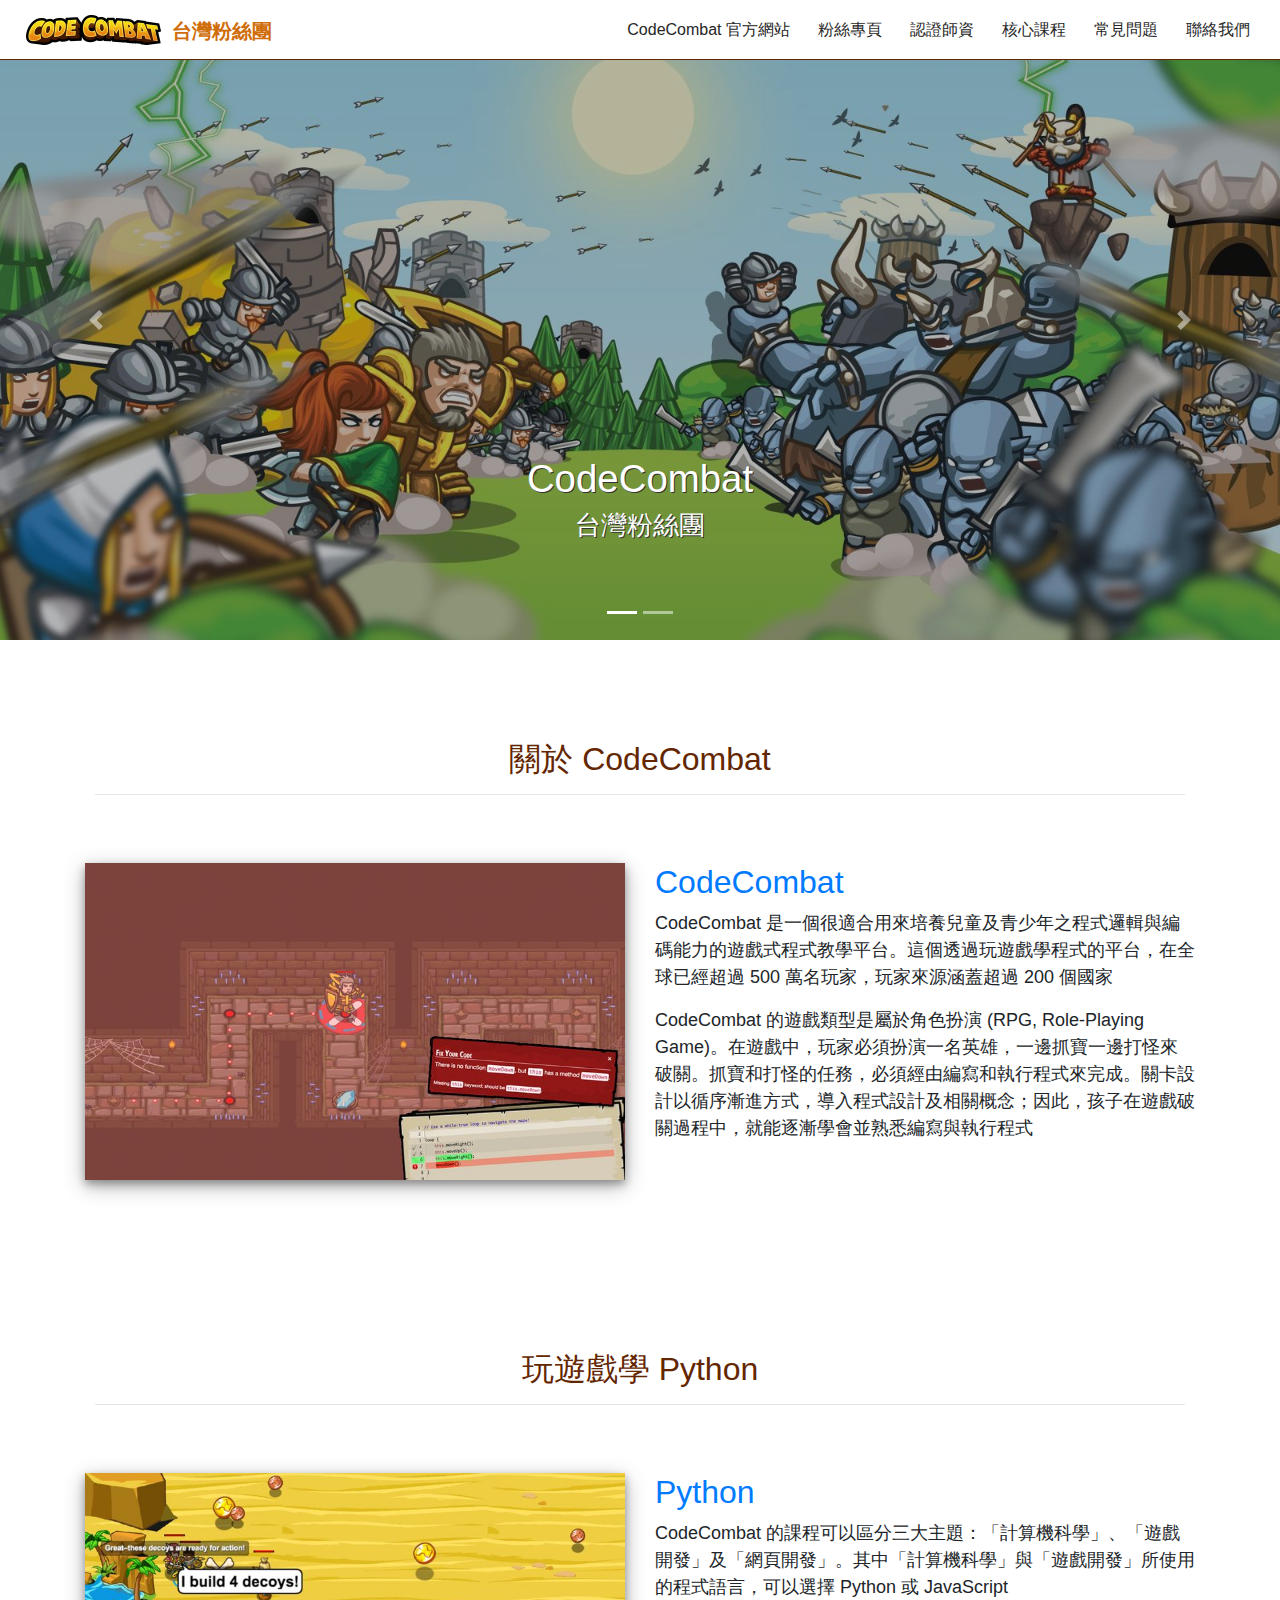
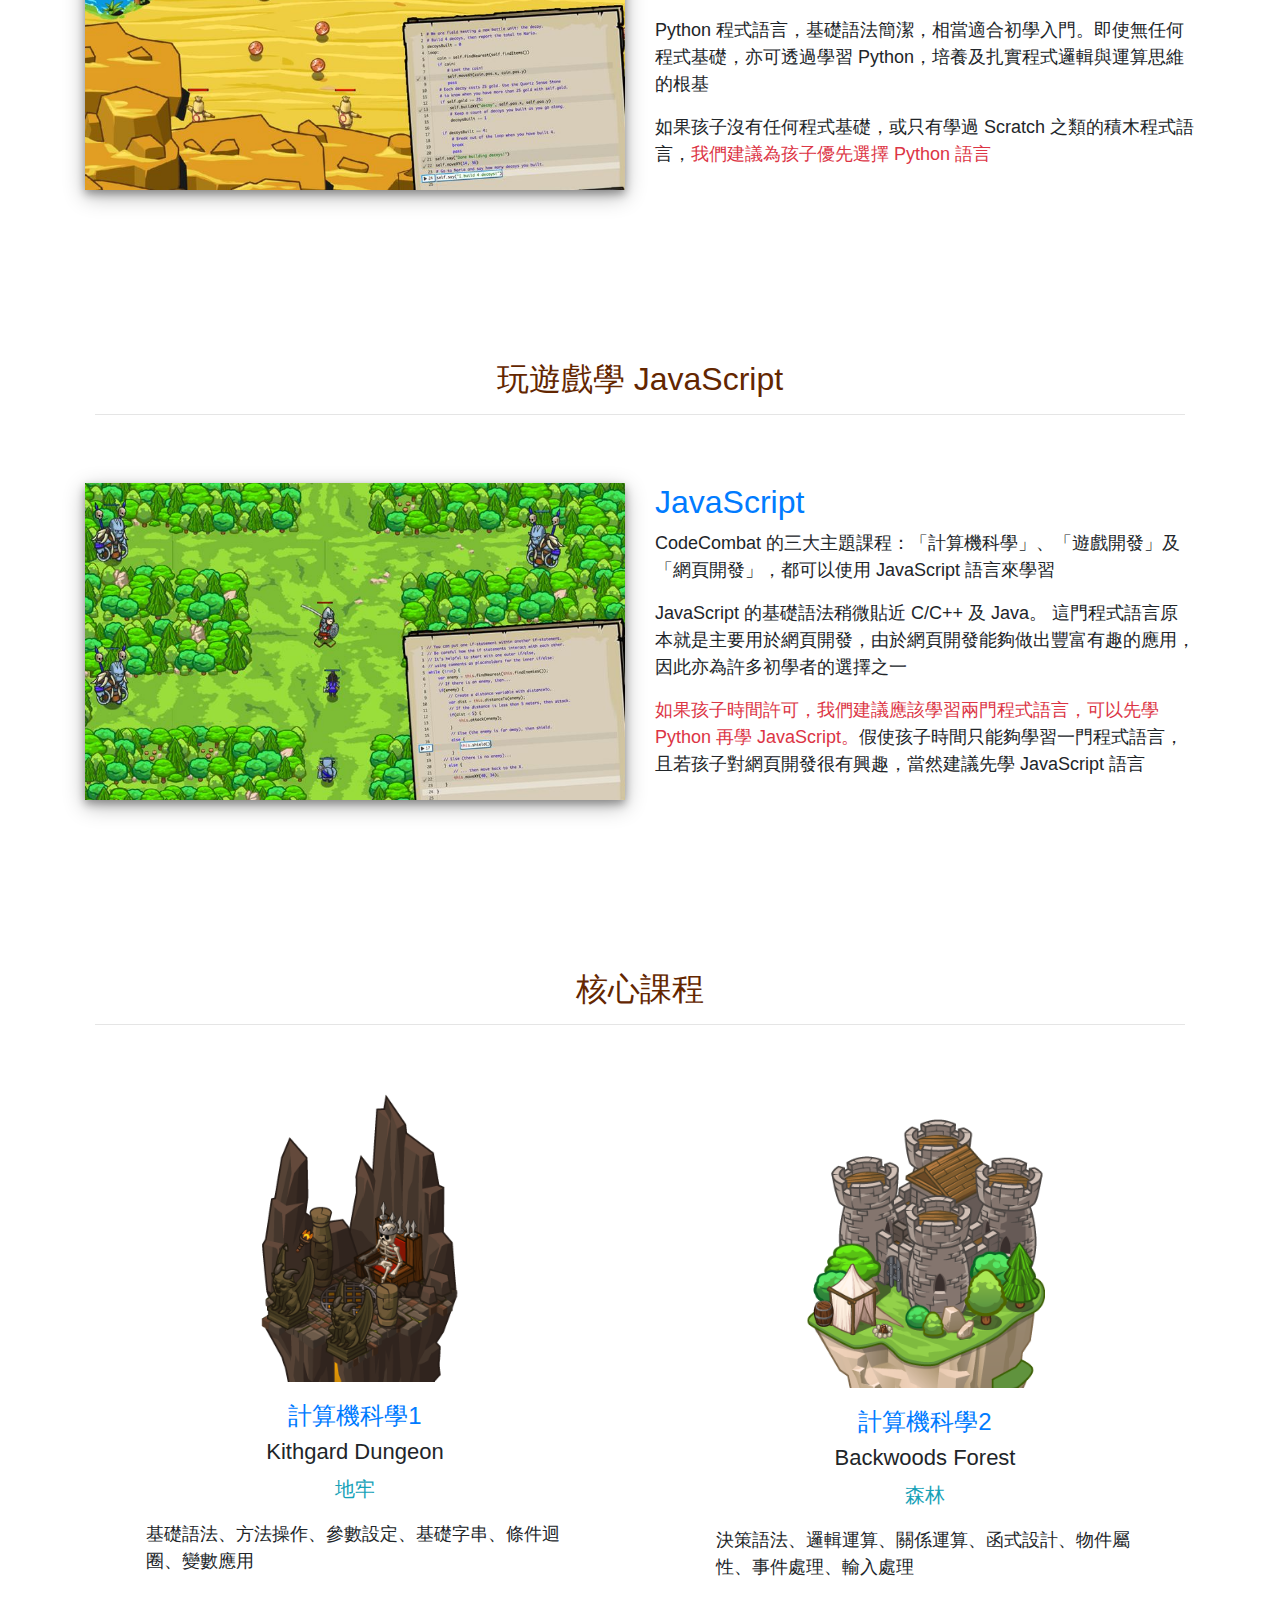
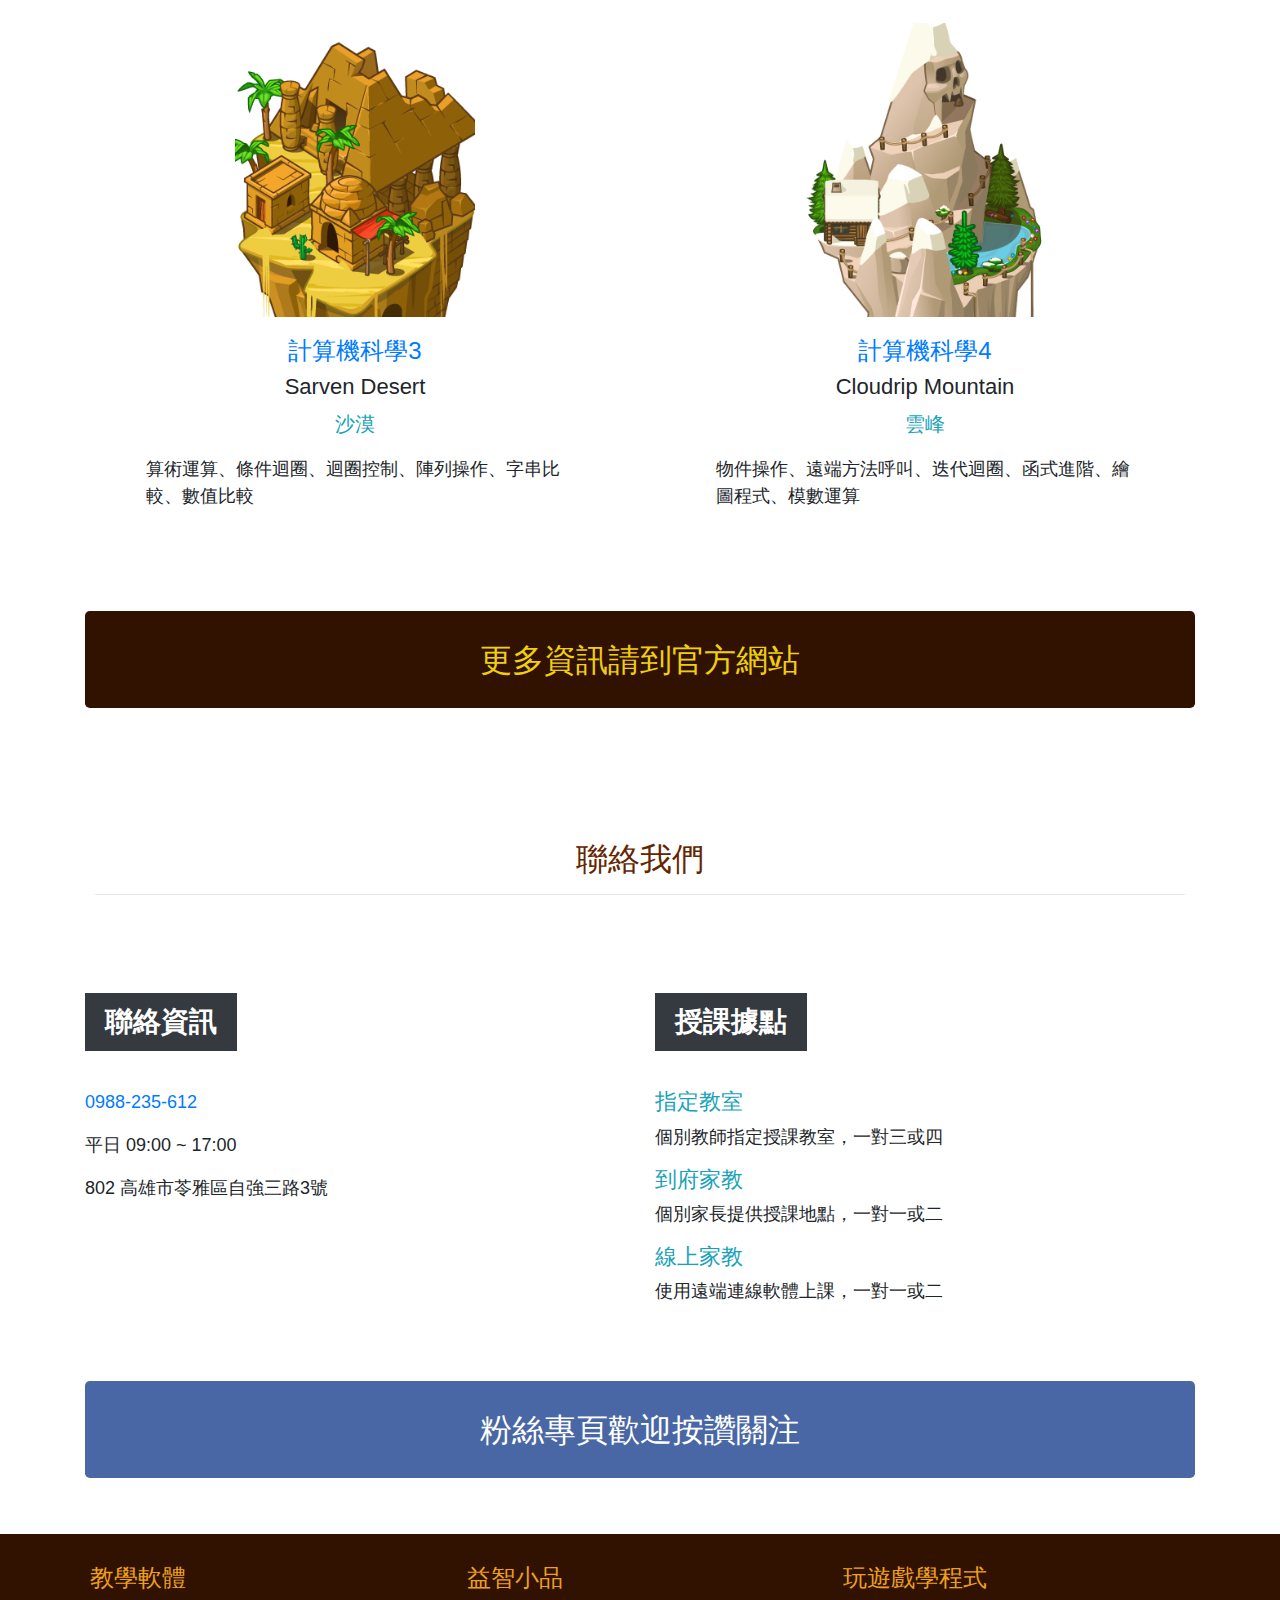
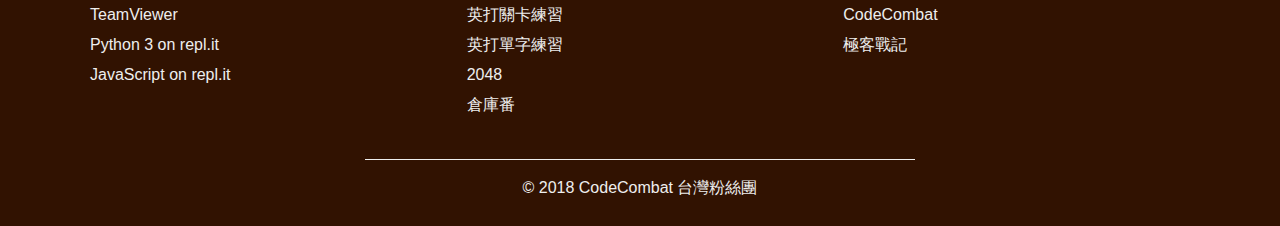
<file: index.html>
<!DOCTYPE html>
<html lang="zh-Hant-TW">
<head>
  <meta charset="utf-8">
  <meta http-equiv="X-UA-Compatible" content="IE=edge">
  <meta name="viewport" content="width=device-width, initial-scale=1, user-scalable=no, minimum-scale=1, maximum-scale=1">
  <meta name="description" content="我們是 CodeCombat 台灣粉絲團。CodeCombat 是很適合培養兒童及青少年之程式邏輯與編碼能力的遊戲式程式教學平台。全球已超過 500 萬名玩家，涵蓋超過 200 個國家。歡迎您關注台灣的推廣訊息。">
  <meta name="google-site-verification" content="gc55B97Nv00IFYkwyjotRPATzYPSrCc2AAcSk-oW4Vc" />
  <meta name="author" content="CodeCombat Taiwan">
  <title>CodeCombat 台灣粉絲團 - 培養兒童及青少年之程式邏輯與編碼能力的遊戲式程式教學平台</title>
  <link rel="shortcut icon" href="/favicon.png">
  <link rel="apple-touch-icon" href="/img/apple-touch-icon.png">
  <link rel="stylesheet" href="/css/bootstrap.min.css">
  <link rel="stylesheet" href="https://use.fontawesome.com/releases/v5.5.0/css/all.css" integrity="sha384-B4dIYHKNBt8Bc12p+WXckhzcICo0wtJAoU8YZTY5qE0Id1GSseTk6S+L3BlXeVIU" crossorigin="anonymous">
  <link rel="stylesheet" href="https://fonts.googleapis.com/css?family=Days+One">
  <link rel="stylesheet" href="/css/main.css?1901161147">
  <link rel="canonical" href="https://codecombat.tw/">
</head>

<body>
  <div id="preloader">
    <div id="status">&nbsp;</div>
  </div>
  
  <nav class="navbar navbar-expand-md fixed-top navbar-main">
    <button class="navbar-toggler navbar-toggler-right" type="button" data-toggle="collapse" data-target="#home-menu" aria-controls="home-menu" aria-expanded="false" aria-label="Toggle navigation">
      <span class="navbar-toggler-icon"></span>
    </button>
    <a class="navbar-brand" href="/"><img src="/img/logo.png" class="img-logo"> <span>台灣粉絲團</span></a>

    <div class="collapse navbar-collapse" id="home-menu">
      <ul class="navbar-nav ml-auto">
        <li class="nav-item"><a class="nav-link" href="https://codecombat.com/" target="_blank" rel="noopener noreferrer">CodeCombat 官方網站</a></li>
        <li class="nav-item"><a class="nav-link" href="https://www.facebook.com/codecombat.tw" target="_blank" rel="noopener noreferrer">粉絲專頁</a></li>
        <li class="nav-item"><a class="nav-link" href="/tutors">認證師資</a></li>
        <li class="nav-item"><a class="nav-link" href="#courses">核心課程</a></li>
        <li class="nav-item"><a class="nav-link" href="/faq">常見問題</a></li>
        <li class="nav-item"><a class="nav-link" href="#contactus">聯絡我們</a></li>
      </ul>
    </div>
  </nav>
  
  <h1 class="d-none">CodeCombat 台灣粉絲團</h1>
  <div id="po-carousel" class="carousel slide" data-ride="carousel">
    <div class="carousel-inner">
      
      <ol class="carousel-indicators">
        <li data-target="#po-carousel" data-slide-to="0" class="active"></li>
        <li data-target="#po-carousel" data-slide-to="1"></li>
      </ol>
      
      <div class="carousel-item active">
        <div class="slide-1">
          <div class="overlay"></div>
        </div>
        <img class="first-slide" src="/img/slide1.jpg" alt="Slide 1">
        <div class="container">
          <div class="carousel-caption">
            <h2>CodeCombat</h2>
            <h3>台灣粉絲團</h3>
          </div>
        </div>
      </div>
      <div class="carousel-item">
        <div class="slide-2">
          <div class="overlay"></div>
        </div>
        <img class="second-slide" src="/img/slide2.jpg" alt="Slide 2">
        <div class="container">
          <div class="carousel-caption">
            <h2>玩遊戲學程式</h2>
            <h3>從抓寶打怪開始</h3>
          </div>
        </div>
      </div>
    </div>
    <a class="carousel-control-prev" href="#po-carousel" role="button" data-slide="prev">
      <span class="carousel-control-prev-icon" aria-hidden="true"></span>
      <span class="sr-only">Prev</span>
    </a>
    <a class="carousel-control-next" href="#po-carousel" role="button" data-slide="next">
      <span class="carousel-control-next-icon" aria-hidden="true"></span>
      <span class="sr-only">Next</span>
    </a>
  </div>

  <div class="container">
    <div class="section-id" id="intro"></div>
    <div class="jumbotron jumbotron-section">
      <h2 class="texti-main">關於 CodeCombat</h2>
      <hr>
    </div>
    <section class="po-section">
      <div class="row">
          <div class="col-lg-6">
            <img src="/img/dungeon.jpg" alt="Dungeon" class="img-fluid">
          </div>
          <div class="col-lg-6">
            <h2 class="text-primary">CodeCombat</h2>
            <p>CodeCombat 是一個很適合用來培養兒童及青少年之程式邏輯與編碼能力的遊戲式程式教學平台。這個透過玩遊戲學程式的平台，在全球已經超過 500 萬名玩家，玩家來源涵蓋超過 200 個國家</p>
            <p>CodeCombat 的遊戲類型是屬於角色扮演 (RPG, Role-Playing Game)。在遊戲中，玩家必須扮演一名英雄，一邊抓寶一邊打怪來破關。抓寶和打怪的任務，必須經由編寫和執行程式來完成。關卡設計以循序漸進方式，導入程式設計及相關概念；因此，孩子在遊戲破關過程中，就能逐漸學會並熟悉編寫與執行程式</p>
          </div>
      </div>
    </section>
  </div>

  <div class="container">
    <div class="section-id" id="learnpy"></div>
    <div class="jumbotron jumbotron-section">
      <h2 class="texti-main">玩遊戲學 Python</h2>
      <hr>
    </div>
    <section class="po-section">
      <div class="row">
          <div class="col-lg-6">
            <img src="/img/desert.jpg" alt="Desert" class="img-fluid">
          </div>
          <div class="col-lg-6">
            <h2 class="text-primary">Python</h2>
            <p>CodeCombat 的課程可以區分三大主題：「計算機科學」、「遊戲開發」及「網頁開發」。其中「計算機科學」與「遊戲開發」所使用的程式語言，可以選擇 Python 或 JavaScript</p>
            <p>Python 程式語言，基礎語法簡潔，相當適合初學入門。即使無任何程式基礎，亦可透過學習 Python，培養及扎實程式邏輯與運算思維的根基</p>
            <p>如果孩子沒有任何程式基礎，或只有學過 Scratch 之類的積木程式語言，<span class="text-danger">我們建議為孩子優先選擇 Python 語言</span></p>
          </div>
      </div>
    </section>
  </div>

  <div class="container">
    <div class="section-id" id="learnjs"></div>
    <div class="jumbotron jumbotron-section">
      <h2 class="texti-main">玩遊戲學 JavaScript</h2>
      <hr>
    </div>
    <section class="po-section">
      <div class="row">
        <div class="col-lg-6">
          <img src="/img/forest.jpg" alt="Forest" class="img-fluid">
        </div>
        <div class="col-lg-6">
          <h2 class="text-primary">JavaScript</h2>
          <p>CodeCombat 的三大主題課程：「計算機科學」、「遊戲開發」及「網頁開發」，都可以使用 JavaScript 語言來學習</p>
          <p>JavaScript 的基礎語法稍微貼近 C/C++ 及 Java。 這門程式語言原本就是主要用於網頁開發，由於網頁開發能夠做出豐富有趣的應用，因此亦為許多初學者的選擇之一</p>
          <p><span class="text-danger">如果孩子時間許可，我們建議應該學習兩門程式語言，可以先學 Python 再學 JavaScript。</span>假使孩子時間只能夠學習一門程式語言，且若孩子對網頁開發很有興趣，當然建議先學 JavaScript 語言</p>
        </div>
      </div>
    </section>
  </div>

  <div class="container">
    <div class="section-id" id="courses"></div>
    <div class="jumbotron jumbotron-section">
      <h2 class="texti-main">核心課程</h2>
      <hr>
    </div>
    <section class="po-section">
      <div class="row">
        <div class="col-lg-6">
          <div class="card text-center">
            <img class="card-img-top img-park" src="/img/park-cs1.png" alt="CS1 Park">
            <div class="card-body">
              <h3 class="text-primary">計算機科學1</h3>
              <h4 class="card-title">Kithgard Dungeon</h4>
              <h5 class="text-info">地牢</h5>
              <p class="card-text text-left">基礎語法、方法操作、參數設定、基礎字串、條件迴圈、變數應用</p>
            </div>
          </div>
        </div>
        <div class="col-lg-6">
          <div class="card text-center">
            <img class="card-img-top img-park" src="/img/park-cs2.png" alt="CS2 Park">
            <div class="card-body">
              <h3 class="text-primary">計算機科學2</h3>
              <h4 class="card-title">Backwoods Forest</h4>
              <h5 class="text-info">森林</h5>
              <p class="card-text text-left">決策語法、邏輯運算、關係運算、函式設計、物件屬性、事件處理、輸入處理</p>
            </div>
          </div>
        </div>
      </div>
      <div class="row">
        <div class="col-lg-6">
          <div class="card text-center">
            <img class="card-img-top img-park" src="/img/park-cs3.png" alt="CS3 Park">
            <div class="card-body">
              <h3 class="text-primary">計算機科學3</h3>
              <h4 class="card-title">Sarven Desert</h4>
              <h5 class="text-info">沙漠</h5>
              <p class="card-text text-left">算術運算、條件迴圈、迴圈控制、陣列操作、字串比較、數值比較</p>
            </div>
          </div>
        </div>
        <div class="col-lg-6">
          <div class="card text-center">
            <img class="card-img-top img-park" src="/img/park-cs4.png" alt="CS4 Park">
            <div class="card-body">
              <h3 class="text-primary">計算機科學4</h3>
              <h4 class="card-title">Cloudrip Mountain</h4>
              <h5 class="text-info">雲峰</h5>
              <p class="card-text text-left">物件操作、遠端方法呼叫、迭代迴圈、函式進階、繪圖程式、模數運算</p>
            </div>
          </div>
        </div>
      </div>

      <a href="https://codecombat.com/" target="_blank" rel="noopener noreferrer">
        <div class="jumbotron jumbotron-main">
          <h2>更多資訊請到官方網站</h2>
        </div>
      </a>
    </section>
  </div>

  <div class="container">
    <div class="section-id" id="contactus"></div>
    <div class="jumbotron jumbotron-section">
      <h2 class="texti-main">聯絡我們</h2>
      <hr>
    </div>
    <section class="po-section">
      <div class="row">
        <div class="col-lg-6">
          <h3><span class="badge badge-dark">聯絡資訊</span></h3>
          <p><i class="fas fa-fw fa-mobile"></i> <a href="tel:0988235612">0988-235-612</a></p>
          <p><i class="fas fa-fw fa-business-time"></i> 平日 09:00 ~ 17:00</p>
          <p><i class="fas fa-fw fa-street-view"></i> 802 高雄市苓雅區自強三路3號</p>
        </div>
        <div class="col-lg-6">
          <h3><span class="badge badge-dark">授課據點</span></h3>
          <h4 class="text-info">指定教室</h4>
          <p>個別教師指定授課教室，一對三或四</p>
          <h4 class="text-info">到府家教</h4>
          <p>個別家長提供授課地點，一對一或二</p>
          <h4 class="text-info">線上家教</h4>
          <p>使用遠端連線軟體上課，一對一或二</p>
        </div>
      </div>
    </section>

    <a href="https://www.facebook.com/codecombat.tw" target="_blank" rel="noopener noreferrer">
      <div class="jumbotron jumbotron-facebook">
        <h2>粉絲專頁歡迎按讚關注</h2>
      </div>
    </a>
  </div>

  <br>
  <footer>
    <div class="container">
      <div class="row">
        <div class="links col-md-4">
          <h4>教學軟體</h4>
          <p><a href="https://www.teamviewer.com/tw/" target="_blank" rel="noopener noreferrer">TeamViewer</a></p>
          <p><a href="https://repl.it/languages/python3" target="_blank" rel="noopener noreferrer">Python 3 on repl.it</a></p>
          <p><a href="https://repl.it/languages/javascript" target="_blank" rel="noopener noreferrer">JavaScript on repl.it</a></p>
        </div>
        <div class="links col-md-4">
          <h4>益智小品</h4>
          <p><a href="https://www.typingclub.com/" target="_blank" rel="noopener noreferrer">英打關卡練習</a></p>
          <p><a href="https://10fastfingers.com/typing-test/english" target="_blank" rel="noopener noreferrer">英打單字練習</a></p>
          <p><a href="https://gabrielecirulli.github.io/2048/" target="_blank" rel="noopener noreferrer">2048</a></p>
          <p><a href="http://sokoban.info/" target="_blank" rel="noopener noreferrer">倉庫番</a></p>
        </div>
        <div class="links col-md-4">
          <h4>玩遊戲學程式</h4>
          <p><a href="https://codecombat.com/" target="_blank" rel="noopener noreferrer">CodeCombat</a></p>
          <p><a href="https://codecombat.163.com/" target="_blank" rel="noopener noreferrer">極客戰記</a></p>
        </div>
      </div>
      <div class="copy-right text-center">
        <hr>
        <p>&copy; 2018 CodeCombat 台灣粉絲團</p>
      </div>      
    </div>
  </footer>

  <script src="/js/jquery.min.js"></script>
  <script src="/js/bootstrap.min.js"></script>
  <script src="/js/jquery.touchSwipe.min.js"></script>
  <script src="/js/main.js?1812170943"></script>
  
</body>
</html>
</file>
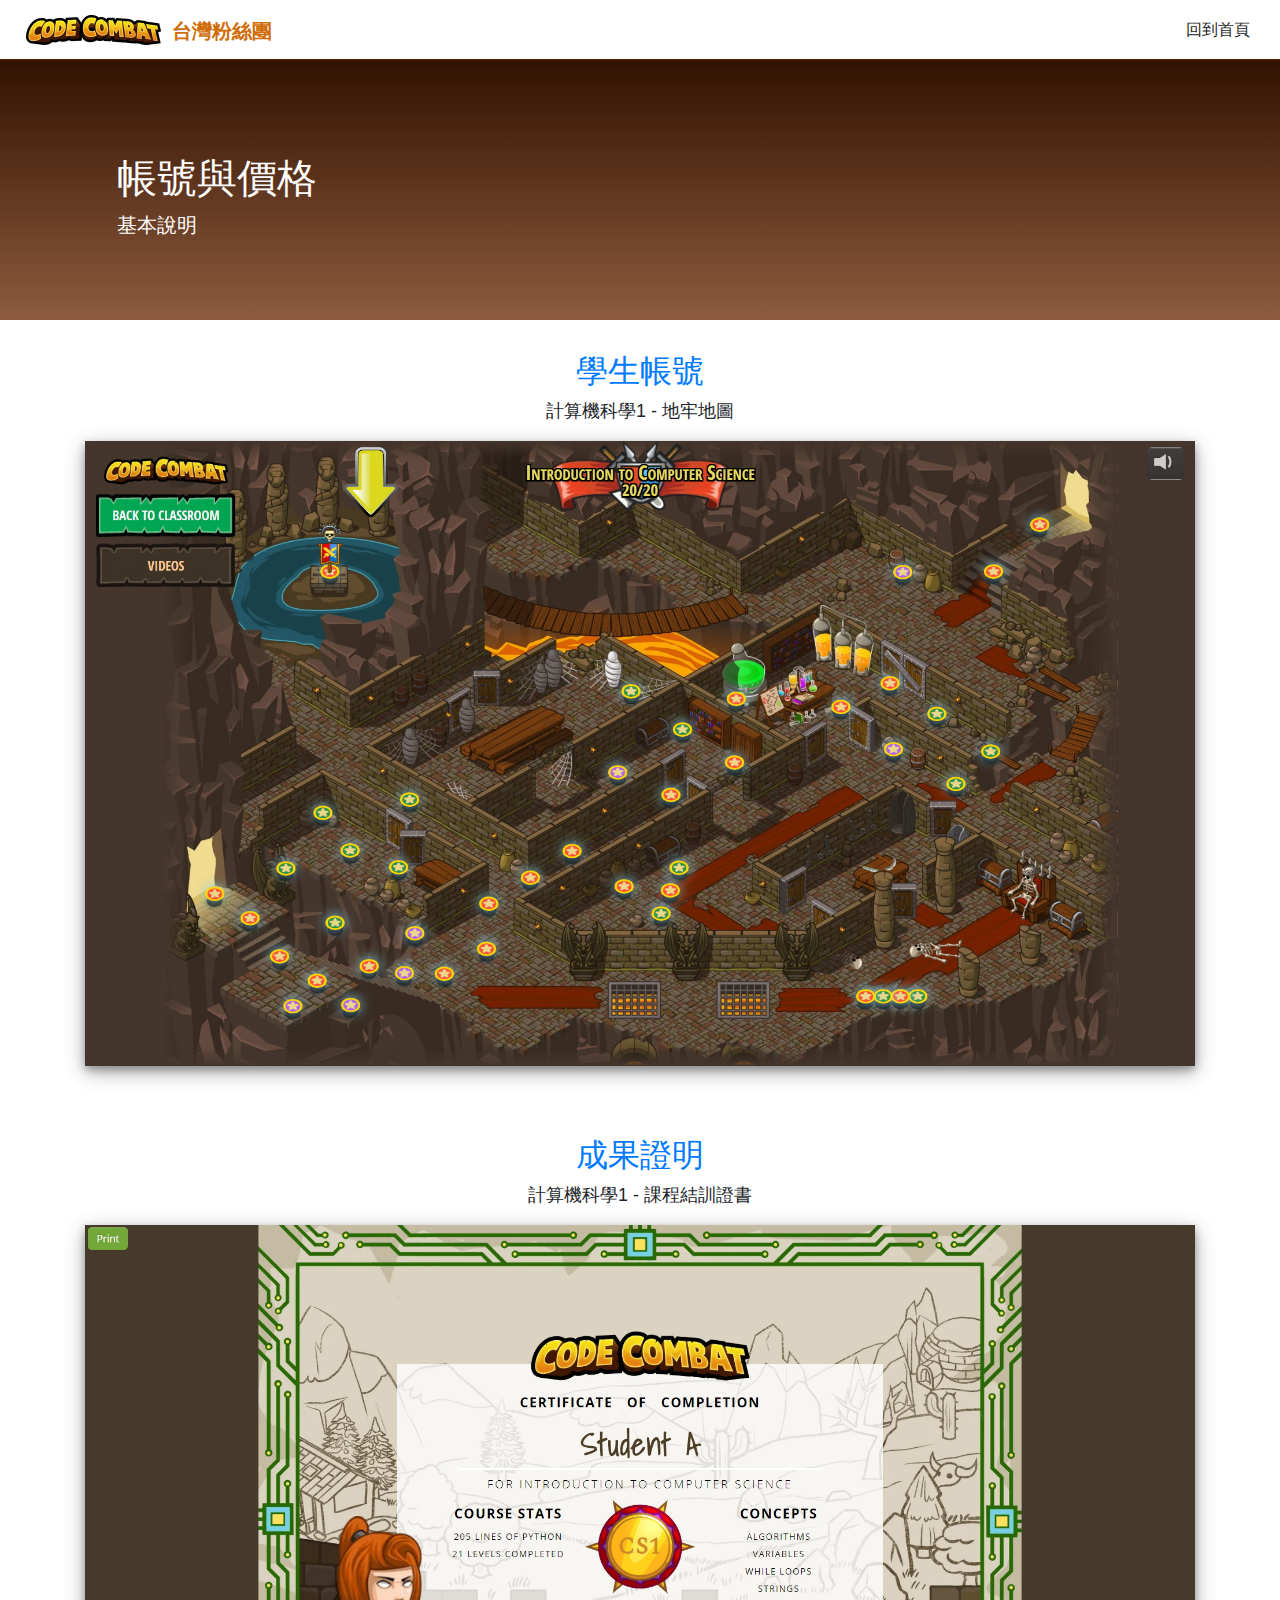
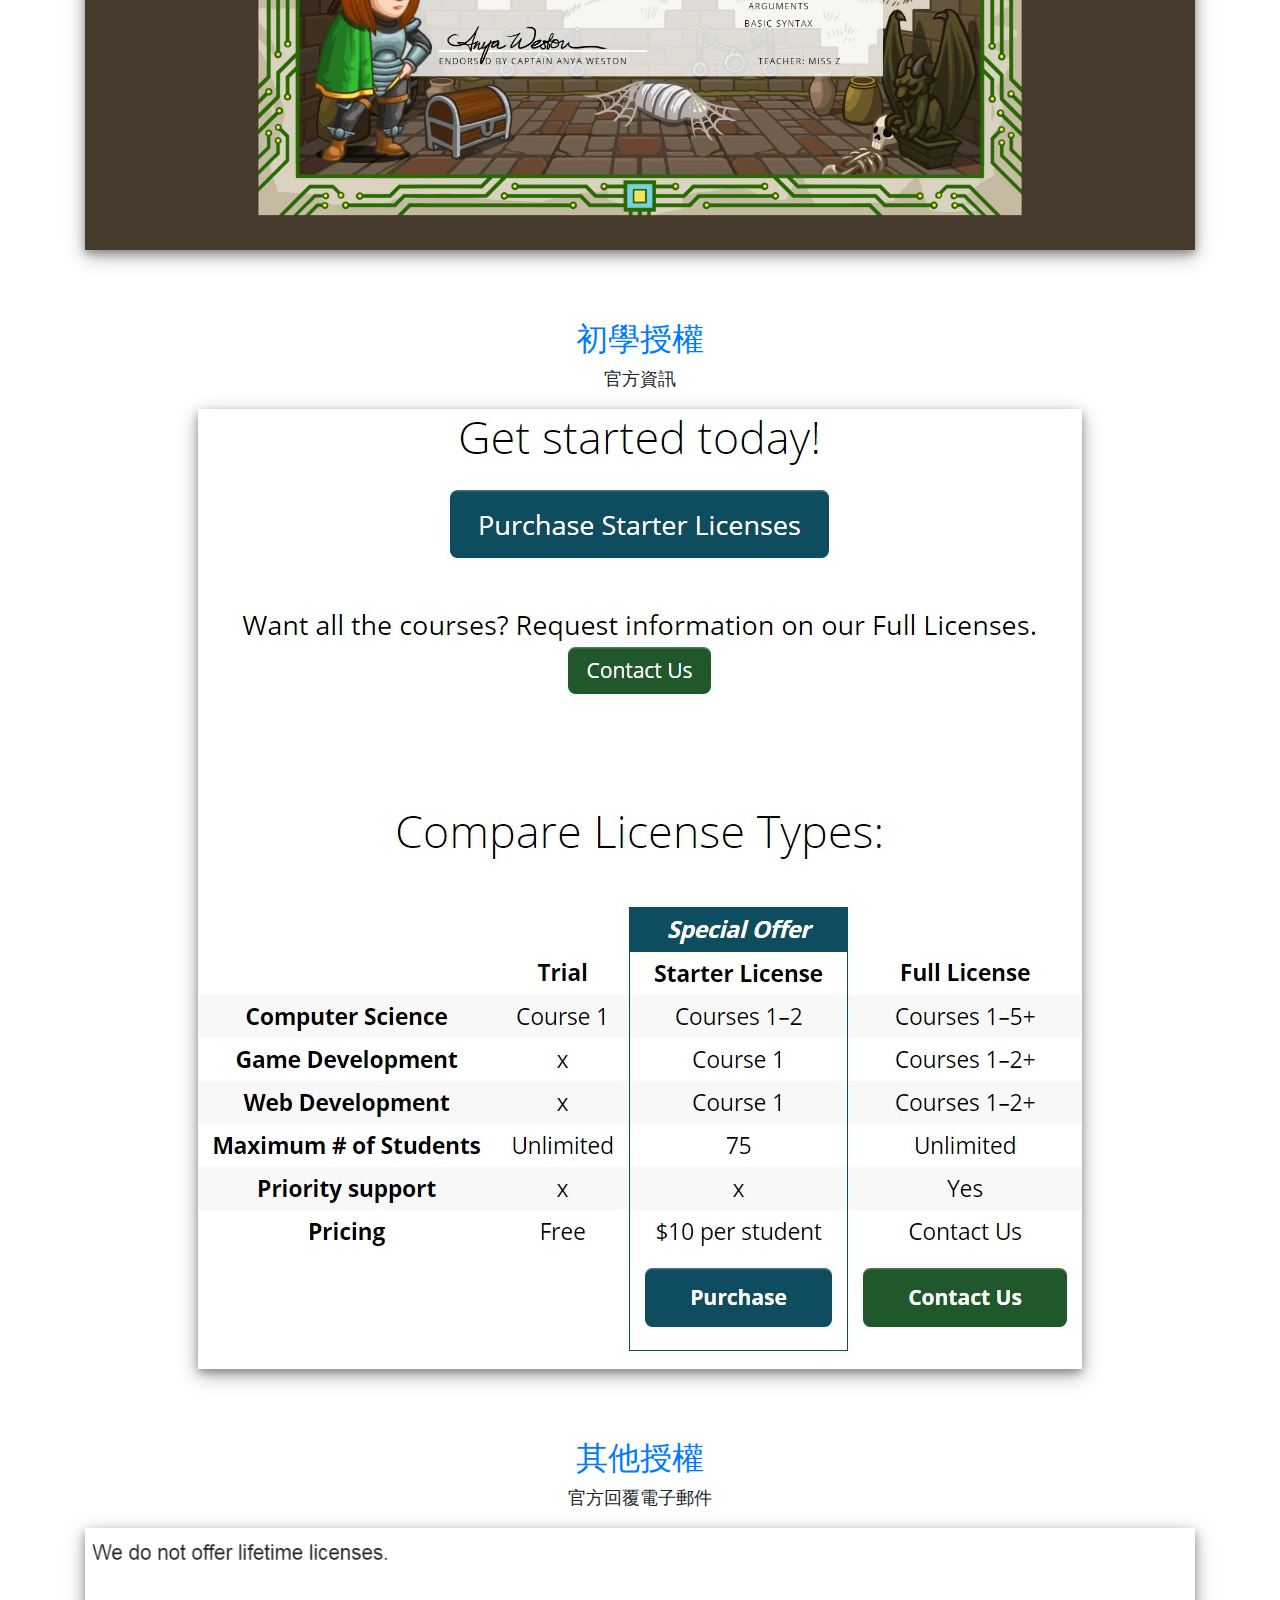
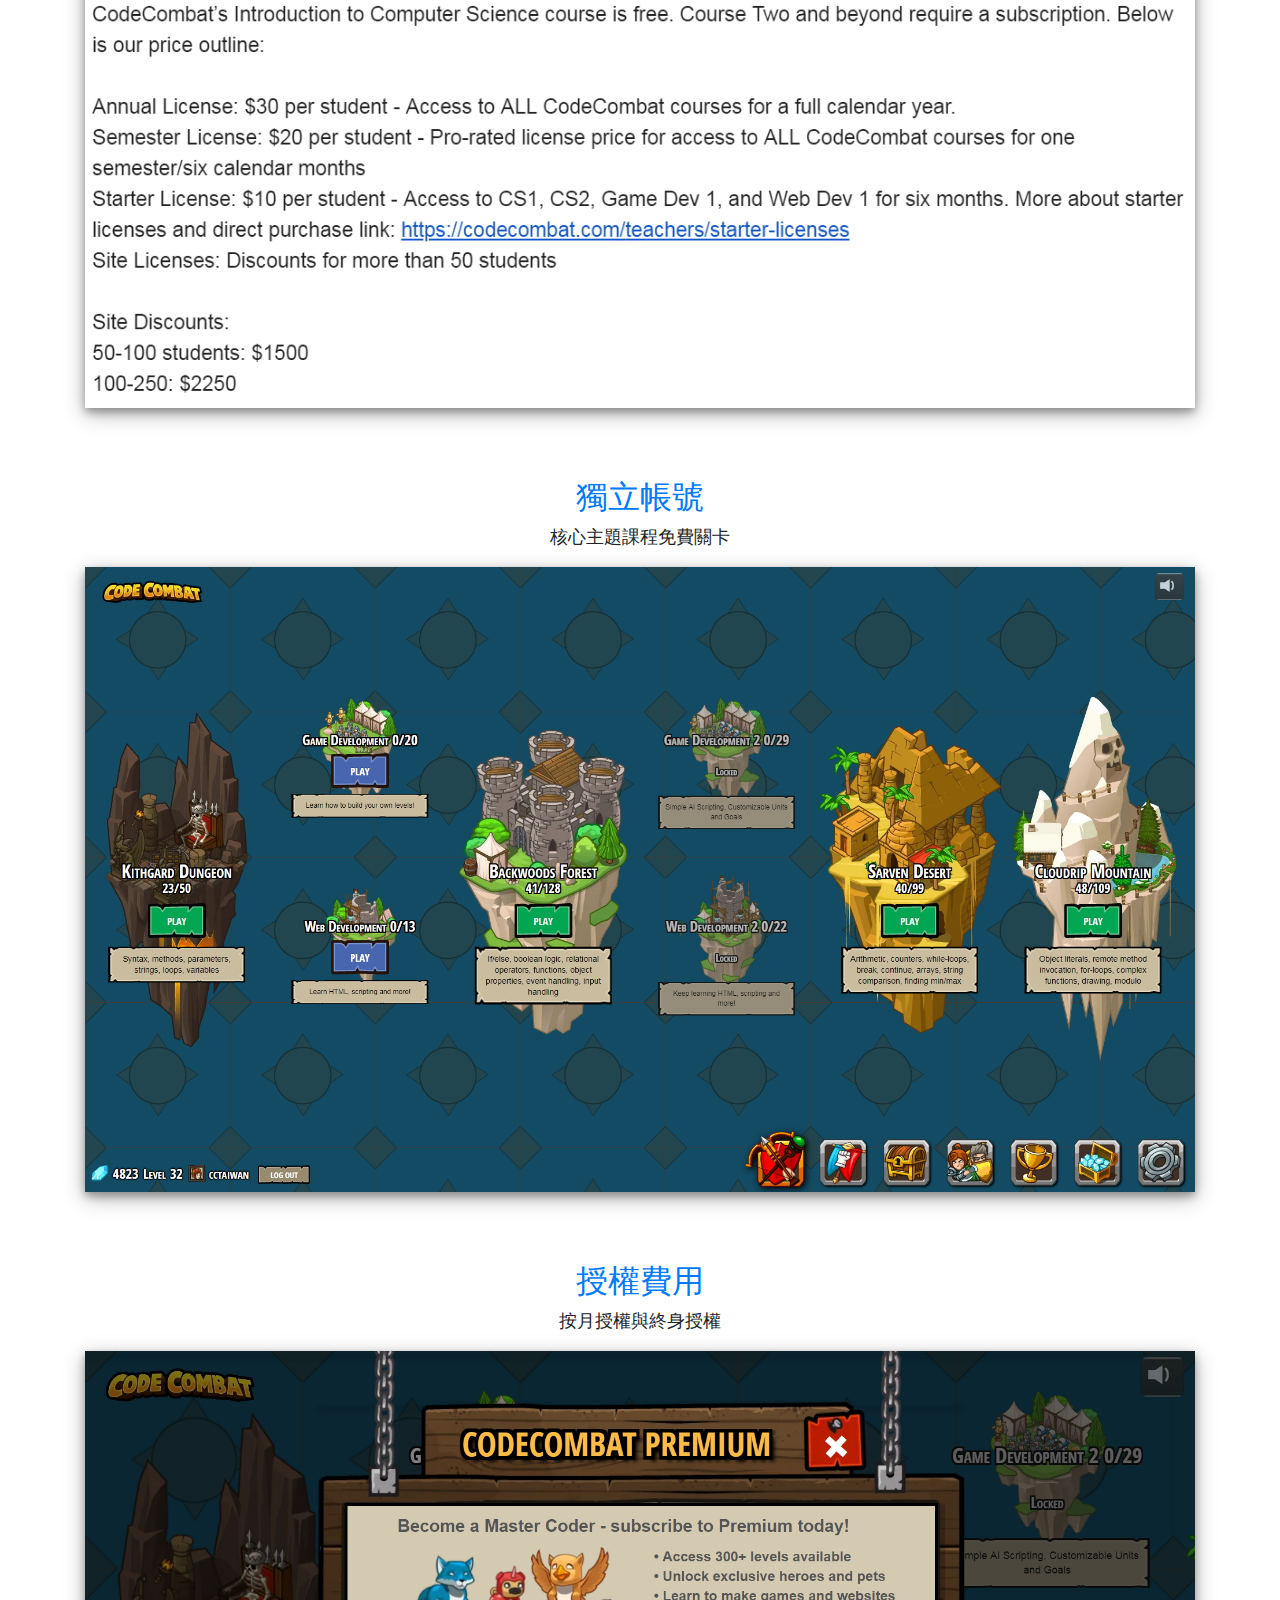
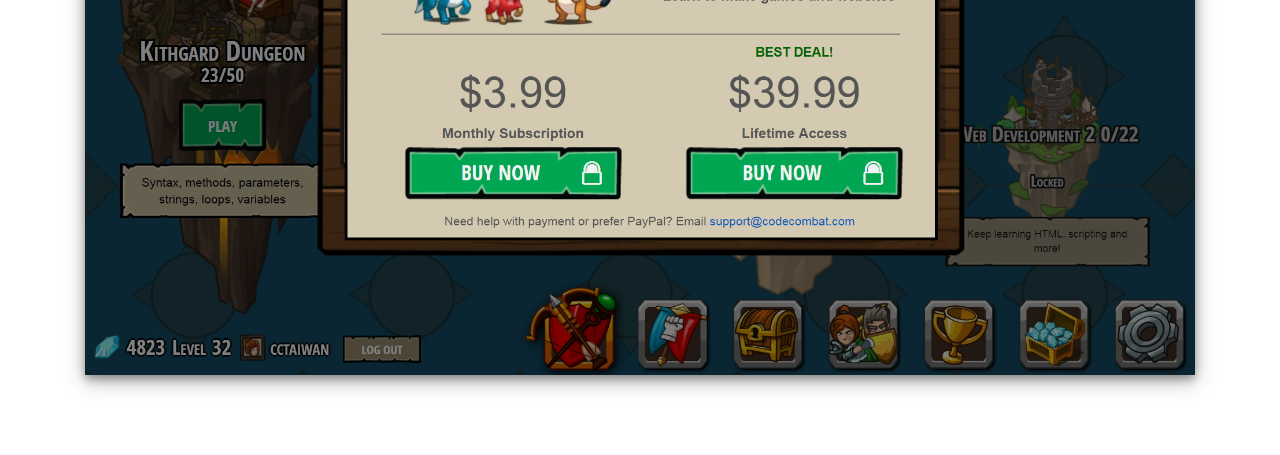
<file: cc-pricing/index.html>
<!DOCTYPE html>
<html lang="zh-Hant-TW">
<head>
  <meta charset="utf-8">
  <meta http-equiv="X-UA-Compatible" content="IE=edge">
  <meta name="viewport" content="width=device-width, initial-scale=1, user-scalable=no, minimum-scale=1, maximum-scale=1">
  <meta name="description" content="我們是 CodeCombat 台灣粉絲團。CodeCombat 是很適合培養兒童及青少年之程式邏輯與編碼能力的遊戲式程式教學平台。全球已超過 500 萬名玩家，涵蓋超過 200 個國家。歡迎您關注台灣的推廣訊息。">
  <meta name="author" content="CodeCombat Taiwan">
  <title>帳號與價格 | CodeCombat 台灣粉絲團</title>
  <link rel="shortcut icon" href="/favicon.png">
  <link rel="apple-touch-icon" href="/img/apple-touch-icon.png">
  <link rel="stylesheet" href="/css/bootstrap.min.css">
  <link rel="stylesheet" href="https://fonts.googleapis.com/css?family=Days+One">
  <link rel="stylesheet" href="/css/main.css?1812210747">
  <link rel="canonical" href="https://codecombat.tw/">
</head>

<body>
  <div id="preloader">
    <div id="status">&nbsp;</div>
  </div>
  
  <nav class="navbar navbar-expand-md fixed-top navbar-main">
    <button class="navbar-toggler navbar-toggler-right" type="button" data-toggle="collapse" data-target="#home-menu" aria-controls="home-menu" aria-expanded="false" aria-label="Toggle navigation">
      <span class="navbar-toggler-icon"></span>
    </button>
    <a class="navbar-brand" href="/"><img src="/img/logo.png" class="img-logo"> <span>台灣粉絲團</span></a>

    <div class="collapse navbar-collapse" id="home-menu">
      <ul class="navbar-nav ml-auto">
        <li class="nav-item"><a class="nav-link" href="/">回到首頁</a></li>
      </ul>
    </div>
  </nav>

  <header class="page-header">
    <div class="container">
      <div class="jumbotron jumbotron-cover">
        <h1>帳號與價格</h1>
        <p>基本說明</p>
      </div>
    </div>
  </header>

  <div class="container">
    <section class="po-section text-center">
      <h2 class="text-primary">學生帳號</h2>
      <p>計算機科學1 - 地牢地圖</p>
      <img src="stu-cs1.jpg" class="img-fluid" alt="">
    </section>

    <section class="po-section text-center">
      <h2 class="text-primary">成果證明</h2>
      <p>計算機科學1 - 課程結訓證書</p>
      <img src="stu-cert.jpg" class="img-fluid" alt="">
    </section>

    <section class="po-section text-center">
      <h2 class="text-primary">初學授權</h2>
      <p>官方資訊</p>
      <img src="license-starter.jpg" class="img-fluid" alt="">
    </section>

    <section class="po-section text-center">
      <h2 class="text-primary">其他授權</h2>
      <p>官方回覆電子郵件</p>
      <img src="license-types.jpg" class="img-fluid" alt="">
    </section>

    <section class="po-section text-center">
      <h2 class="text-primary">獨立帳號</h2>
      <p>核心主題課程免費關卡</p>
      <img src="idv-free.jpg" class="img-fluid" alt="">
    </section>

    <section class="po-section text-center">
      <h2 class="text-primary">授權費用</h2>
      <p>按月授權與終身授權</p>
      <img src="idv-pricing.jpg" class="img-fluid" alt="">
    </section>
  </div>

  <script src="/js/jquery.min.js"></script>
  <script src="/js/bootstrap.min.js"></script>
  <script src="/js/jquery.touchSwipe.min.js"></script>
  <script src="/js/main.js?1812170943"></script>
</body>
</html>
</file>
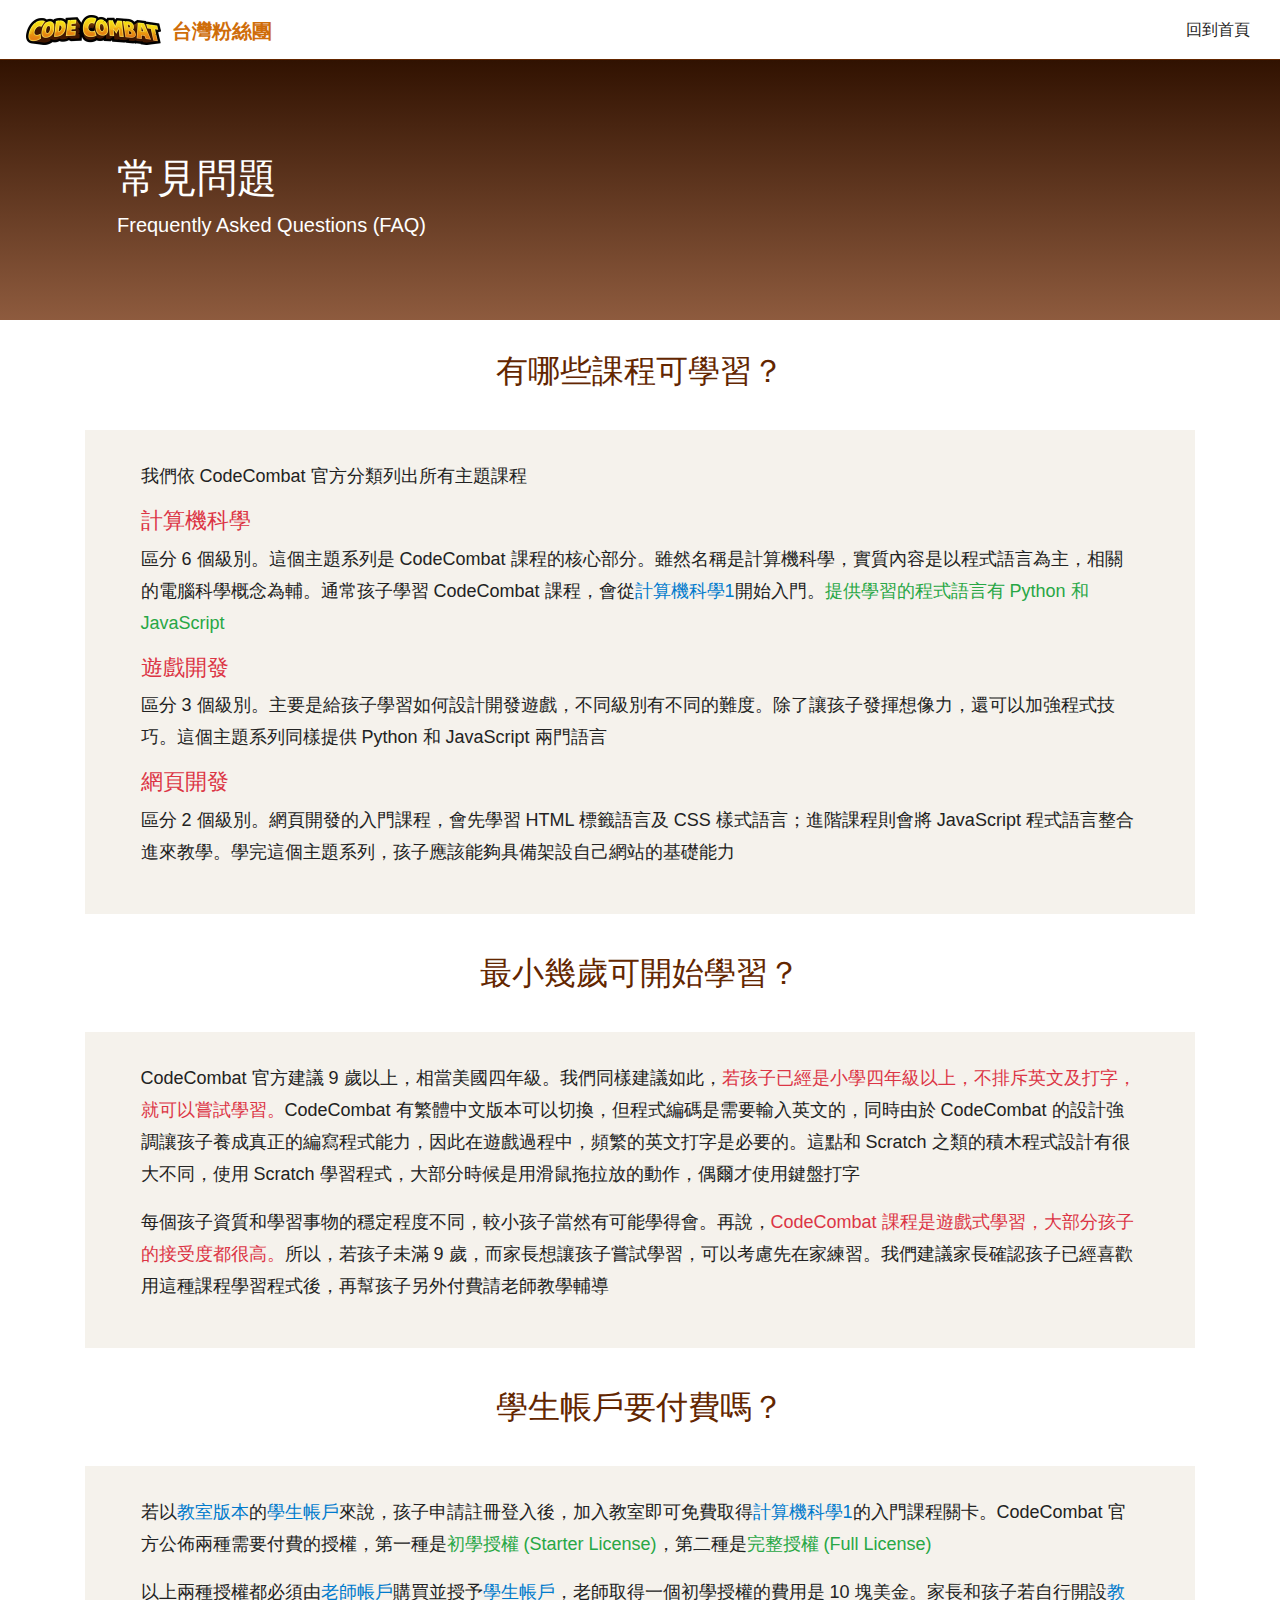
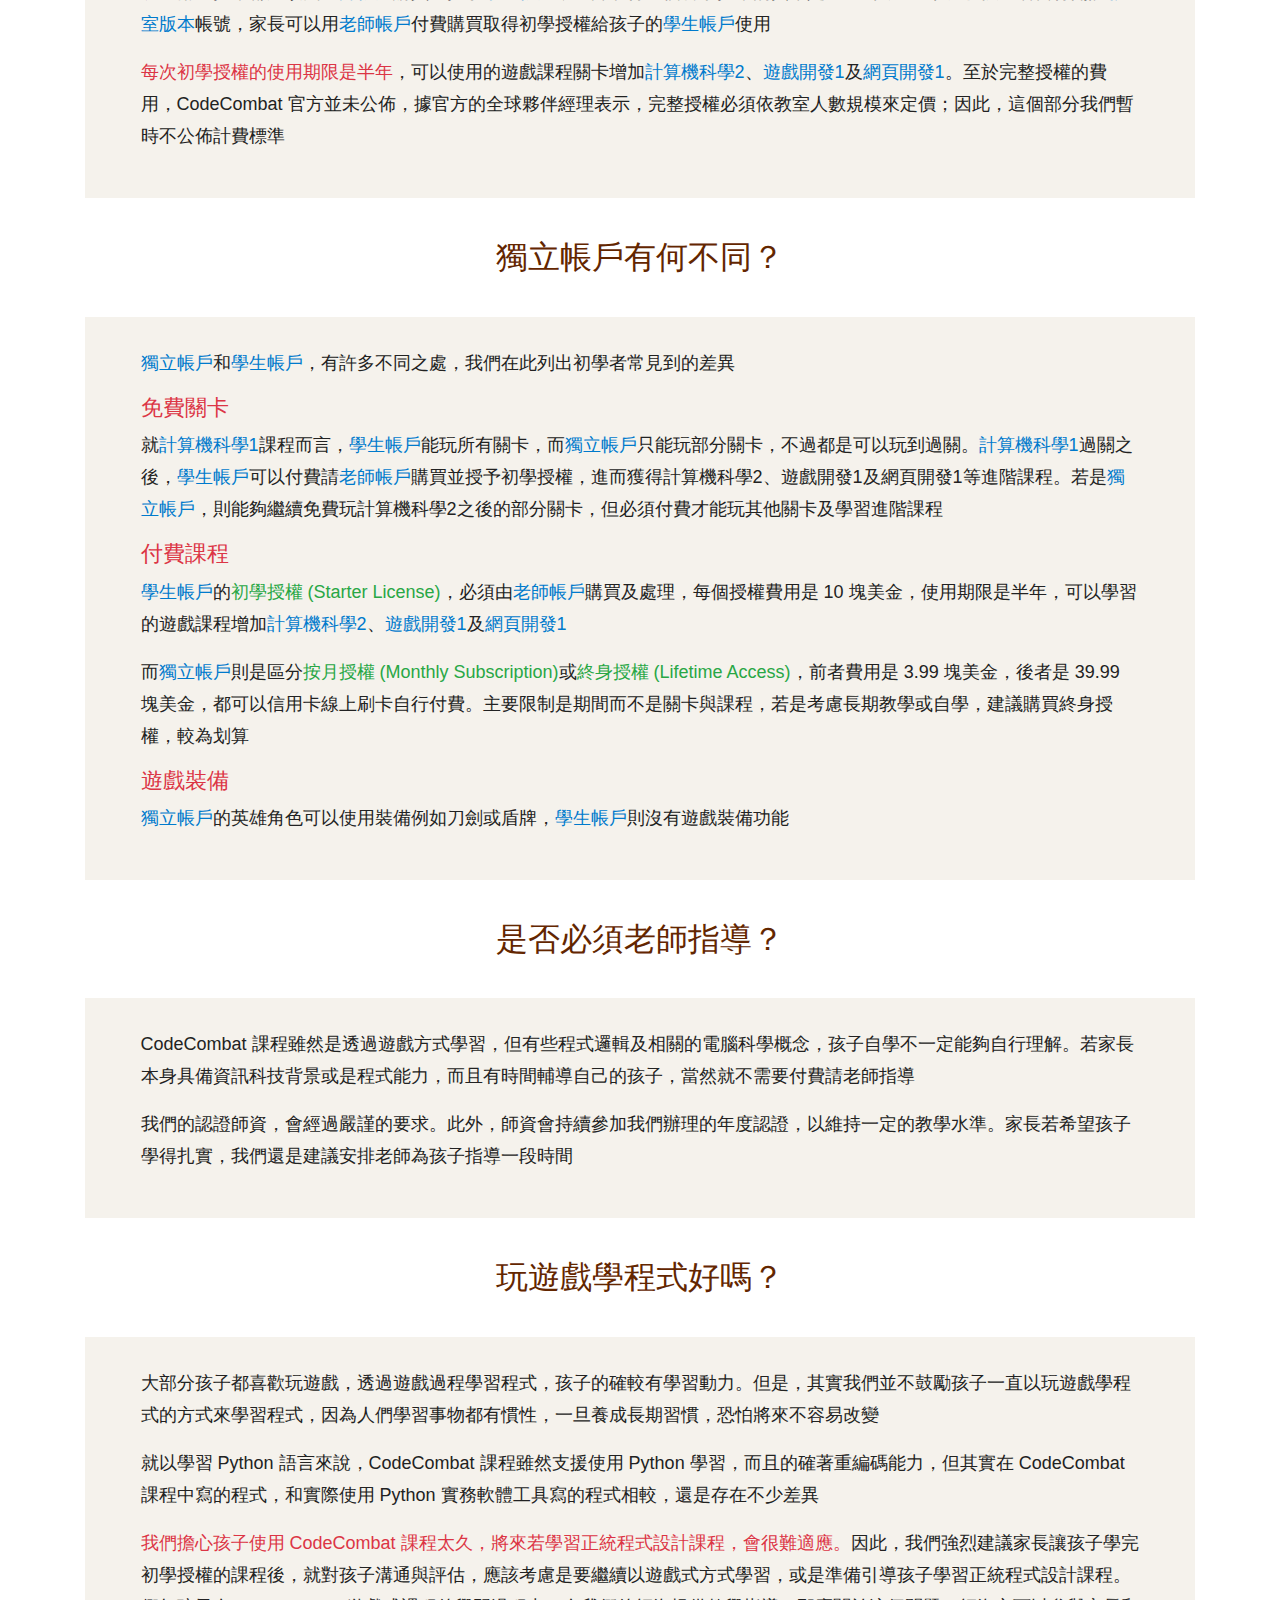
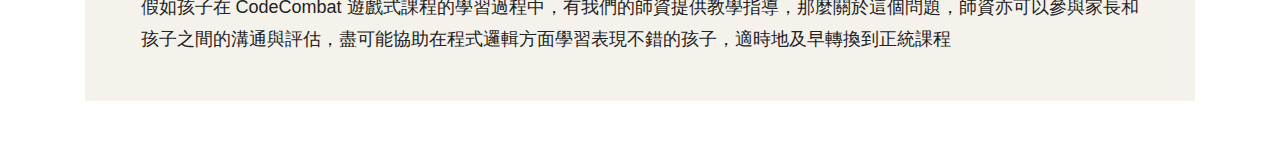
<file: faq/index.html>
<!DOCTYPE html>
<html lang="zh-Hant-TW">
<head>
  <meta charset="utf-8">
  <meta http-equiv="X-UA-Compatible" content="IE=edge">
  <meta name="viewport" content="width=device-width, initial-scale=1, user-scalable=no, minimum-scale=1, maximum-scale=1">
  <meta name="description" content="我們是 CodeCombat 台灣粉絲團。CodeCombat 是很適合培養兒童及青少年之程式邏輯與編碼能力的遊戲式程式教學平台。全球已超過 500 萬名玩家，涵蓋超過 200 個國家。歡迎您關注台灣的推廣訊息。">
  <meta name="author" content="CodeCombat Taiwan">
  <title>常見問題 | CodeCombat 台灣粉絲團</title>
  <link rel="shortcut icon" href="/favicon.png">
  <link rel="apple-touch-icon" href="/img/apple-touch-icon.png">
  <link rel="stylesheet" href="/css/bootstrap.min.css">
  <link rel="stylesheet" href="https://fonts.googleapis.com/css?family=Days+One">
  <link rel="stylesheet" href="/css/main.css?1901161147">
  <link rel="canonical" href="https://codecombat.tw/">
</head>

<body>
  <div id="preloader">
    <div id="status">&nbsp;</div>
  </div>
  
  <nav class="navbar navbar-expand-md fixed-top navbar-main">
    <button class="navbar-toggler navbar-toggler-right" type="button" data-toggle="collapse" data-target="#home-menu" aria-controls="home-menu" aria-expanded="false" aria-label="Toggle navigation">
      <span class="navbar-toggler-icon"></span>
    </button>
    <a class="navbar-brand" href="/"><img src="/img/logo.png" class="img-logo"> <span>台灣粉絲團</span></a>

    <div class="collapse navbar-collapse" id="home-menu">
      <ul class="navbar-nav ml-auto">
        <li class="nav-item"><a class="nav-link" href="/">回到首頁</a></li>
      </ul>
    </div>
  </nav>

  <header class="page-header">
    <div class="container">
      <div class="jumbotron jumbotron-cover">
        <h1>常見問題</h1>
        <p>Frequently Asked Questions (FAQ)</p>
      </div>
    </div>
  </header>

  <div class="container">
    <section class="po-section">
      <h2 class="texti-main text-center">有哪些課程可學習？</h2>
      <div class="ans-body">
        <p>我們依 CodeCombat 官方分類列出所有主題課程</p>   
        <h4 class="text-danger">計算機科學</h4>
        <p>區分 6 個級別。這個主題系列是 CodeCombat 課程的核心部分。雖然名稱是計算機科學，實質內容是以程式語言為主，相關的電腦科學概念為輔。通常孩子學習 CodeCombat 課程，會從<span>計算機科學1</span>開始入門。<span class="text-success">提供學習的程式語言有 Python 和 JavaScript</span></p>
        <h4 class="text-danger">遊戲開發</h4>
        <p>區分 3 個級別。主要是給孩子學習如何設計開發遊戲，不同級別有不同的難度。除了讓孩子發揮想像力，還可以加強程式技巧。這個主題系列同樣提供 Python 和 JavaScript 兩門語言</p>
        <h4 class="text-danger">網頁開發</h4>
        <p>區分 2 個級別。網頁開發的入門課程，會先學習 HTML 標籤語言及 CSS 樣式語言；進階課程則會將 JavaScript 程式語言整合進來教學。學完這個主題系列，孩子應該能夠具備架設自己網站的基礎能力</p>
      </div>
    </section>

    <section class="po-section">
      <h2 class="texti-main text-center">最小幾歲可開始學習？</h2>
      <div class="ans-body">
        <p>CodeCombat 官方建議 9 歲以上，相當美國四年級。我們同樣建議如此，<span class="text-danger">若孩子已經是小學四年級以上，不排斥英文及打字，就可以嘗試學習。</span>CodeCombat 有繁體中文版本可以切換，但程式編碼是需要輸入英文的，同時由於 CodeCombat 的設計強調讓孩子養成真正的編寫程式能力，因此在遊戲過程中，頻繁的英文打字是必要的。這點和 Scratch 之類的積木程式設計有很大不同，使用 Scratch 學習程式，大部分時候是用滑鼠拖拉放的動作，偶爾才使用鍵盤打字</p>
        <p>每個孩子資質和學習事物的穩定程度不同，較小孩子當然有可能學得會。再說，<span class="text-danger">CodeCombat 課程是遊戲式學習，大部分孩子的接受度都很高。</span>所以，若孩子未滿 9 歲，而家長想讓孩子嘗試學習，可以考慮先在家練習。我們建議家長確認孩子已經喜歡用這種課程學習程式後，再幫孩子另外付費請老師教學輔導</p>
      </div>
    </section>

    <section class="po-section">
      <h2 class="texti-main text-center">學生帳戶要付費嗎？</h2>
      <div class="ans-body">
        <p>若以<span>教室版本</span>的<span>學生帳戶</span>來說，孩子申請註冊登入後，加入教室即可免費取得<span>計算機科學1</span>的入門課程關卡。CodeCombat 官方公佈兩種需要付費的授權，第一種是<span class="text-success">初學授權 (Starter License)</span>，第二種是<span class="text-success">完整授權 (Full License)</span></p>
        <p>以上兩種授權都必須由<span>老師帳戶</span>購買並授予<span>學生帳戶</span>，老師取得一個初學授權的費用是 10 塊美金。家長和孩子若自行開設<span>教室版本</span>帳號，家長可以用<span>老師帳戶</span>付費購買取得初學授權給孩子的<span>學生帳戶</span>使用</p>
        <p><span class="text-danger">每次初學授權的使用期限是半年</span>，可以使用的遊戲課程關卡增加<span>計算機科學2</span>、<span>遊戲開發1</span>及<span>網頁開發1</span>。至於完整授權的費用，CodeCombat 官方並未公佈，據官方的全球夥伴經理表示，完整授權必須依教室人數規模來定價；因此，這個部分我們暫時不公佈計費標準</p>
      </div>
    </section>

    <section class="po-section">
      <h2 class="texti-main text-center">獨立帳戶有何不同？</h2>
      <div class="ans-body">
        <p><span>獨立帳戶</span>和<span>學生帳戶</span>，有許多不同之處，我們在此列出初學者常見到的差異</p>
        <h4 class="text-danger">免費關卡</h4>
        <p>就<span>計算機科學1</span>課程而言，<span>學生帳戶</span>能玩所有關卡，而<span>獨立帳戶</span>只能玩部分關卡，不過都是可以玩到過關。<span>計算機科學1</span>過關之後，<span>學生帳戶</span>可以付費請<span>老師帳戶</span>購買並授予初學授權，進而獲得計算機科學2、遊戲開發1及網頁開發1等進階課程。若是<span>獨立帳戶</span>，則能夠繼續免費玩計算機科學2之後的部分關卡，但必須付費才能玩其他關卡及學習進階課程</p>
        <h4 class="text-danger">付費課程</h4>
        <p><span>學生帳戶</span>的<span class="text-success">初學授權 (Starter License)</span>，必須由<span>老師帳戶</span>購買及處理，每個授權費用是 10 塊美金，使用期限是半年，可以學習的遊戲課程增加<span>計算機科學2</span>、<span>遊戲開發1</span>及<span>網頁開發1</span></p>
        <p>而<span>獨立帳戶</span>則是區分<span class="text-success">按月授權 (Monthly Subscription)</span>或<span class="text-success">終身授權 (Lifetime Access)</span>，前者費用是 3.99 塊美金，後者是 39.99 塊美金，都可以信用卡線上刷卡自行付費。主要限制是期間而不是關卡與課程，若是考慮長期教學或自學，建議購買終身授權，較為划算</p>
        <h4 class="text-danger">遊戲裝備</h4>
        <p><span>獨立帳戶</span>的英雄角色可以使用裝備例如刀劍或盾牌，<span>學生帳戶</span>則沒有遊戲裝備功能</p>
      </div>
    </section>

    <section class="po-section">
      <h2 class="texti-main text-center">是否必須老師指導？</h2>
      <div class="ans-body">
        <p>CodeCombat 課程雖然是透過遊戲方式學習，但有些程式邏輯及相關的電腦科學概念，孩子自學不一定能夠自行理解。若家長本身具備資訊科技背景或是程式能力，而且有時間輔導自己的孩子，當然就不需要付費請老師指導</p>
        <p>我們的認證師資，會經過嚴謹的要求。此外，師資會持續參加我們辦理的年度認證，以維持一定的教學水準。家長若希望孩子學得扎實，我們還是建議安排老師為孩子指導一段時間</p>
      </div>
    </section>

    <section class="po-section">
      <h2 class="texti-main text-center">玩遊戲學程式好嗎？</h2>
      <div class="ans-body">
        <p>大部分孩子都喜歡玩遊戲，透過遊戲過程學習程式，孩子的確較有學習動力。但是，其實我們並不鼓勵孩子一直以玩遊戲學程式的方式來學習程式，因為人們學習事物都有慣性，一旦養成長期習慣，恐怕將來不容易改變</p>
        <p>就以學習 Python 語言來說，CodeCombat 課程雖然支援使用 Python 學習，而且的確著重編碼能力，但其實在 CodeCombat 課程中寫的程式，和實際使用 Python 實務軟體工具寫的程式相較，還是存在不少差異</p>
        <p><span class="text-danger">我們擔心孩子使用 CodeCombat 課程太久，將來若學習正統程式設計課程，會很難適應。</span>因此，我們強烈建議家長讓孩子學完初學授權的課程後，就對孩子溝通與評估，應該考慮是要繼續以遊戲式方式學習，或是準備引導孩子學習正統程式設計課程。假如孩子在 CodeCombat 遊戲式課程的學習過程中，有我們的師資提供教學指導，那麼關於這個問題，師資亦可以參與家長和孩子之間的溝通與評估，盡可能協助在程式邏輯方面學習表現不錯的孩子，適時地及早轉換到正統課程</p>
      </div>
    </section>
  </div>

  <script src="/js/jquery.min.js"></script>
  <script src="/js/bootstrap.min.js"></script>
  <script src="/js/jquery.touchSwipe.min.js"></script>
  <script src="/js/main.js?1812170943"></script>
</body>
</html>
</file>
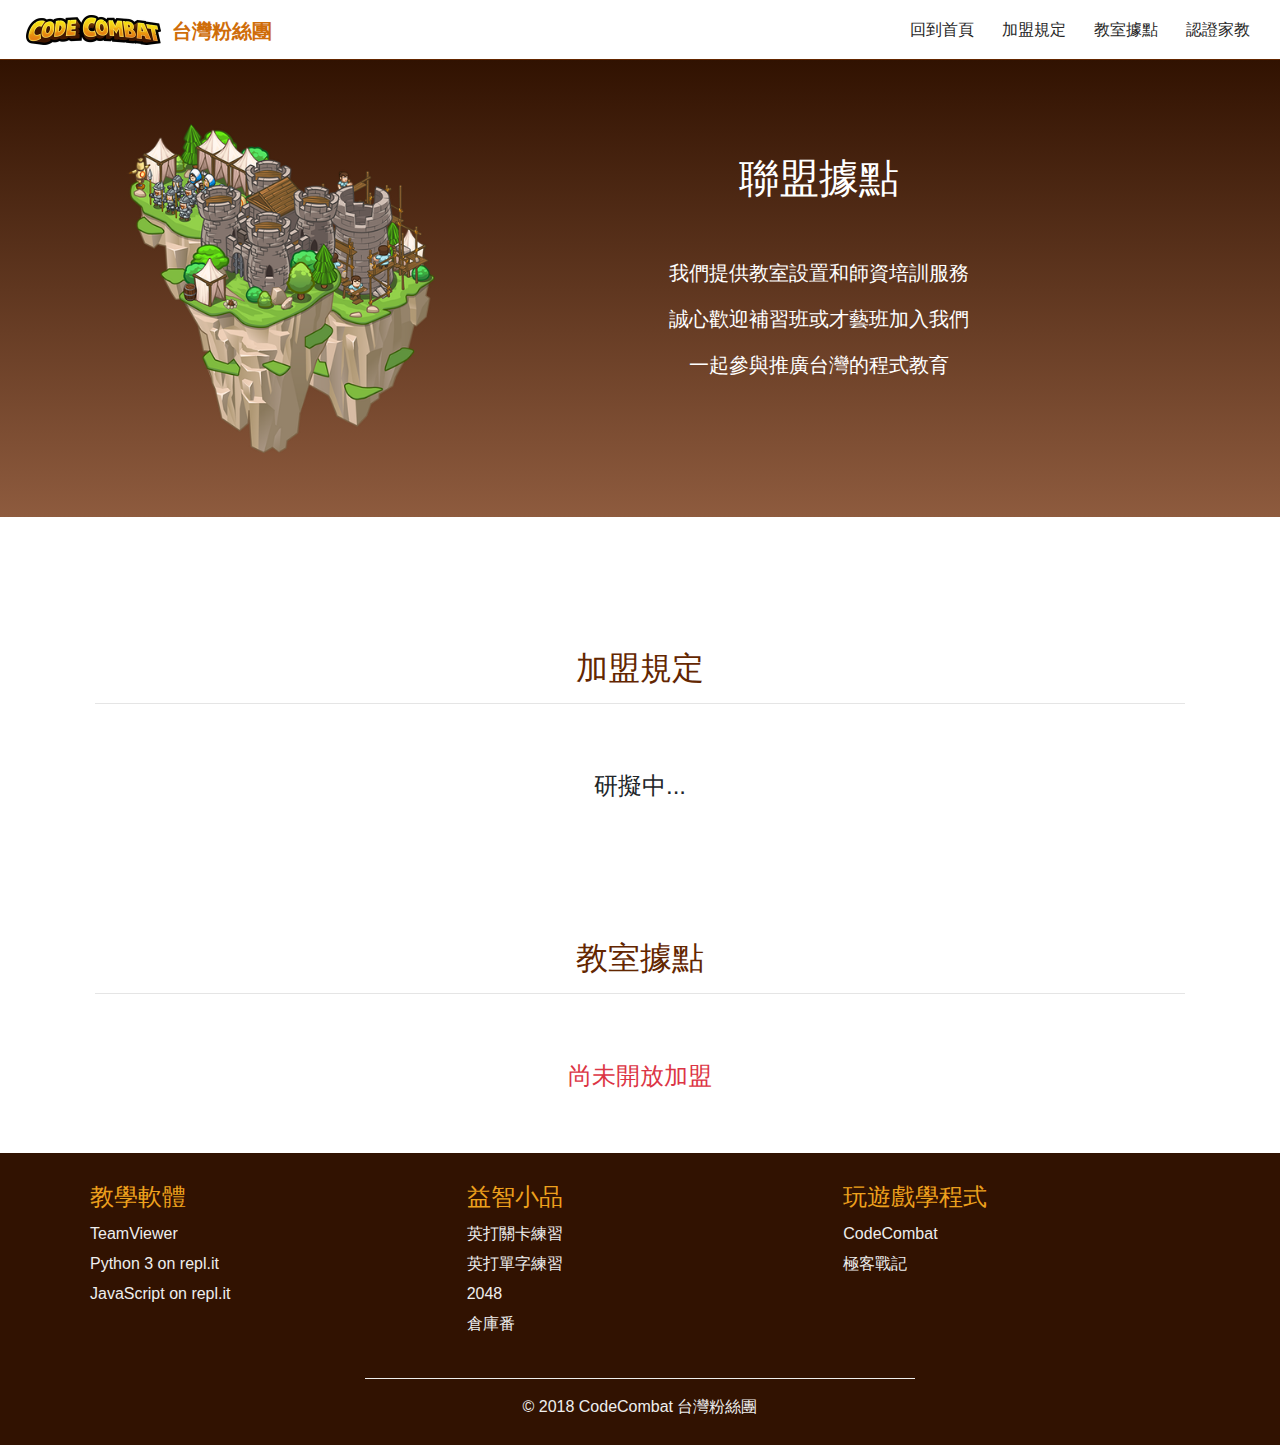
<file: points/index.html>
<!DOCTYPE html>
<html lang="zh-Hant-TW">
<head>
  <meta charset="utf-8">
  <meta http-equiv="X-UA-Compatible" content="IE=edge">
  <meta name="viewport" content="width=device-width, initial-scale=1, user-scalable=no, minimum-scale=1, maximum-scale=1">
  <meta name="description" content="我們是 CodeCombat 台灣粉絲團。CodeCombat 是很適合培養兒童及青少年之程式邏輯與編碼能力的遊戲式程式教學平台。全球已超過 500 萬名玩家，涵蓋超過 200 個國家。歡迎您關注台灣的推廣訊息。">
  <meta name="author" content="CodeCombat Taiwan">
  <title>聯盟據點 | CodeCombat 台灣粉絲團</title>
  <link rel="shortcut icon" href="/favicon.png">
  <link rel="apple-touch-icon" href="/img/apple-touch-icon.png">
  <link rel="stylesheet" href="/css/bootstrap.min.css">
  <link rel="stylesheet" href="https://use.fontawesome.com/releases/v5.5.0/css/all.css" integrity="sha384-B4dIYHKNBt8Bc12p+WXckhzcICo0wtJAoU8YZTY5qE0Id1GSseTk6S+L3BlXeVIU" crossorigin="anonymous">
  <link rel="stylesheet" href="https://fonts.googleapis.com/css?family=Days+One">
  <link rel="stylesheet" href="/css/main.css?1901161147">
  <link rel="canonical" href="https://codecombat.tw/">
</head>

<body>
  <div id="preloader">
    <div id="status">&nbsp;</div>
  </div>
  
  <nav class="navbar navbar-expand-md fixed-top navbar-main">
    <button class="navbar-toggler navbar-toggler-right" type="button" data-toggle="collapse" data-target="#home-menu" aria-controls="home-menu" aria-expanded="false" aria-label="Toggle navigation">
      <span class="navbar-toggler-icon"></span>
    </button>
    <a class="navbar-brand" href="/"><img src="/img/logo.png" class="img-logo"> <span>台灣粉絲團</span></a>

    <div class="collapse navbar-collapse" id="home-menu">
      <ul class="navbar-nav ml-auto">
        <li class="nav-item"><a class="nav-link" href="/">回到首頁</a></li>
        <li class="nav-item"><a class="nav-link" href="#rules">加盟規定</a></li>
        <li class="nav-item"><a class="nav-link" href="#points">教室據點</a></li>
        <li class="nav-item"><a class="nav-link" href="/tutors">認證家教</a></li>
      </ul>
    </div>
  </nav>

  <header class="page-header">
    <div class="container">
      <div class="jumbotron jumbotron-cover">
        <div class="row">
          <div class="col-lg-4 text-center">
            <img src="/img/castle.png" alt="Castle" class="img-fluid">
          </div>
          <div class="col-lg-8 text-center">
            <h1>聯盟據點</h1>
            <br>
            <br>
            <p>我們提供教室設置和師資培訓服務</p>
            <p>誠心歡迎補習班或才藝班加入我們</p>
            <p>一起參與推廣台灣的程式教育</p>
          </div>
        </div>
      </div>
    </div>
  </header>

  <div class="container">
    <div class="section-id" id="intro"></div>
    <div class="jumbotron jumbotron-section">
      <h2 class="texti-main">加盟規定</h2>
      <hr>
    </div>
    <section class="po-section">
      <div class="row text-center">
        <div class="col-lg-12">
          <h3>研擬中...</h3>
        </div>
      </div>
    </section>
  </div>

  <div class="container">
    <div class="section-id" id="learnpy"></div>
    <div class="jumbotron jumbotron-section">
      <h2 class="texti-main">教室據點</h2>
      <hr>
    </div>
    <section class="po-section">
      <div class="row text-center">
        <div class="col-lg-12">
          <h3 class="text-danger">尚未開放加盟</h3>
        </div>
      </div>
    </section>
  </div>

  <br>
  <footer>
    <div class="container">
      <div class="row">
        <div class="links col-md-4">
          <h4>教學軟體</h4>
          <p><a href="https://www.teamviewer.com/tw/" target="_blank" rel="noopener noreferrer">TeamViewer</a></p>
          <p><a href="https://repl.it/languages/python3" target="_blank" rel="noopener noreferrer">Python 3 on repl.it</a></p>
          <p><a href="https://repl.it/languages/javascript" target="_blank" rel="noopener noreferrer">JavaScript on repl.it</a></p>
        </div>
        <div class="links col-md-4">
          <h4>益智小品</h4>
          <p><a href="https://www.typingclub.com/" target="_blank" rel="noopener noreferrer">英打關卡練習</a></p>
          <p><a href="https://10fastfingers.com/typing-test/english" target="_blank" rel="noopener noreferrer">英打單字練習</a></p>
          <p><a href="https://gabrielecirulli.github.io/2048/" target="_blank" rel="noopener noreferrer">2048</a></p>
          <p><a href="http://sokoban.info/" target="_blank" rel="noopener noreferrer">倉庫番</a></p>
        </div>
        <div class="links col-md-4">
          <h4>玩遊戲學程式</h4>
          <p><a href="https://codecombat.com/" target="_blank" rel="noopener noreferrer">CodeCombat</a></p>
          <p><a href="https://codecombat.163.com/" target="_blank" rel="noopener noreferrer">極客戰記</a></p>
        </div>
      </div>
      <div class="copy-right text-center">
        <hr>
        <p>&copy; 2018 CodeCombat 台灣粉絲團</p>
      </div>      
    </div>
  </footer>

  <script src="/js/jquery.min.js"></script>
  <script src="/js/bootstrap.min.js"></script>
  <script src="/js/jquery.touchSwipe.min.js"></script>
  <script src="/js/main.js?1812170943"></script>
  
</body>
</html>
</file>
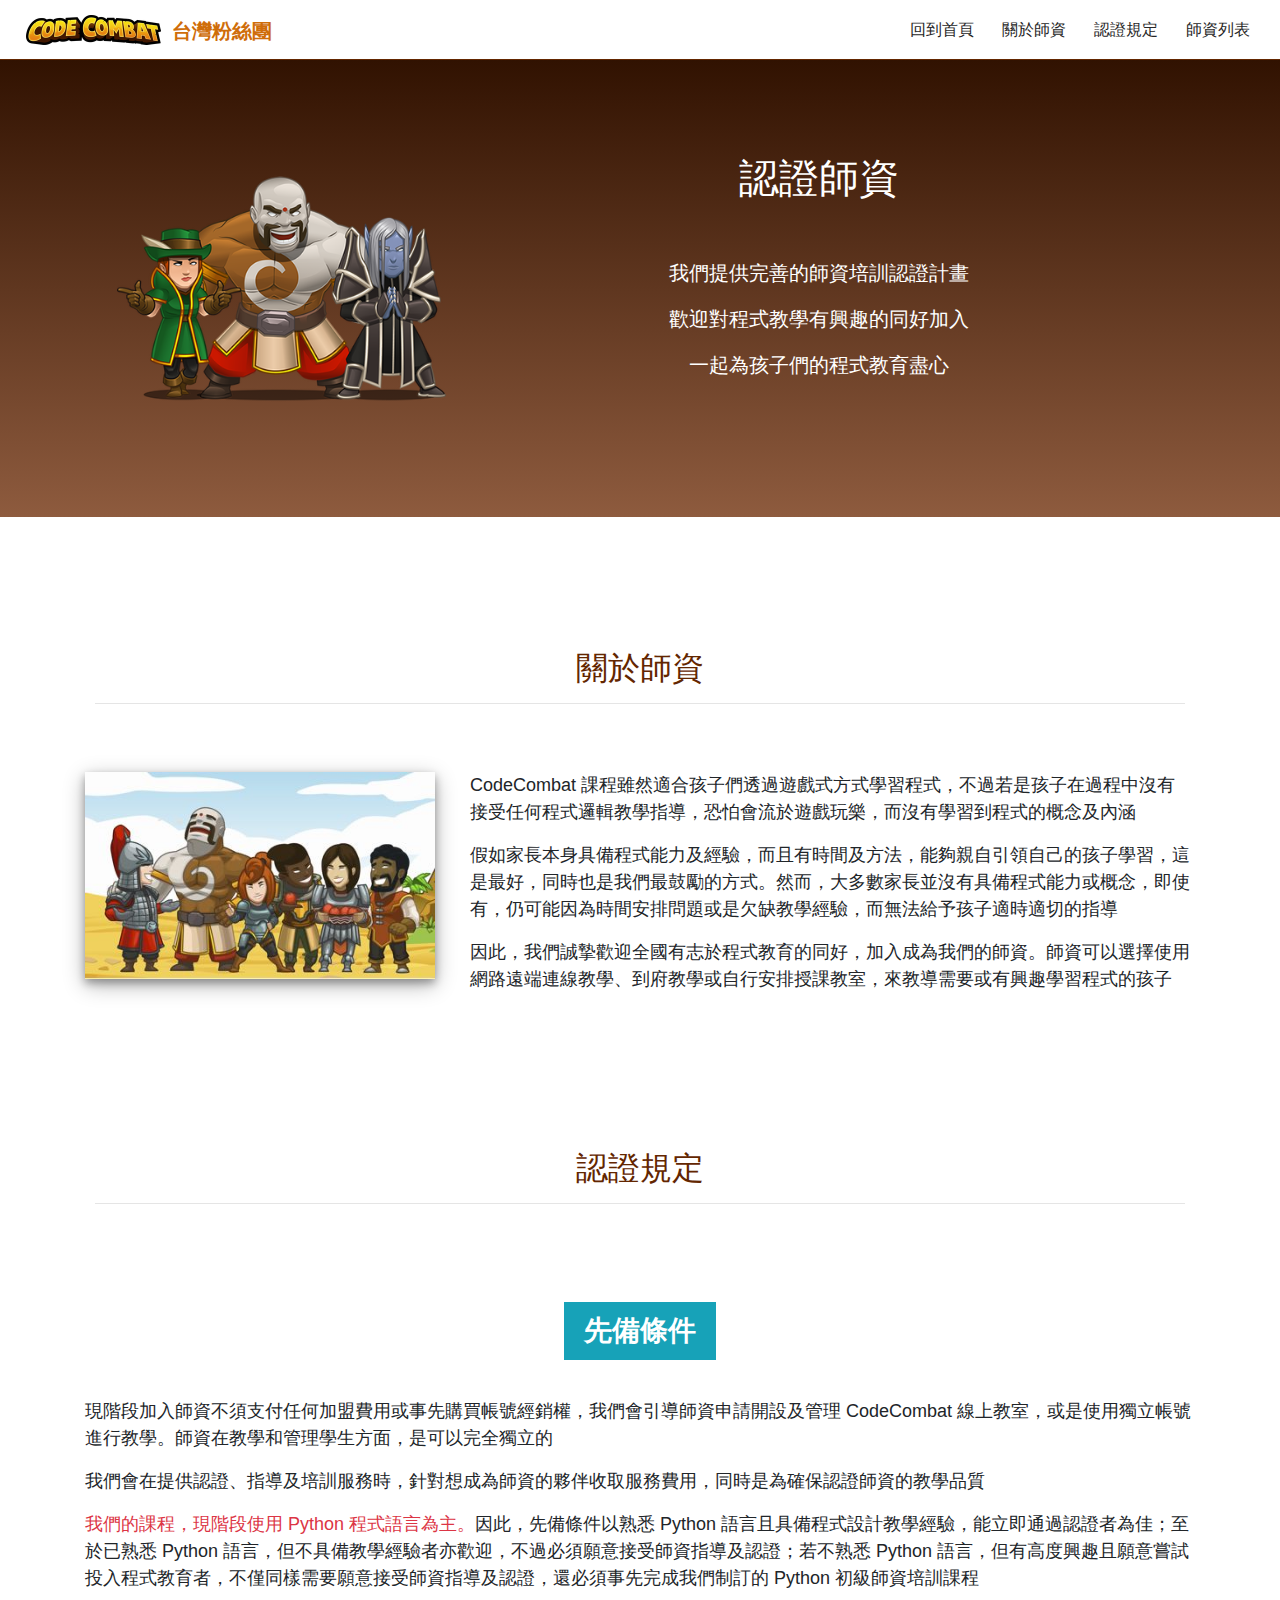
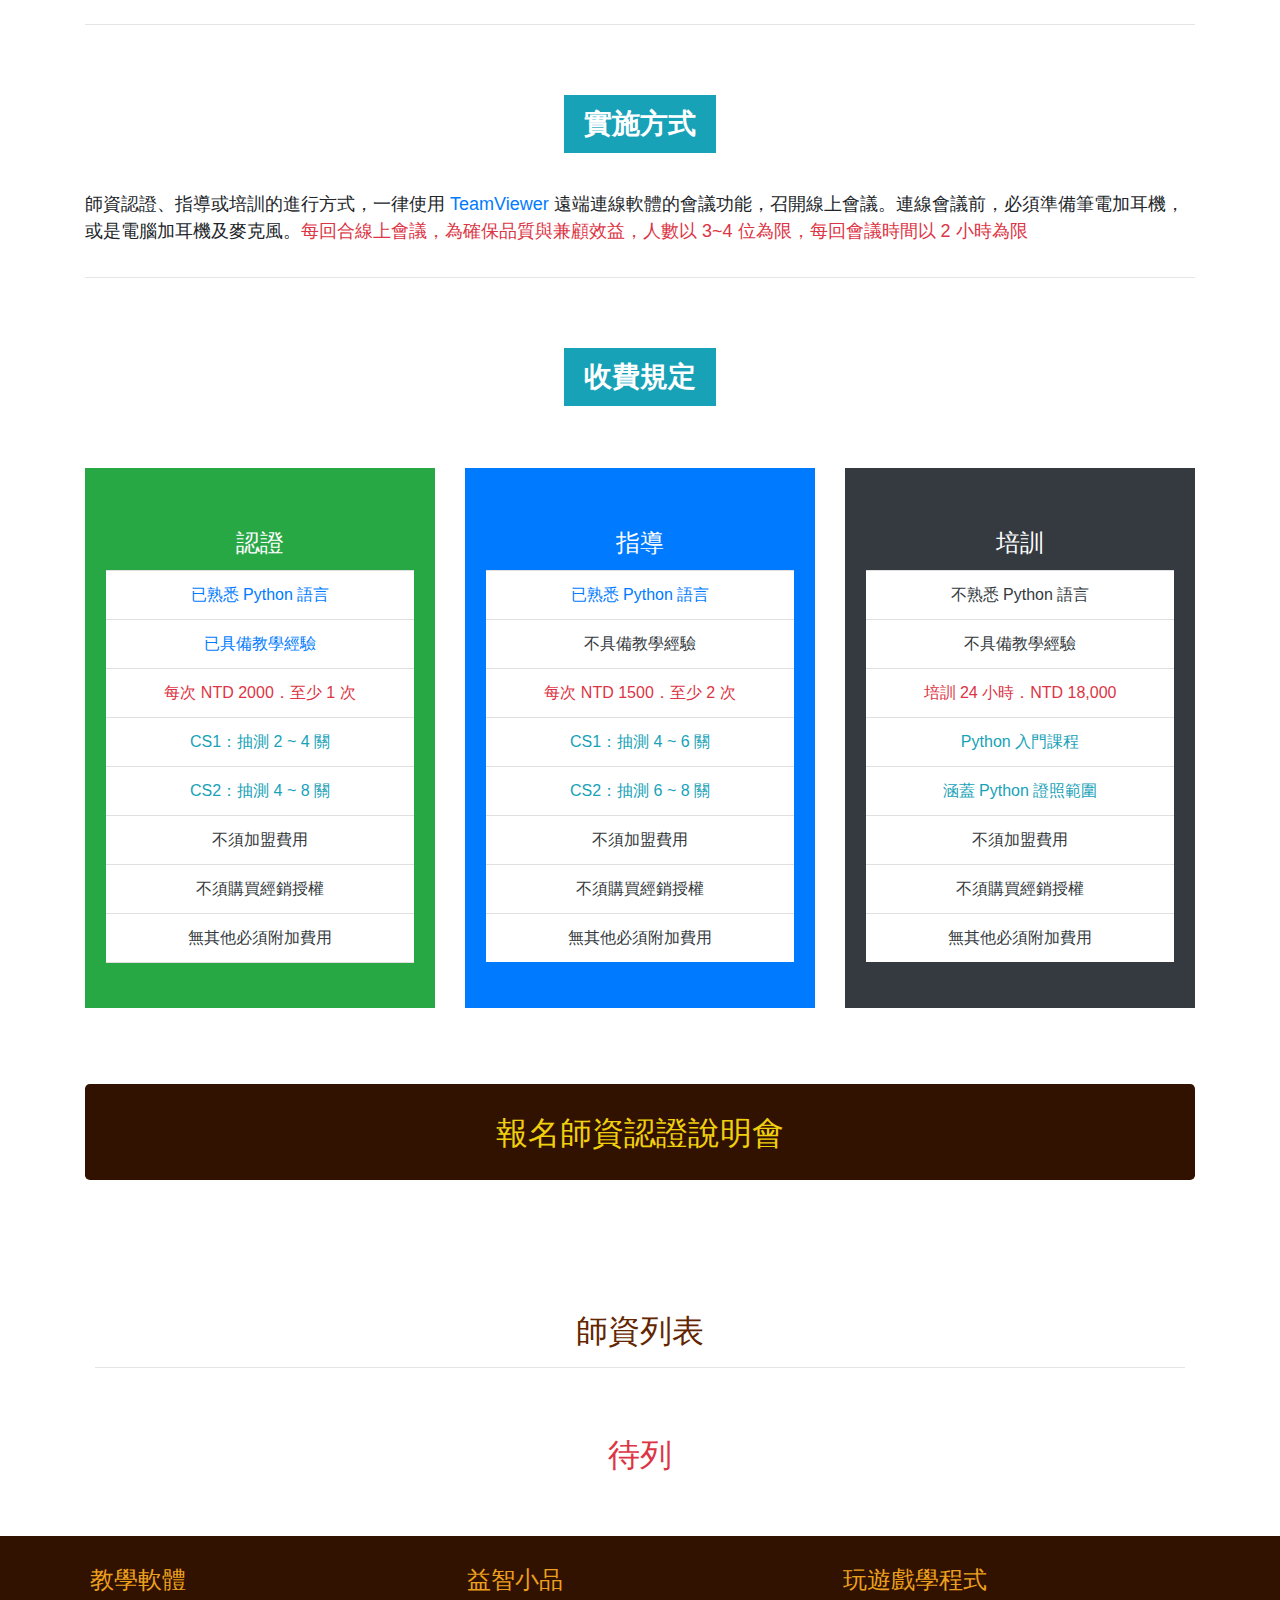
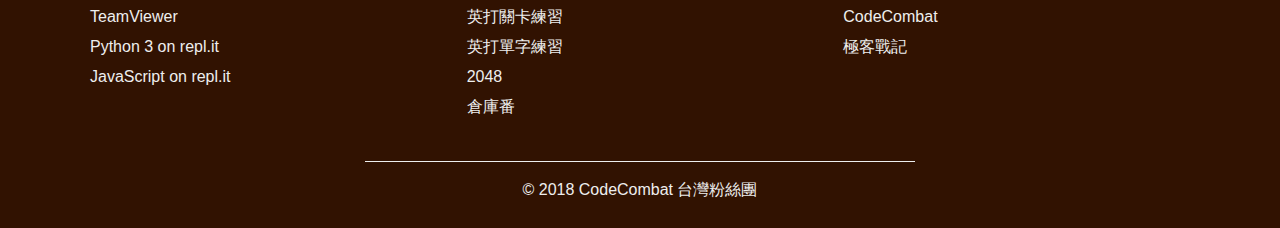
<file: tutors/index.html>
<!DOCTYPE html>
<html lang="zh-Hant-TW">
<head>
  <meta charset="utf-8">
  <meta http-equiv="X-UA-Compatible" content="IE=edge">
  <meta name="viewport" content="width=device-width, initial-scale=1, user-scalable=no, minimum-scale=1, maximum-scale=1">
  <meta name="description" content="我們是 CodeCombat 台灣粉絲團。CodeCombat 是很適合培養兒童及青少年之程式邏輯與編碼能力的遊戲式程式教學平台。全球已超過 500 萬名玩家，涵蓋超過 200 個國家。歡迎您關注台灣的推廣訊息。">
  <meta name="author" content="CodeCombat Taiwan">
  <title>認證師資 | CodeCombat 台灣粉絲團</title>
  <link rel="shortcut icon" href="/favicon.png">
  <link rel="apple-touch-icon" href="/img/apple-touch-icon.png">
  <link rel="stylesheet" href="/css/bootstrap.min.css">
  <link rel="stylesheet" href="https://use.fontawesome.com/releases/v5.5.0/css/all.css" integrity="sha384-B4dIYHKNBt8Bc12p+WXckhzcICo0wtJAoU8YZTY5qE0Id1GSseTk6S+L3BlXeVIU" crossorigin="anonymous">
  <link rel="stylesheet" href="https://fonts.googleapis.com/css?family=Days+One">
  <link rel="stylesheet" href="/css/main.css?1901161147">
  <link rel="canonical" href="https://codecombat.tw/">
</head>

<body>
  <div id="preloader">
    <div id="status">&nbsp;</div>
  </div>
  
  <nav class="navbar navbar-expand-md fixed-top navbar-main">
    <button class="navbar-toggler navbar-toggler-right" type="button" data-toggle="collapse" data-target="#home-menu" aria-controls="home-menu" aria-expanded="false" aria-label="Toggle navigation">
      <span class="navbar-toggler-icon"></span>
    </button>
    <a class="navbar-brand" href="/"><img src="/img/logo.png" class="img-logo"> <span>台灣粉絲團</span></a>

    <div class="collapse navbar-collapse" id="home-menu">
      <ul class="navbar-nav ml-auto">
        <li class="nav-item"><a class="nav-link" href="/">回到首頁</a></li>
        <li class="nav-item"><a class="nav-link" href="#about">關於師資</a></li>
        <li class="nav-item"><a class="nav-link" href="#rules">認證規定</a></li>
        <li class="nav-item"><a class="nav-link" href="#tutors">師資列表</a></li>
      </ul>
    </div>
  </nav>

  <header class="page-header">
    <div class="container">
      <div class="jumbotron jumbotron-cover">
        <div class="row">
          <div class="col-lg-4 text-center">
            <img src="/img/heroes.png" alt="Heroes" class="img-fluid">
          </div>
          <div class="col-lg-8 text-center">
            <h1>認證師資</h1>
            <br>
            <br>
            <p>我們提供完善的師資培訓認證計畫</p>
            <p>歡迎對程式教學有興趣的同好加入</p>
            <p>一起為孩子們的程式教育盡心</p>
          </div>
        </div>
      </div>
    </div>
  </header>

  <div class="container">
    <div class="section-id" id="about"></div>
    <div class="jumbotron jumbotron-section">
      <h2 class="texti-main">關於師資</h2>
      <hr>
    </div>
    <section class="po-section">
      <div class="row">
        <div class="col-lg-4 text-center">
          <img src="tutors.jpg" alt="Tutors" class="img-fluid">
        </div>
        <div class="col-lg-8" style="padding: 0 20px;">
          <p>CodeCombat 課程雖然適合孩子們透過遊戲式方式學習程式，不過若是孩子在過程中沒有接受任何程式邏輯教學指導，恐怕會流於遊戲玩樂，而沒有學習到程式的概念及內涵</p>
          <p>假如家長本身具備程式能力及經驗，而且有時間及方法，能夠親自引領自己的孩子學習，這是最好，同時也是我們最鼓勵的方式。然而，大多數家長並沒有具備程式能力或概念，即使有，仍可能因為時間安排問題或是欠缺教學經驗，而無法給予孩子適時適切的指導</p>
          <p>因此，我們誠摯歡迎全國有志於程式教育的同好，加入成為我們的師資。師資可以選擇使用網路遠端連線教學、到府教學或自行安排授課教室，來教導需要或有興趣學習程式的孩子</p>
        </div>
      </div>
    </section>
  </div>

  <div class="container">
    <div class="section-id" id="rules"></div>
    <div class="jumbotron jumbotron-section">
      <h2 class="texti-main">認證規定</h2>
      <hr>
    </div>

    <section class="po-section">
      <div class="row">
        <div class="col-lg-12">
          <h3 class="text-center"><span class="badge badge-info">先備條件</span></h3>
          <p>現階段加入師資不須支付任何加盟費用或事先購買帳號經銷權，我們會引導師資申請開設及管理 CodeCombat 線上教室，或是使用獨立帳號進行教學。師資在教學和管理學生方面，是可以完全獨立的</p>
          <p>我們會在提供認證、指導及培訓服務時，針對想成為師資的夥伴收取服務費用，同時是為確保認證師資的教學品質</p>
          <p><span class="text-danger">我們的課程，現階段使用 Python 程式語言為主。</span>因此，先備條件以熟悉 Python 語言且具備程式設計教學經驗，能立即通過認證者為佳；至於已熟悉 Python 語言，但不具備教學經驗者亦歡迎，不過必須願意接受師資指導及認證；若不熟悉 Python 語言，但有高度興趣且願意嘗試投入程式教育者，不僅同樣需要願意接受師資指導及認證，還必須事先完成我們制訂的 Python 初級師資培訓課程</p>
        </div>
      </div>
      <hr><br>
      <div class="row">
        <div class="col-lg-12">
          <h3 class="text-center"><span class="badge badge-info">實施方式</span></h3>
          <p>師資認證、指導或培訓的進行方式，一律使用 <a href="https://www.teamviewer.com/tw/" target="_blank" rel="noopener noreferrer">TeamViewer</a> 遠端連線軟體的會議功能，召開線上會議。連線會議前，必須準備筆電加耳機，或是電腦加耳機及麥克風。<span class="text-danger">每回合線上會議，為確保品質與兼顧效益，人數以 3~4 位為限，每回會議時間以 2 小時為限</span></p>
        </div>
      </div>
      <hr><br>
      <div class="row text-center">
        <div class="col-lg-12">
          <h3><span class="badge badge-info">收費規定</span></h3>
          <br>
          <div class="card-deck">
            <div class="card text-white bg-success mb-3">
              <div class="card-header-tutors"><i class="fas fa-user-check fa-5x"></i></div>
              <div class="card-body">
                <h3 class="card-title text-white">認證</h3>
                <ul class="list-group list-group-flush text-dark">
                  <li class="list-group-item text-primary">已熟悉 Python 語言</li>
                  <li class="list-group-item text-primary">已具備教學經驗</li>
                  <li class="list-group-item text-danger">每次 NTD 2000．至少 1 次</li>
                  <li class="list-group-item text-info">CS1：抽測 2 ~ 4 關</li>
                  <li class="list-group-item text-info">CS2：抽測 4 ~ 8 關</li>
                  <li class="list-group-item">不須加盟費用</li>
                  <li class="list-group-item">不須購買經銷授權</li>
                  <li class="list-group-item">無其他必須附加費用</li>
                </ul>
                <br>
              </div>
            </div>
            <div class="card text-white bg-primary mb-3">
              <div class="card-header-tutors"><i class="fas fa-user-tag fa-5x"></i></div>
              <div class="card-body">
                <h3 class="card-title text-white">指導</h3>
                <ul class="list-group list-group-flush text-dark">
                  <li class="list-group-item text-primary">已熟悉 Python 語言</li>
                  <li class="list-group-item">不具備教學經驗</li>
                  <li class="list-group-item text-danger">每次 NTD 1500．至少 2 次</li>
                  <li class="list-group-item text-info">CS1：抽測 4 ~ 6 關</li>
                  <li class="list-group-item text-info">CS2：抽測 6 ~ 8 關</li>
                  <li class="list-group-item">不須加盟費用</li>
                  <li class="list-group-item">不須購買經銷授權</li>
                  <li class="list-group-item">無其他必須附加費用</li>
                </ul>
              </div>
            </div>
            <div class="card text-white bg-dark mb-3">
              <div class="card-header-tutors"><i class="fas fa-user-cog fa-5x"></i></div>
              <div class="card-body">
                <h3 class="card-title text-white">培訓</h3>
                <ul class="list-group list-group-flush text-dark">
                  <li class="list-group-item">不熟悉 Python 語言</li>
                  <li class="list-group-item">不具備教學經驗</li>
                  <li class="list-group-item text-danger">培訓 24 小時．NTD 18,000</li>
                  <li class="list-group-item text-info">Python 入門課程</li>
                  <li class="list-group-item text-info">涵蓋 Python 證照範圍</li>
                  <li class="list-group-item">不須加盟費用</li>
                  <li class="list-group-item">不須購買經銷授權</li>
                  <li class="list-group-item">無其他必須附加費用</li>
                </ul>
              </div>
            </div>
          </div>
        </div>
      </div>
    </section>

    <a href="https://bit.ly/cctw-seminar" target="_blank" rel="noopener noreferrer">
        <div class="jumbotron jumbotron-main">
          <h2>報名師資認證說明會</h2>
        </div>
      </a>
  </div>

  <div class="container">
    <div class="section-id" id="tutors"></div>
    <div class="jumbotron jumbotron-section">
      <h2 class="texti-main">師資列表</h2>
      <hr>
    </div>
    <section class="po-section">
      <div class="row text-center">
        <div class="col-lg-12">
          <h2 class="text-danger">待列</h2>
        </div>
      </div>
    </section>
  </div>

  <br>
  <footer>
    <div class="container">
      <div class="row">
        <div class="links col-md-4">
          <h4>教學軟體</h4>
          <p><a href="https://www.teamviewer.com/tw/" target="_blank" rel="noopener noreferrer">TeamViewer</a></p>
          <p><a href="https://repl.it/languages/python3" target="_blank" rel="noopener noreferrer">Python 3 on repl.it</a></p>
          <p><a href="https://repl.it/languages/javascript" target="_blank" rel="noopener noreferrer">JavaScript on repl.it</a></p>
        </div>
        <div class="links col-md-4">
          <h4>益智小品</h4>
          <p><a href="https://www.typingclub.com/" target="_blank" rel="noopener noreferrer">英打關卡練習</a></p>
          <p><a href="https://10fastfingers.com/typing-test/english" target="_blank" rel="noopener noreferrer">英打單字練習</a></p>
          <p><a href="https://gabrielecirulli.github.io/2048/" target="_blank" rel="noopener noreferrer">2048</a></p>
          <p><a href="http://sokoban.info/" target="_blank" rel="noopener noreferrer">倉庫番</a></p>
        </div>
        <div class="links col-md-4">
          <h4>玩遊戲學程式</h4>
          <p><a href="https://codecombat.com/" target="_blank" rel="noopener noreferrer">CodeCombat</a></p>
          <p><a href="https://codecombat.163.com/" target="_blank" rel="noopener noreferrer">極客戰記</a></p>
        </div>
      </div>
      <div class="copy-right text-center">
        <hr>
        <p>&copy; 2018 CodeCombat 台灣粉絲團</p>
      </div>      
    </div>
  </footer>

  <script src="/js/jquery.min.js"></script>
  <script src="/js/bootstrap.min.js"></script>
  <script src="/js/jquery.touchSwipe.min.js"></script>
  <script src="/js/main.js?1812170943"></script>
  
</body>
</html>
</file>
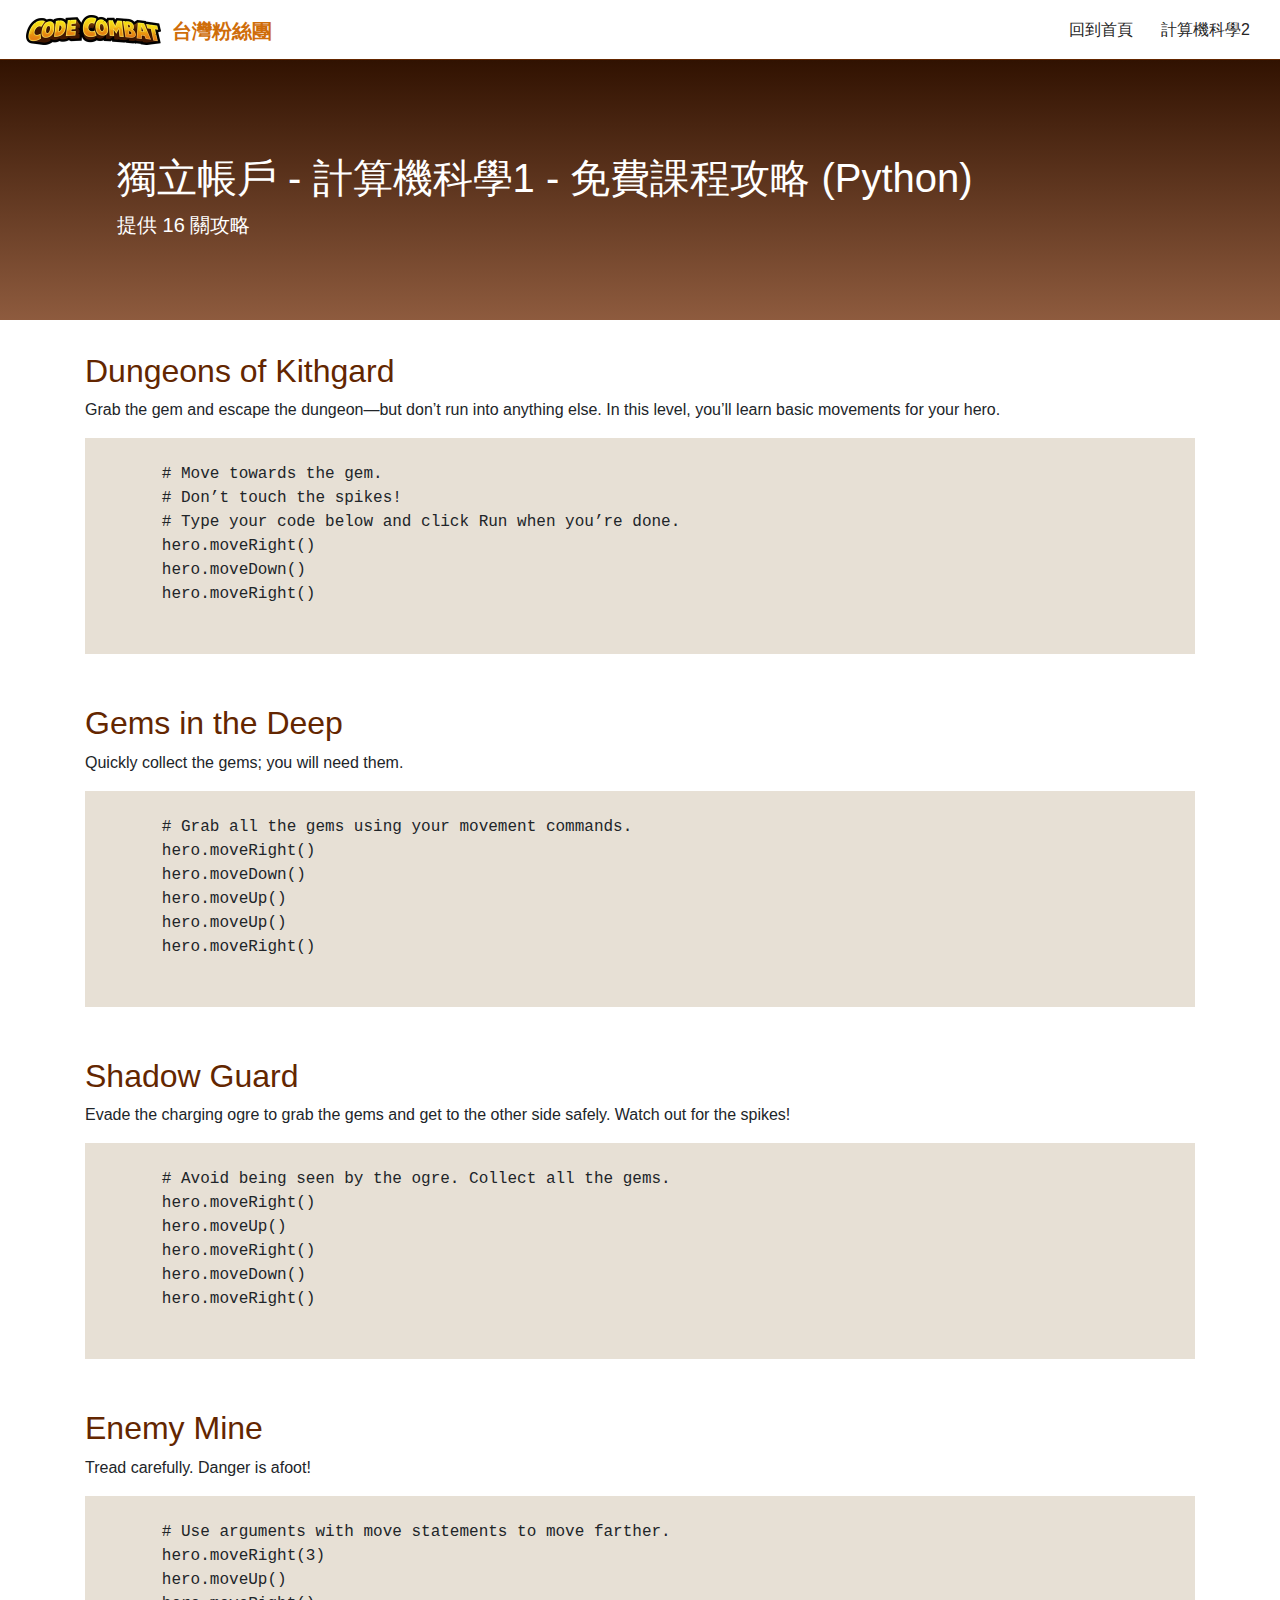
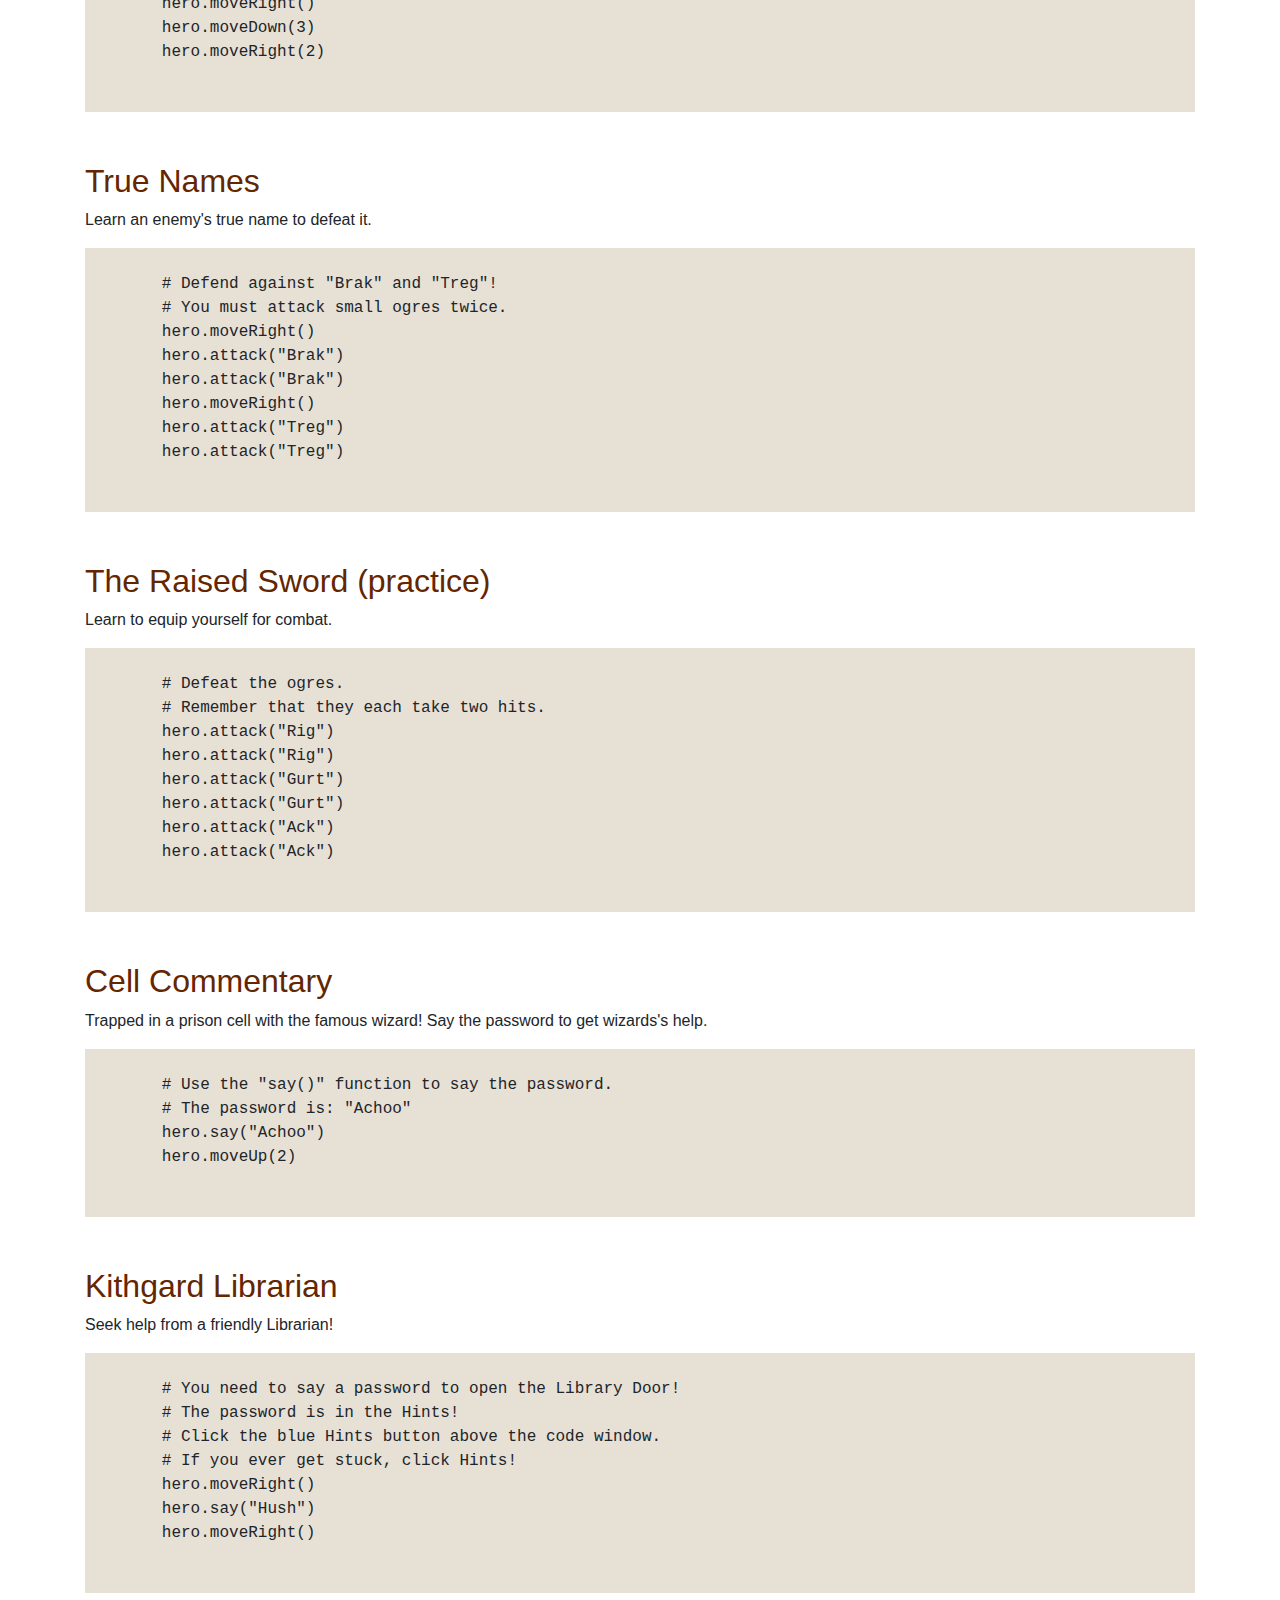
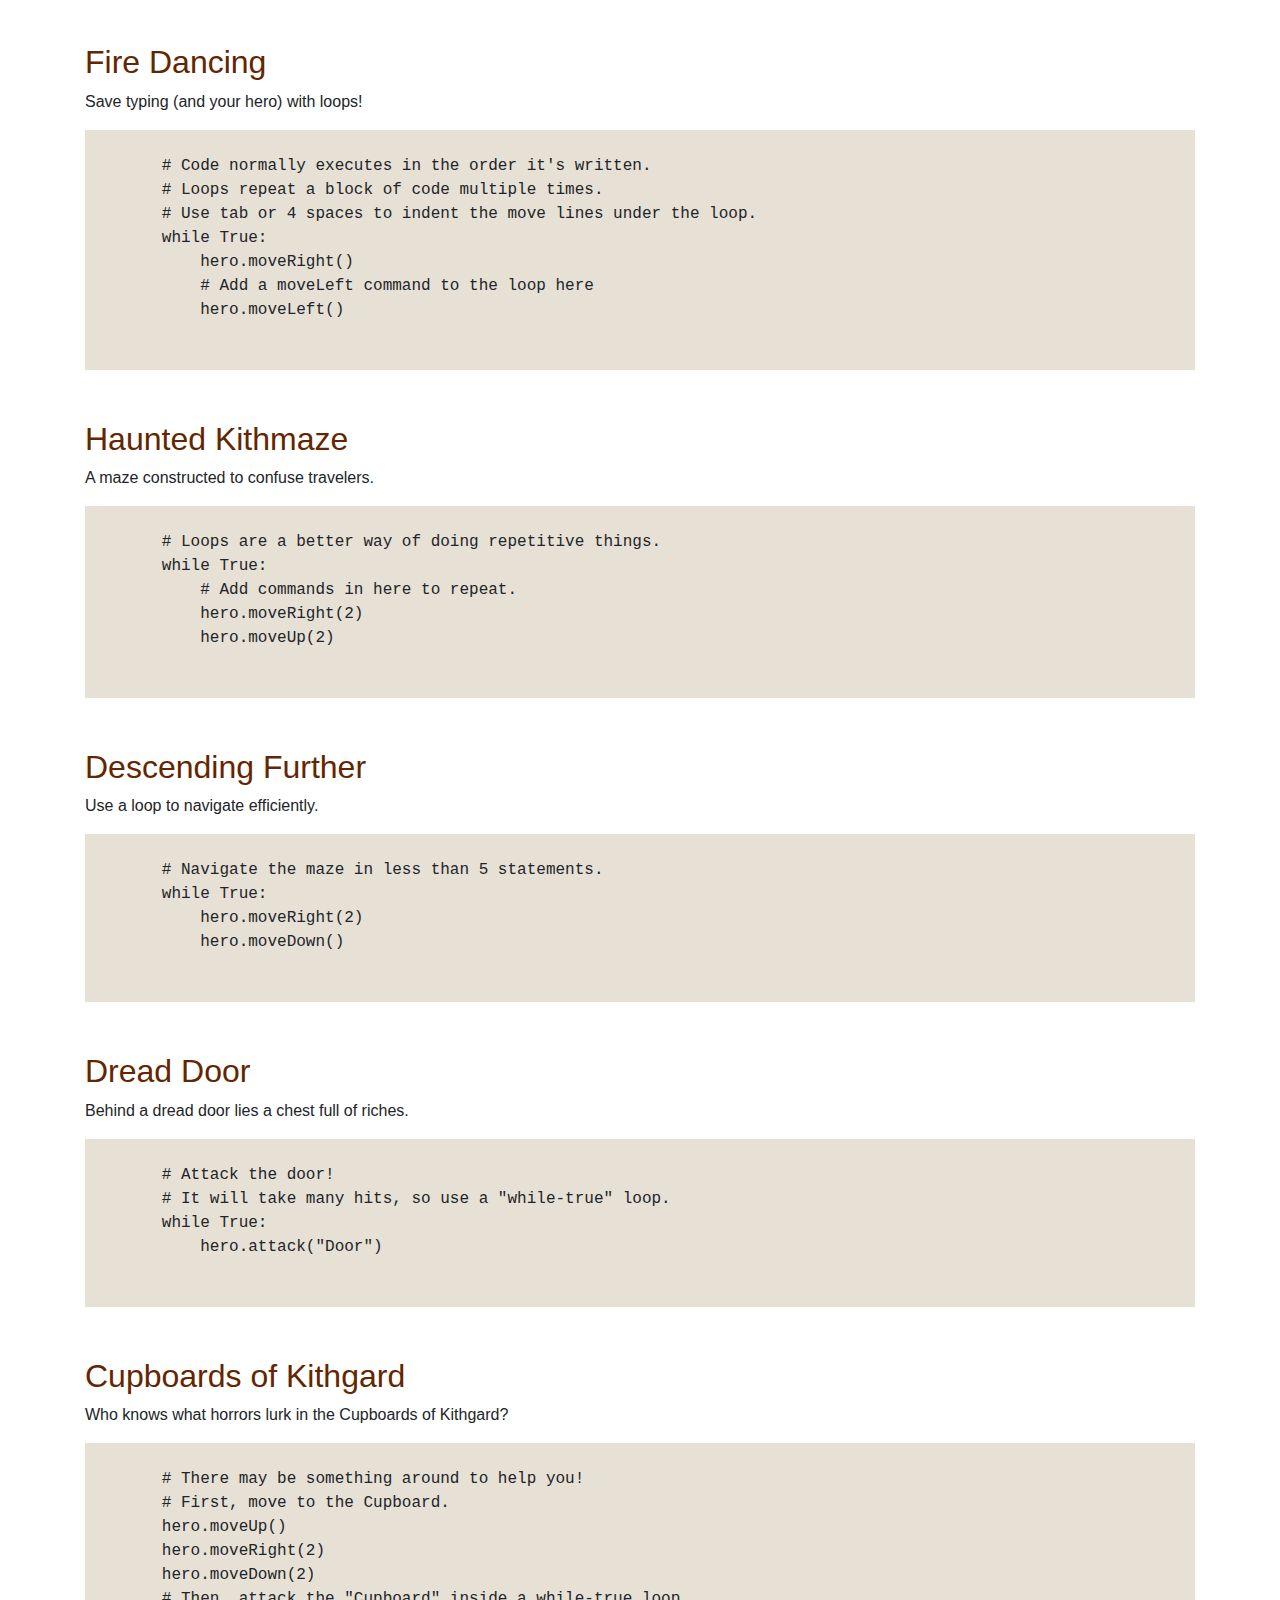
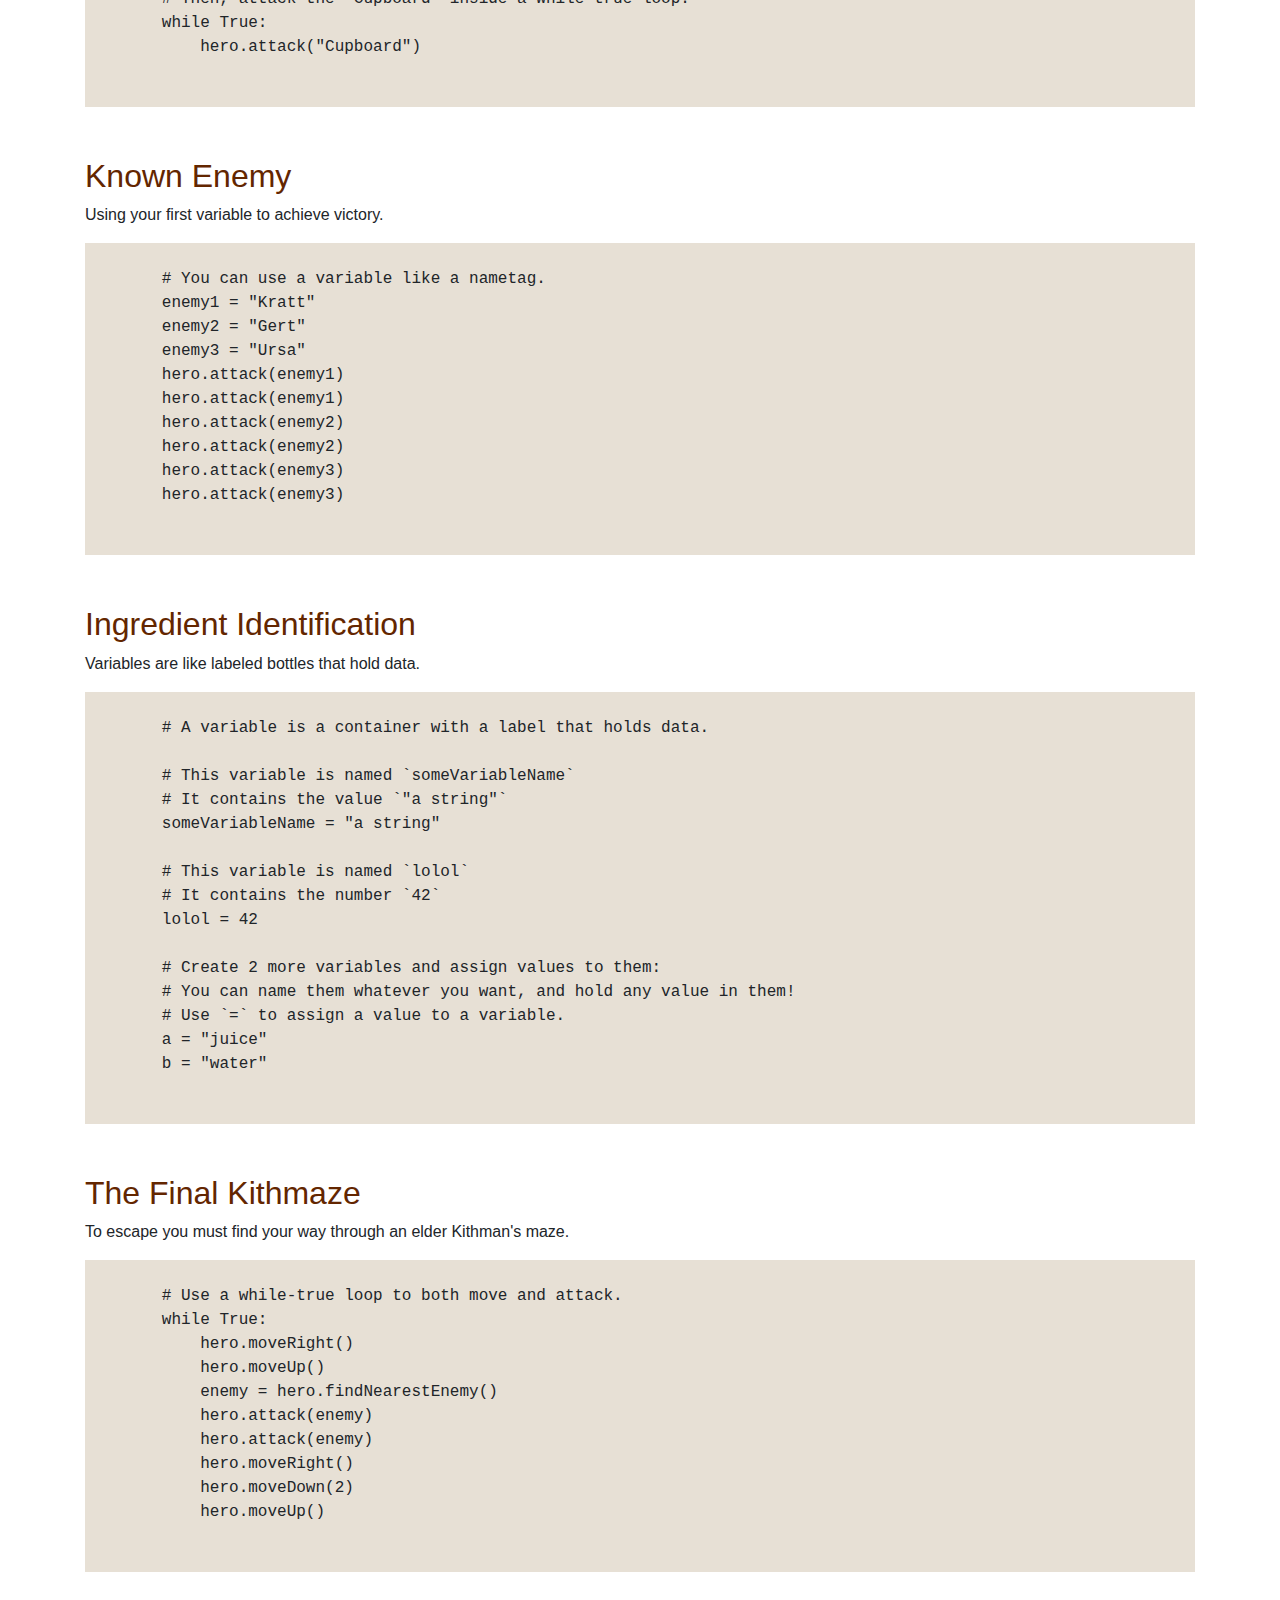
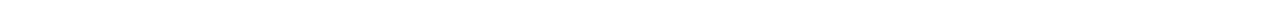
<file: course-guides/idv-cs1-free/index.html>
<!DOCTYPE html>
<html lang="zh-Hant-TW">
<head>
  <meta charset="utf-8">
  <meta http-equiv="X-UA-Compatible" content="IE=edge">
  <meta name="viewport" content="width=device-width, initial-scale=1, user-scalable=no, minimum-scale=1, maximum-scale=1">
  <meta name="description" content="我們是 CodeCombat 台灣粉絲團。CodeCombat 是很適合培養兒童及青少年之程式邏輯與編碼能力的遊戲式程式教學平台。全球已超過 500 萬名玩家，涵蓋超過 200 個國家。歡迎您關注台灣的推廣訊息。">
  <meta name="author" content="CodeCombat Taiwan">
  <title>獨立帳戶 - 計算機科學1 - 免費課程攻略 | CodeCombat 台灣粉絲團</title>
  <link rel="shortcut icon" href="/favicon.png">
  <link rel="apple-touch-icon" href="/img/apple-touch-icon.png">
  <link rel="stylesheet" href="/css/bootstrap.min.css">
  <link rel="stylesheet" href="https://fonts.googleapis.com/css?family=Days+One">
  <link rel="stylesheet" href="/css/main.css?1901161147">
  <link rel="canonical" href="https://codecombat.tw/">
</head>

<body>
  <div id="preloader">
    <div id="status">&nbsp;</div>
  </div>
  
  <nav class="navbar navbar-expand-md fixed-top navbar-main">
    <button class="navbar-toggler navbar-toggler-right" type="button" data-toggle="collapse" data-target="#home-menu" aria-controls="home-menu" aria-expanded="false" aria-label="Toggle navigation">
      <span class="navbar-toggler-icon"></span>
    </button>
    <a class="navbar-brand" href="/"><img src="/img/logo.png" class="img-logo"> <span>台灣粉絲團</span></a>

    <div class="collapse navbar-collapse" id="home-menu">
      <ul class="navbar-nav ml-auto">
        <li class="nav-item"><a class="nav-link" href="/">回到首頁</a></li>
        <li class="nav-item"><a class="nav-link" href="/course-guides/idv-cs2-free">計算機科學2</a></li>
      </ul>
    </div>
  </nav>

  <header class="page-header">
    <div class="container">
      <div class="jumbotron jumbotron-cover">
        <h1>獨立帳戶 - 計算機科學1 - 免費課程攻略 (Python)</h1>
        <p>提供 16 關攻略</p>
      </div>
    </div>
  </header>

  <div class="container">
    <section class="free-code">
      <h2 class="texti-main">Dungeons of Kithgard</h2>
      <p>Grab the gem and escape the dungeon—but don’t run into anything else. In this level, you’ll learn basic movements for your hero.</p>
      <div>
        <pre class="code-piece">
          <code>
        # Move towards the gem.
        # Don’t touch the spikes!
        # Type your code below and click Run when you’re done.
        hero.moveRight()
        hero.moveDown()
        hero.moveRight()
          </code>
        </pre>
      </div>
    </section>

    <section class="free-code">
      <h2 class="texti-main">Gems in the Deep</h2>
      <p>Quickly collect the gems; you will need them.</p>
      <div>
        <pre class="code-piece">
          <code>
        # Grab all the gems using your movement commands.
        hero.moveRight()
        hero.moveDown()
        hero.moveUp()
        hero.moveUp()
        hero.moveRight()
          </code>
        </pre>
      </div>
    </section>

    <section class="free-code">
      <h2 class="texti-main">Shadow Guard</h2>
      <p>Evade the charging ogre to grab the gems and get to the other side safely. Watch out for the spikes!</p>
      <div>
        <pre class="code-piece">
          <code>
        # Avoid being seen by the ogre. Collect all the gems.
        hero.moveRight()
        hero.moveUp()
        hero.moveRight()
        hero.moveDown()
        hero.moveRight()
          </code>
        </pre>
      </div>
    </section>

    <section class="free-code">
      <h2 class="texti-main">Enemy Mine</h2>
      <p>Tread carefully. Danger is afoot!</p>
      <div>
        <pre class="code-piece">
          <code>
        # Use arguments with move statements to move farther.
        hero.moveRight(3)
        hero.moveUp()
        hero.moveRight()
        hero.moveDown(3)
        hero.moveRight(2)
          </code>
        </pre>
      </div>
    </section>

    <section class="free-code">
      <h2 class="texti-main">True Names</h2>
      <p>Learn an enemy's true name to defeat it.</p>
      <div>
        <pre class="code-piece">
          <code>
        # Defend against "Brak" and "Treg"!
        # You must attack small ogres twice.
        hero.moveRight()
        hero.attack("Brak")
        hero.attack("Brak")
        hero.moveRight()
        hero.attack("Treg")
        hero.attack("Treg")
          </code>
        </pre>
      </div>
    </section>

    <section class="free-code">
      <h2 class="texti-main">The Raised Sword (practice)</h2>
      <p>Learn to equip yourself for combat.</p>
      <div>
        <pre class="code-piece">
          <code>
        # Defeat the ogres.
        # Remember that they each take two hits.
        hero.attack("Rig")
        hero.attack("Rig")
        hero.attack("Gurt")
        hero.attack("Gurt")
        hero.attack("Ack")
        hero.attack("Ack")
          </code>
        </pre>
      </div>
    </section>

    <section class="free-code">
      <h2 class="texti-main">Cell Commentary</h2>
      <p>Trapped in a prison cell with the famous wizard! Say the password to get wizards's help.</p>
      <div>
        <pre class="code-piece">
          <code>
        # Use the "say()" function to say the password.
        # The password is: "Achoo"
        hero.say("Achoo")
        hero.moveUp(2)
          </code>
        </pre>
      </div>
    </section>

    <section class="free-code">
      <h2 class="texti-main">Kithgard Librarian</h2>
      <p>Seek help from a friendly Librarian!</p>
      <div>
        <pre class="code-piece">
          <code>
        # You need to say a password to open the Library Door!
        # The password is in the Hints!
        # Click the blue Hints button above the code window.
        # If you ever get stuck, click Hints!
        hero.moveRight()
        hero.say("Hush")
        hero.moveRight()
          </code>
        </pre>
      </div>
    </section>

    <section class="free-code">
      <h2 class="texti-main">Fire Dancing</h2>
      <p>Save typing (and your hero) with loops!</p>
      <div>
        <pre class="code-piece">
          <code>
        # Code normally executes in the order it's written.
        # Loops repeat a block of code multiple times.
        # Use tab or 4 spaces to indent the move lines under the loop.
        while True:
            hero.moveRight()
            # Add a moveLeft command to the loop here
            hero.moveLeft()
          </code>
        </pre>
      </div>
    </section>
    
    <section class="free-code">
      <h2 class="texti-main">Haunted Kithmaze</h2>
      <p>A maze constructed to confuse travelers.</p>
      <div>
        <pre class="code-piece">
          <code>
        # Loops are a better way of doing repetitive things.
        while True:
            # Add commands in here to repeat.
            hero.moveRight(2)
            hero.moveUp(2)
          </code>
        </pre>
      </div>
    </section>
        
    <section class="free-code">
      <h2 class="texti-main">Descending Further</h2>
      <p>Use a loop to navigate efficiently.</p>
      <div>
        <pre class="code-piece">
          <code>
        # Navigate the maze in less than 5 statements.
        while True:
            hero.moveRight(2)
            hero.moveDown()
          </code>
        </pre>
      </div>
    </section>

    <section class="free-code">
      <h2 class="texti-main">Dread Door</h2>
      <p>Behind a dread door lies a chest full of riches.</p>
      <div>
        <pre class="code-piece">
          <code>
        # Attack the door!
        # It will take many hits, so use a "while-true" loop.
        while True:
            hero.attack("Door")
          </code>
        </pre>
      </div>
    </section>

    <section class="free-code">
      <h2 class="texti-main">Cupboards of Kithgard</h2>
      <p>Who knows what horrors lurk in the Cupboards of Kithgard?</p>
      <div>
        <pre class="code-piece">
          <code>
        # There may be something around to help you!
        # First, move to the Cupboard.
        hero.moveUp()
        hero.moveRight(2)
        hero.moveDown(2)
        # Then, attack the "Cupboard" inside a while-true loop.
        while True:
            hero.attack("Cupboard")
          </code>
        </pre>
      </div>
    </section>

    <section class="free-code">
      <h2 class="texti-main">Known Enemy</h2>
      <p>Using your first variable to achieve victory.</p>
      <div>
        <pre class="code-piece">
          <code>
        # You can use a variable like a nametag.
        enemy1 = "Kratt"
        enemy2 = "Gert"
        enemy3 = "Ursa"
        hero.attack(enemy1)
        hero.attack(enemy1)
        hero.attack(enemy2)
        hero.attack(enemy2)
        hero.attack(enemy3)
        hero.attack(enemy3)
          </code>
        </pre>
      </div>
    </section>

    <section class="free-code">
      <h2 class="texti-main">Ingredient Identification</h2>
      <p>Variables are like labeled bottles that hold data.</p>
      <div>
        <pre class="code-piece">
          <code>
        # A variable is a container with a label that holds data.

        # This variable is named `someVariableName`
        # It contains the value `"a string"`
        someVariableName = "a string"

        # This variable is named `lolol`
        # It contains the number `42`
        lolol = 42

        # Create 2 more variables and assign values to them:
        # You can name them whatever you want, and hold any value in them!
        # Use `=` to assign a value to a variable.
        a = "juice"
        b = "water"
          </code>
        </pre>
      </div>
    </section>

    <section class="free-code">
      <h2 class="texti-main">The Final Kithmaze</h2>
      <p>To escape you must find your way through an elder Kithman's maze.</p>
      <div>
        <pre class="code-piece">
          <code>
        # Use a while-true loop to both move and attack.
        while True:
            hero.moveRight()
            hero.moveUp()
            enemy = hero.findNearestEnemy()
            hero.attack(enemy)
            hero.attack(enemy)
            hero.moveRight()
            hero.moveDown(2)
            hero.moveUp()    
          </code>
        </pre>
      </div>
    </section>
  </div>

  <script src="/js/jquery.min.js"></script>
  <script src="/js/bootstrap.min.js"></script>
  <script src="/js/jquery.touchSwipe.min.js"></script>
  <script src="/js/main.js?1812170943"></script>
</body>
</html>
</file>
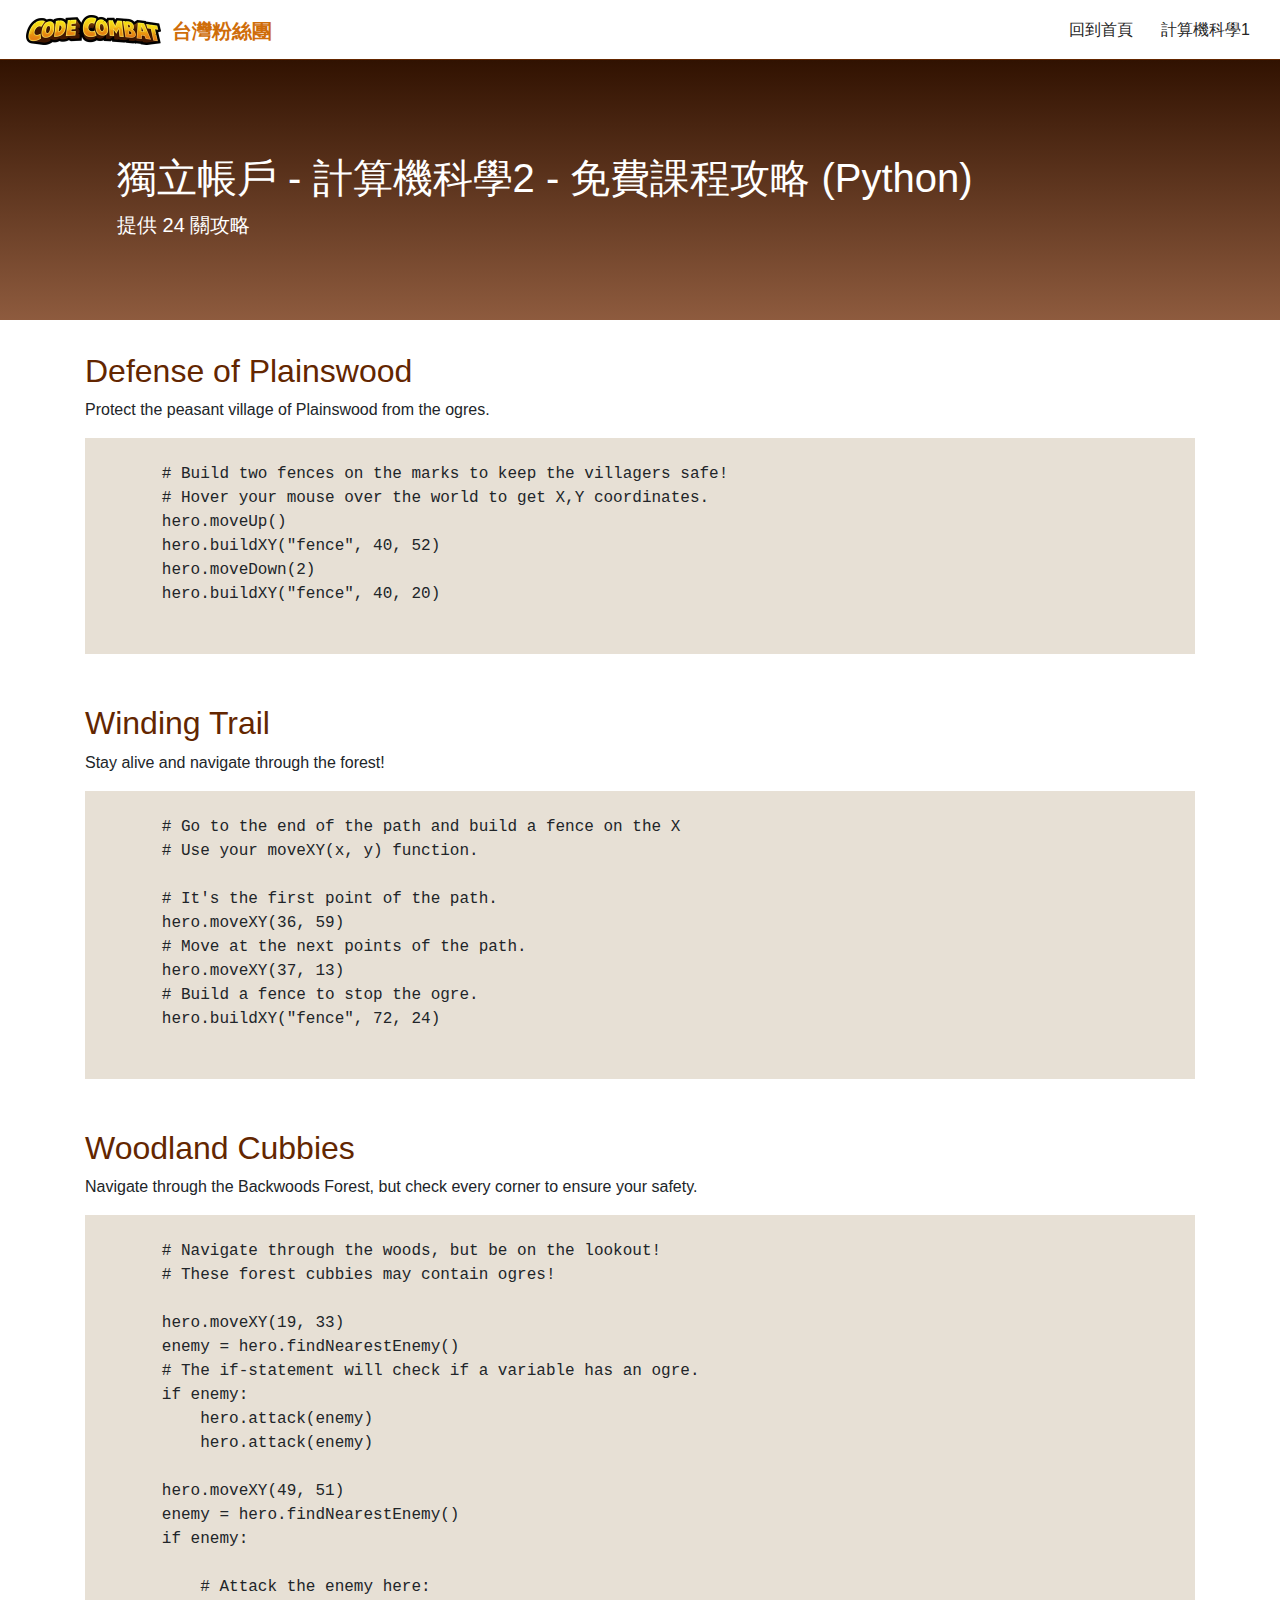
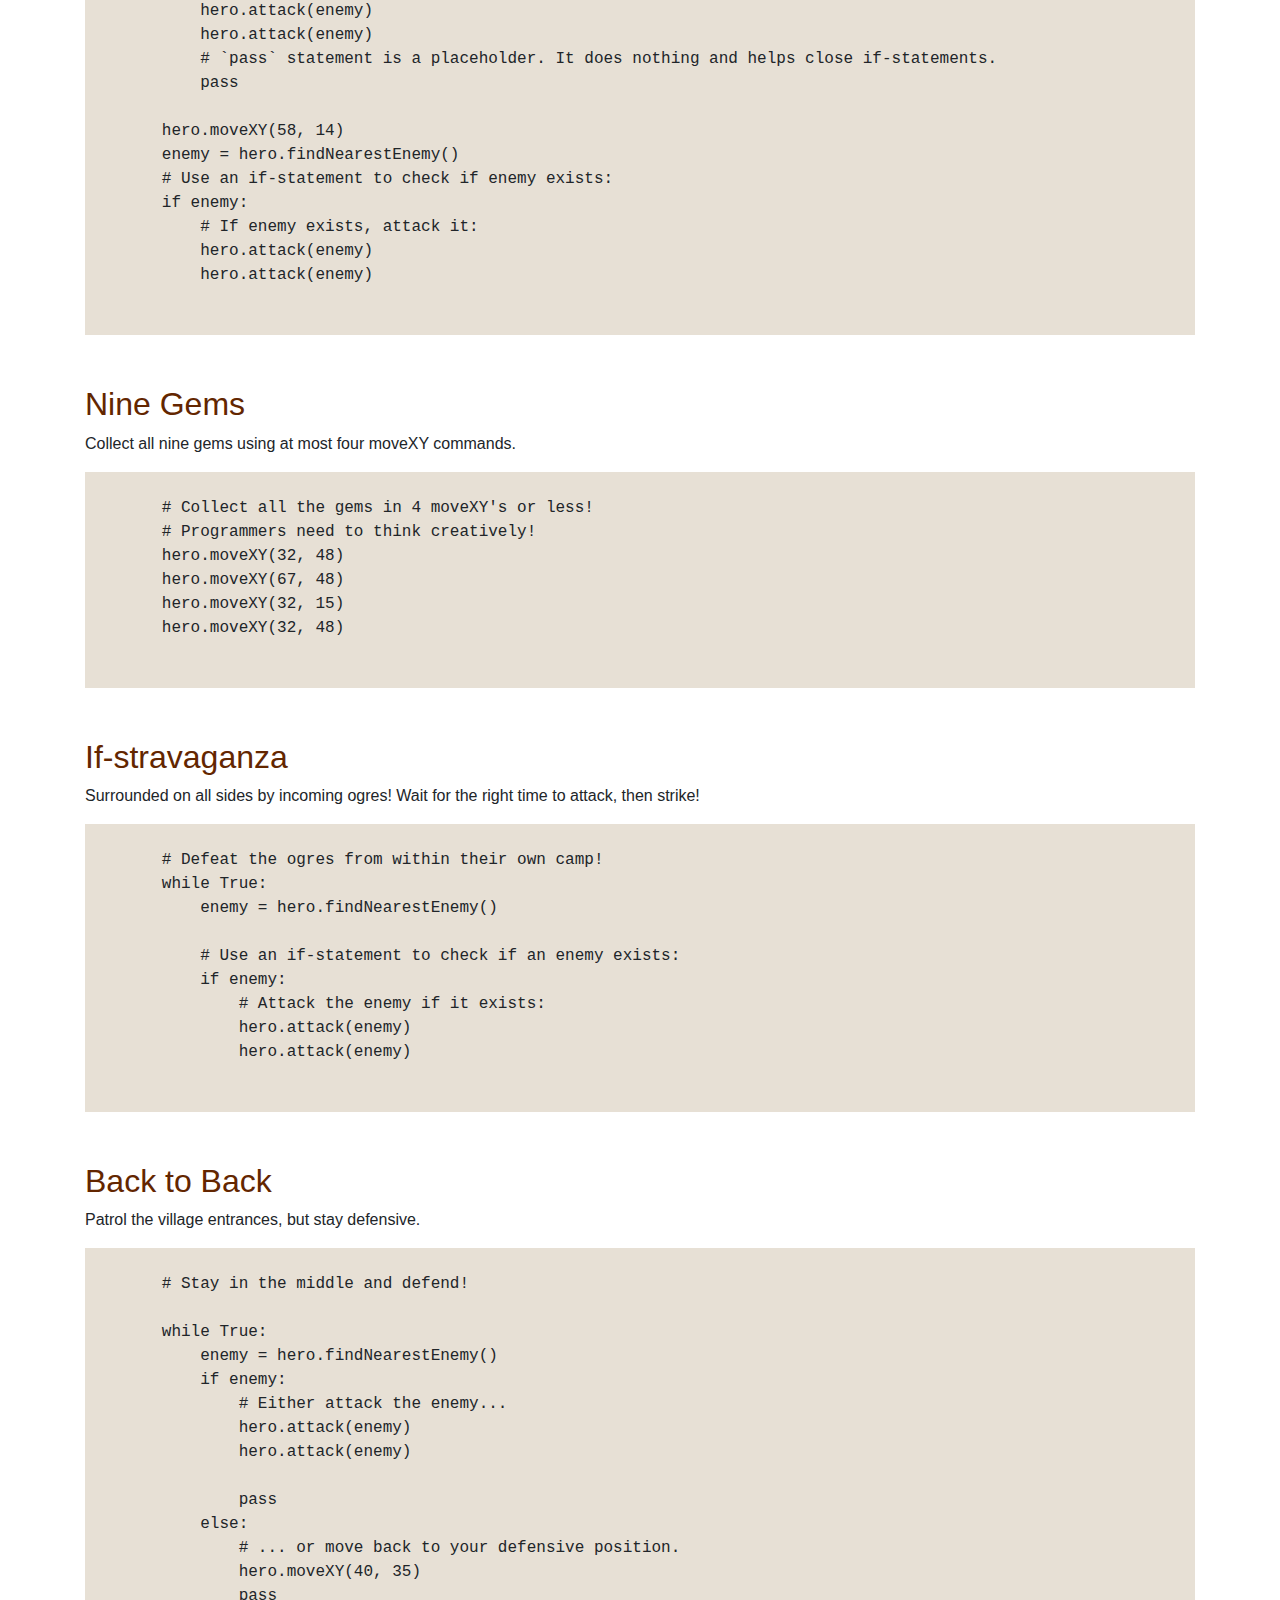
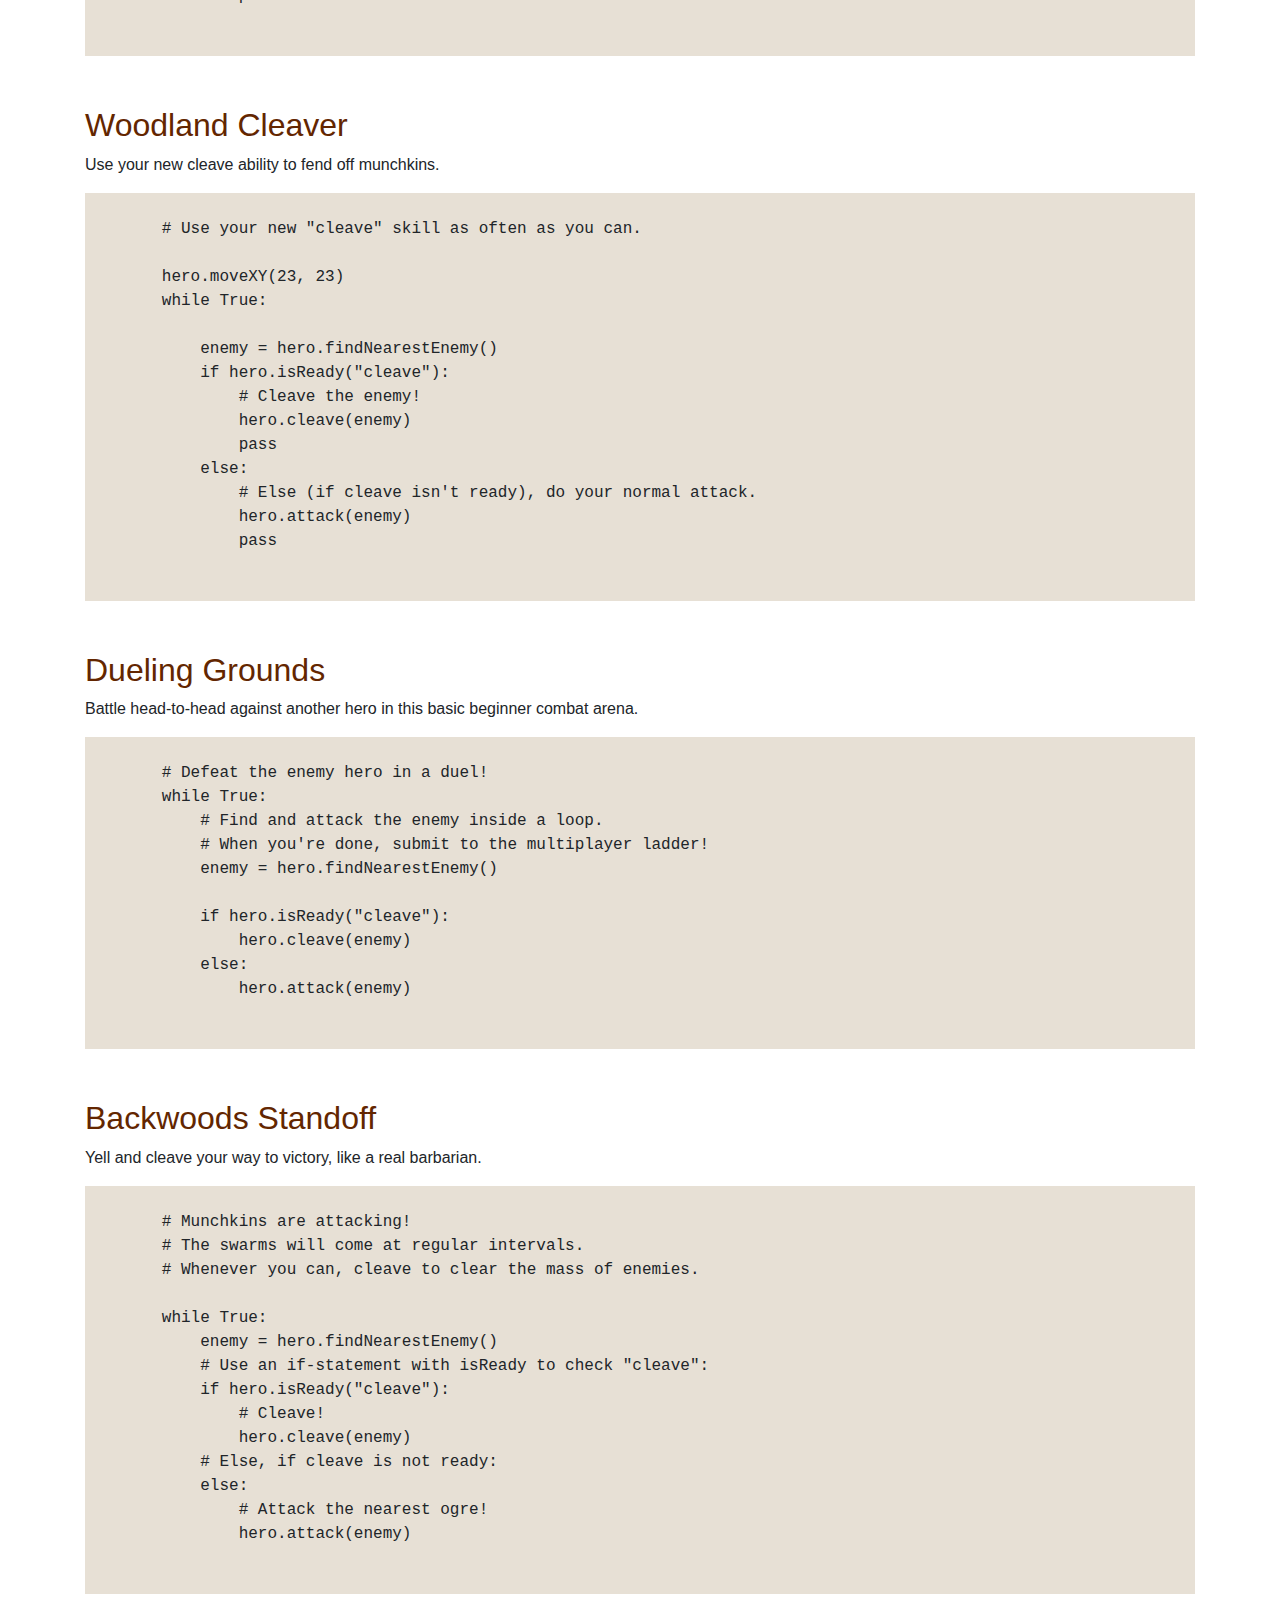
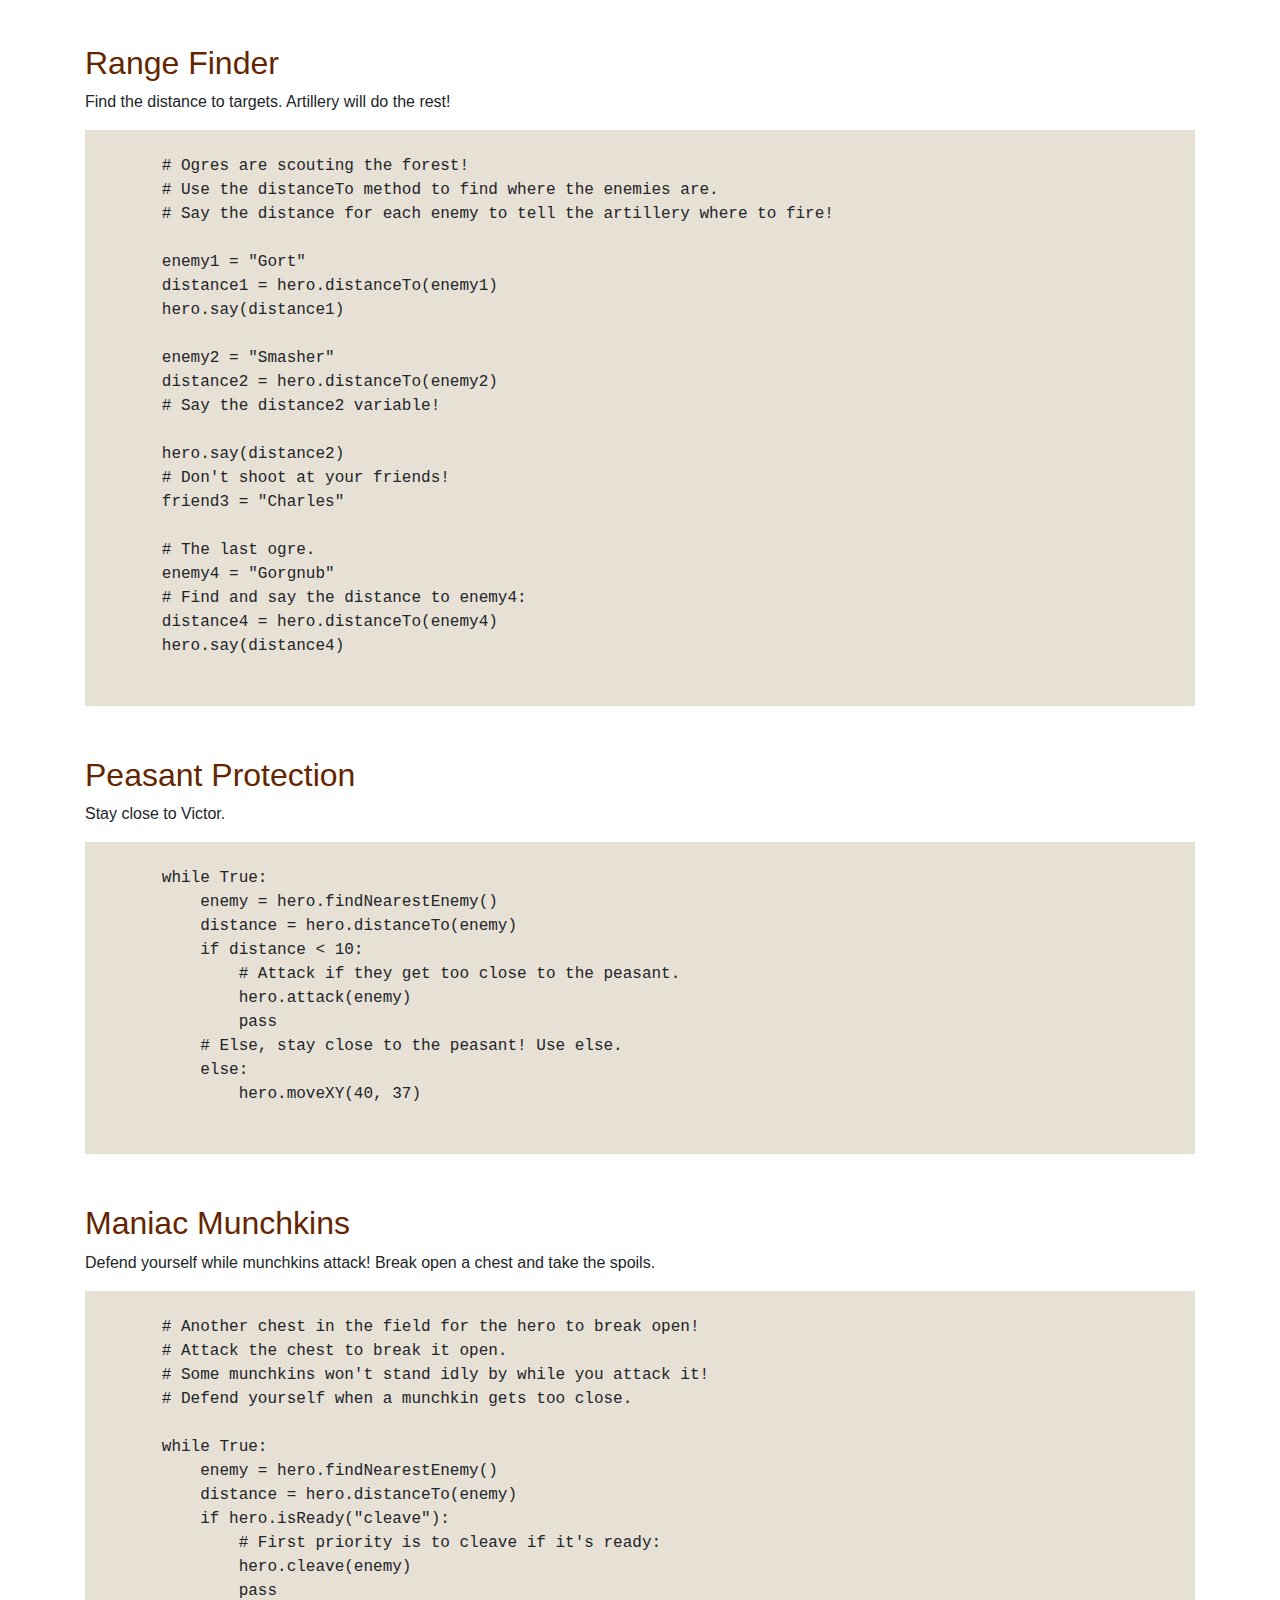
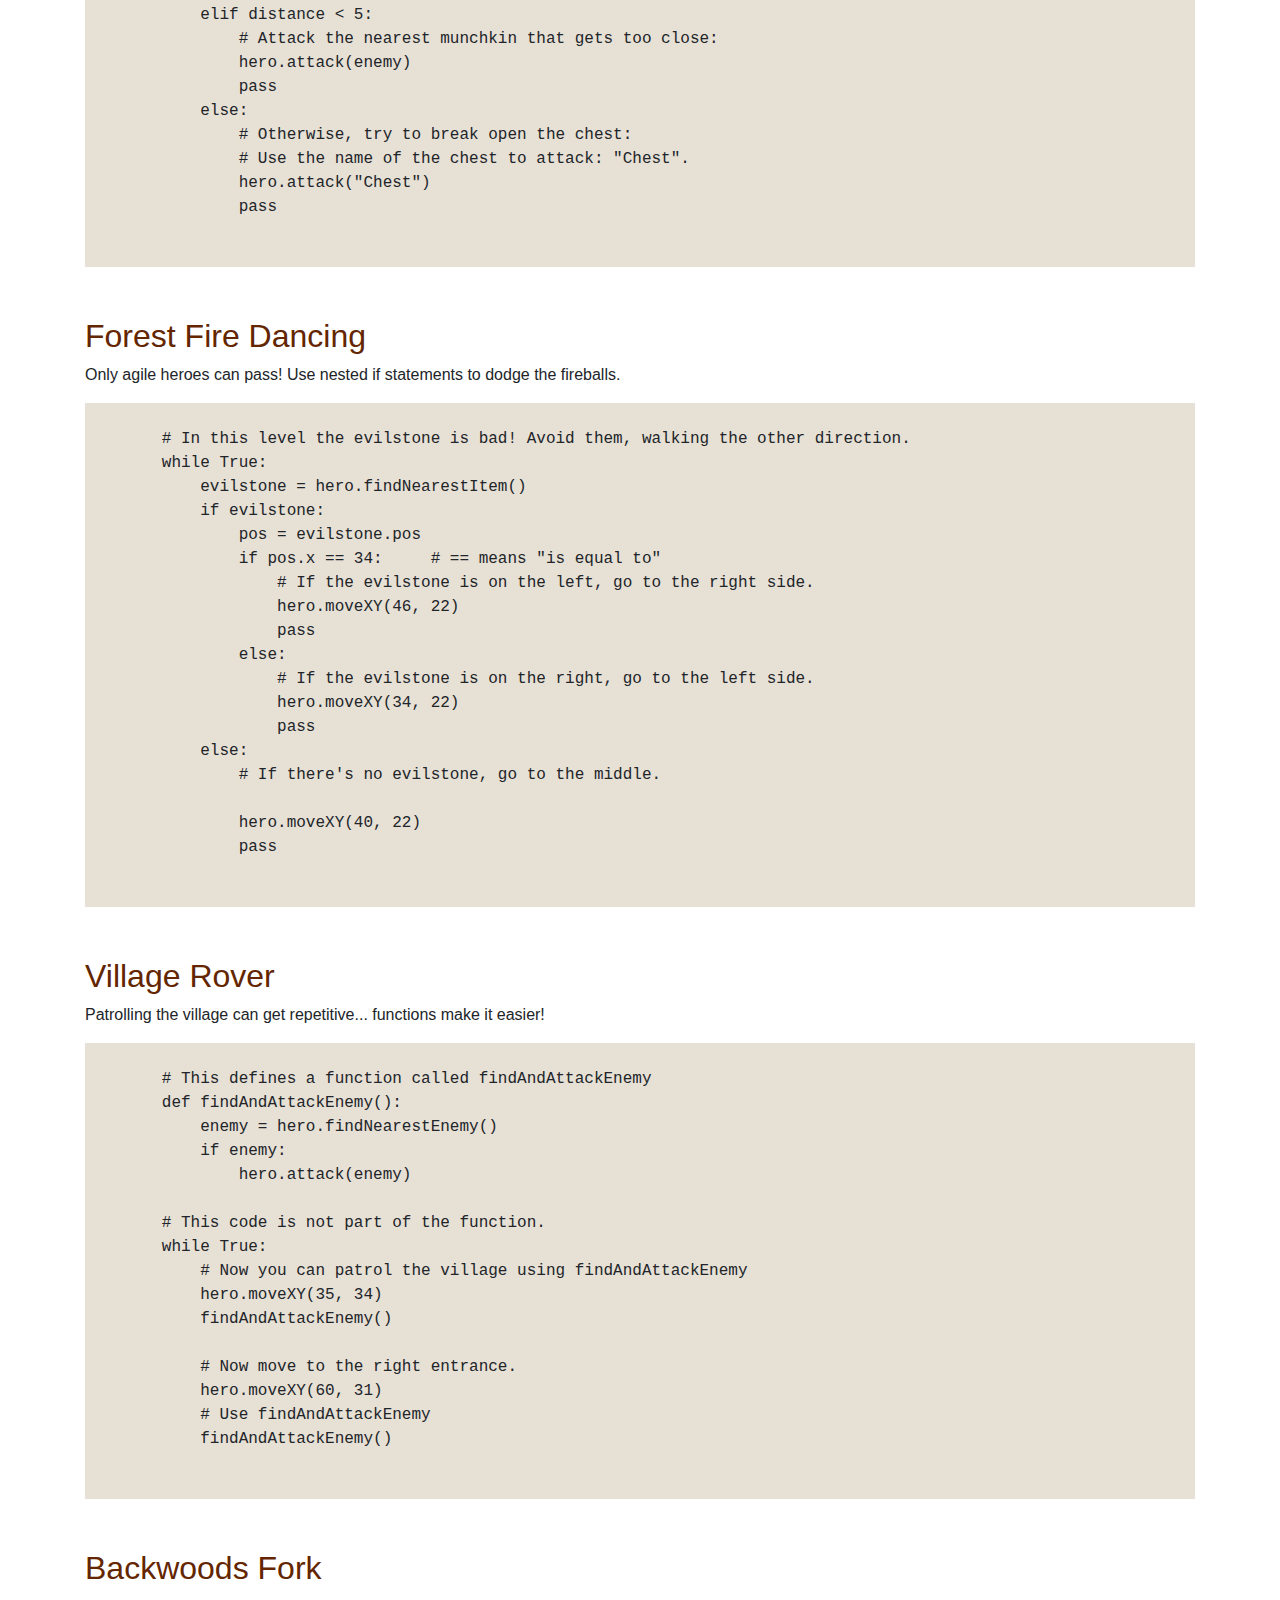
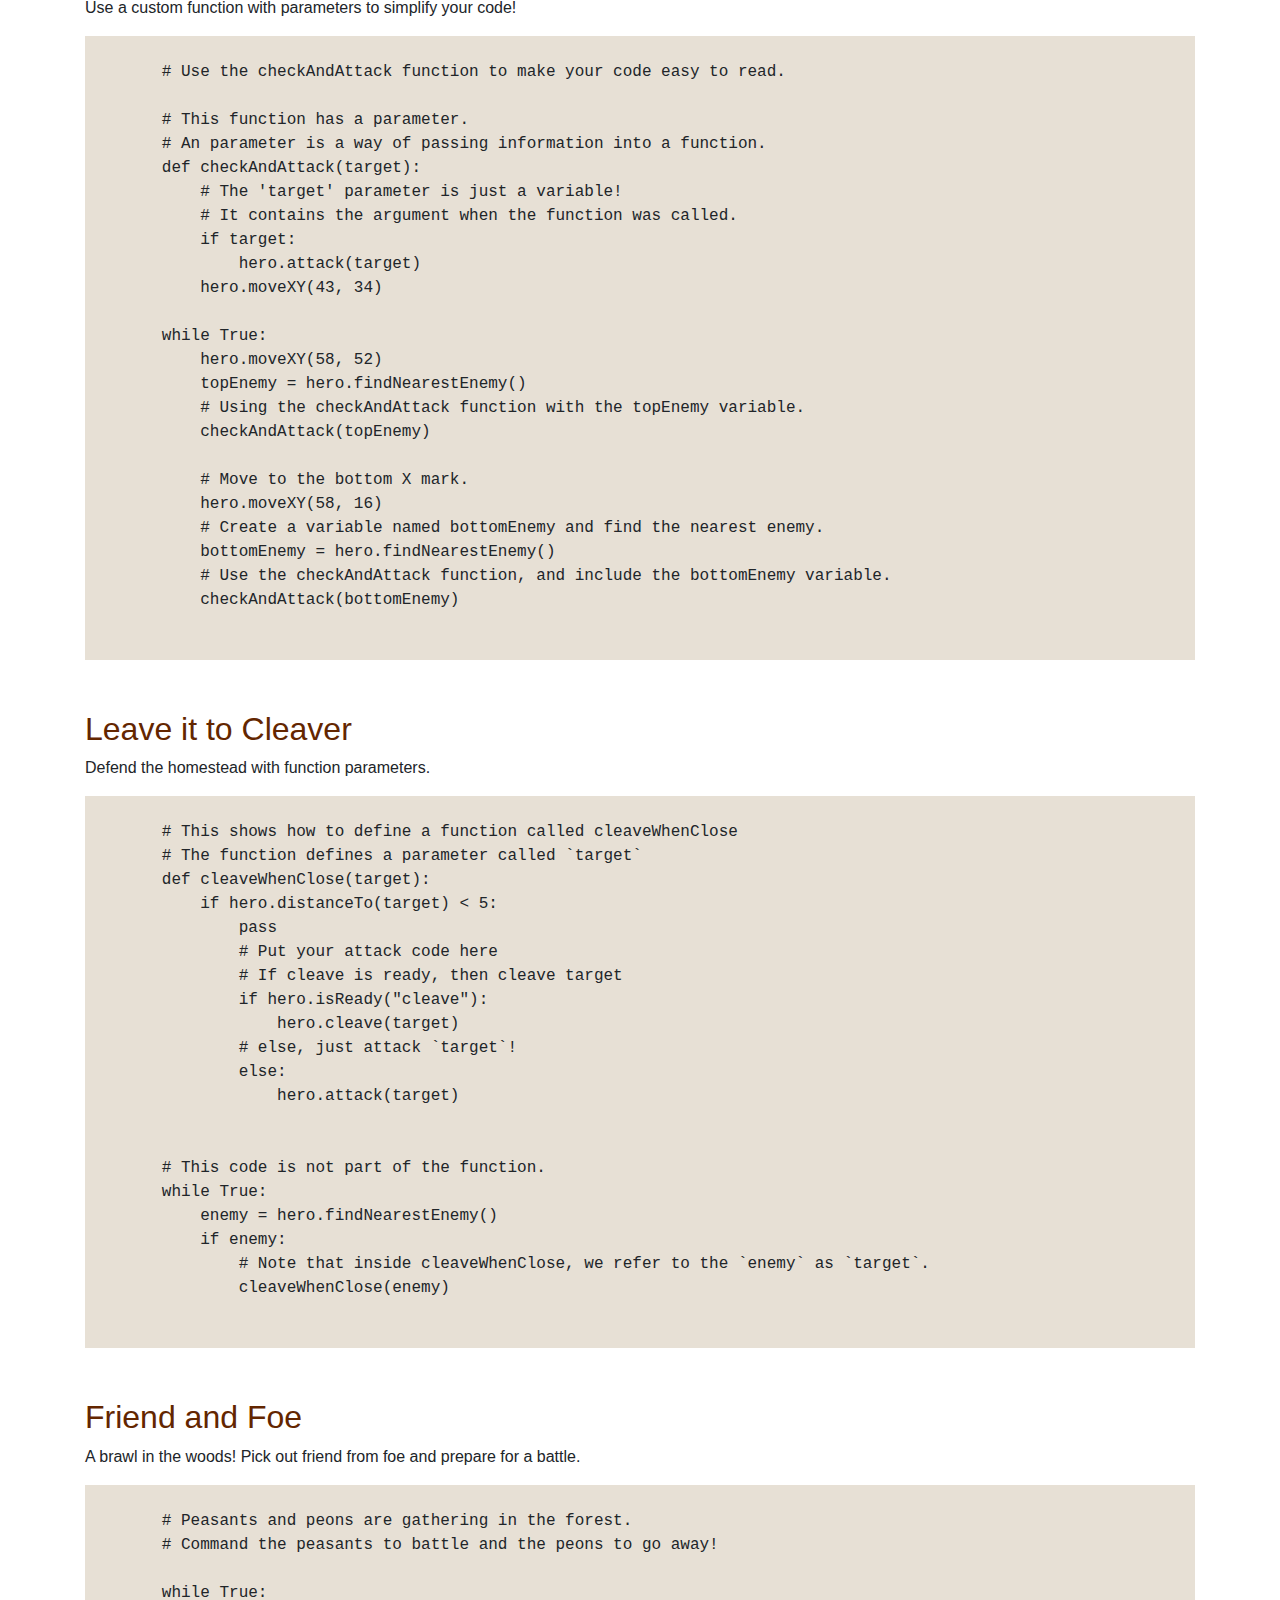
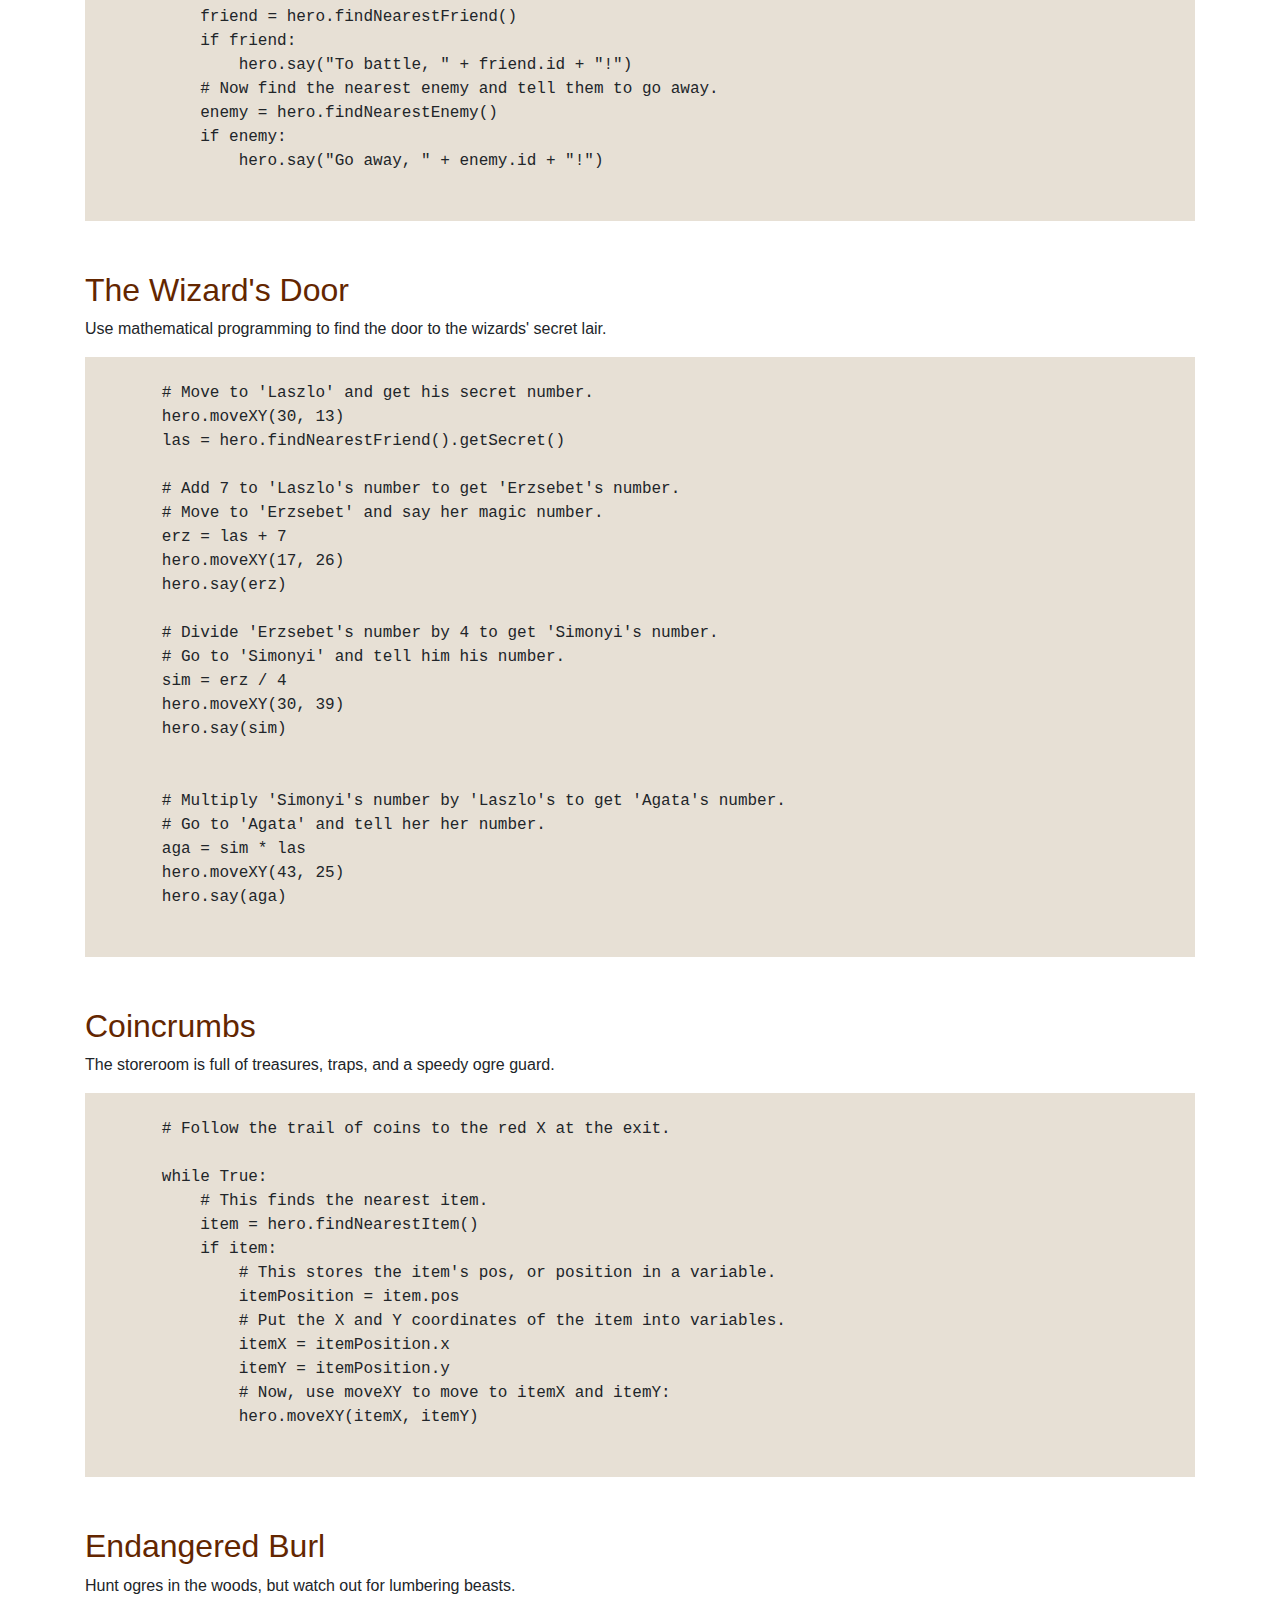
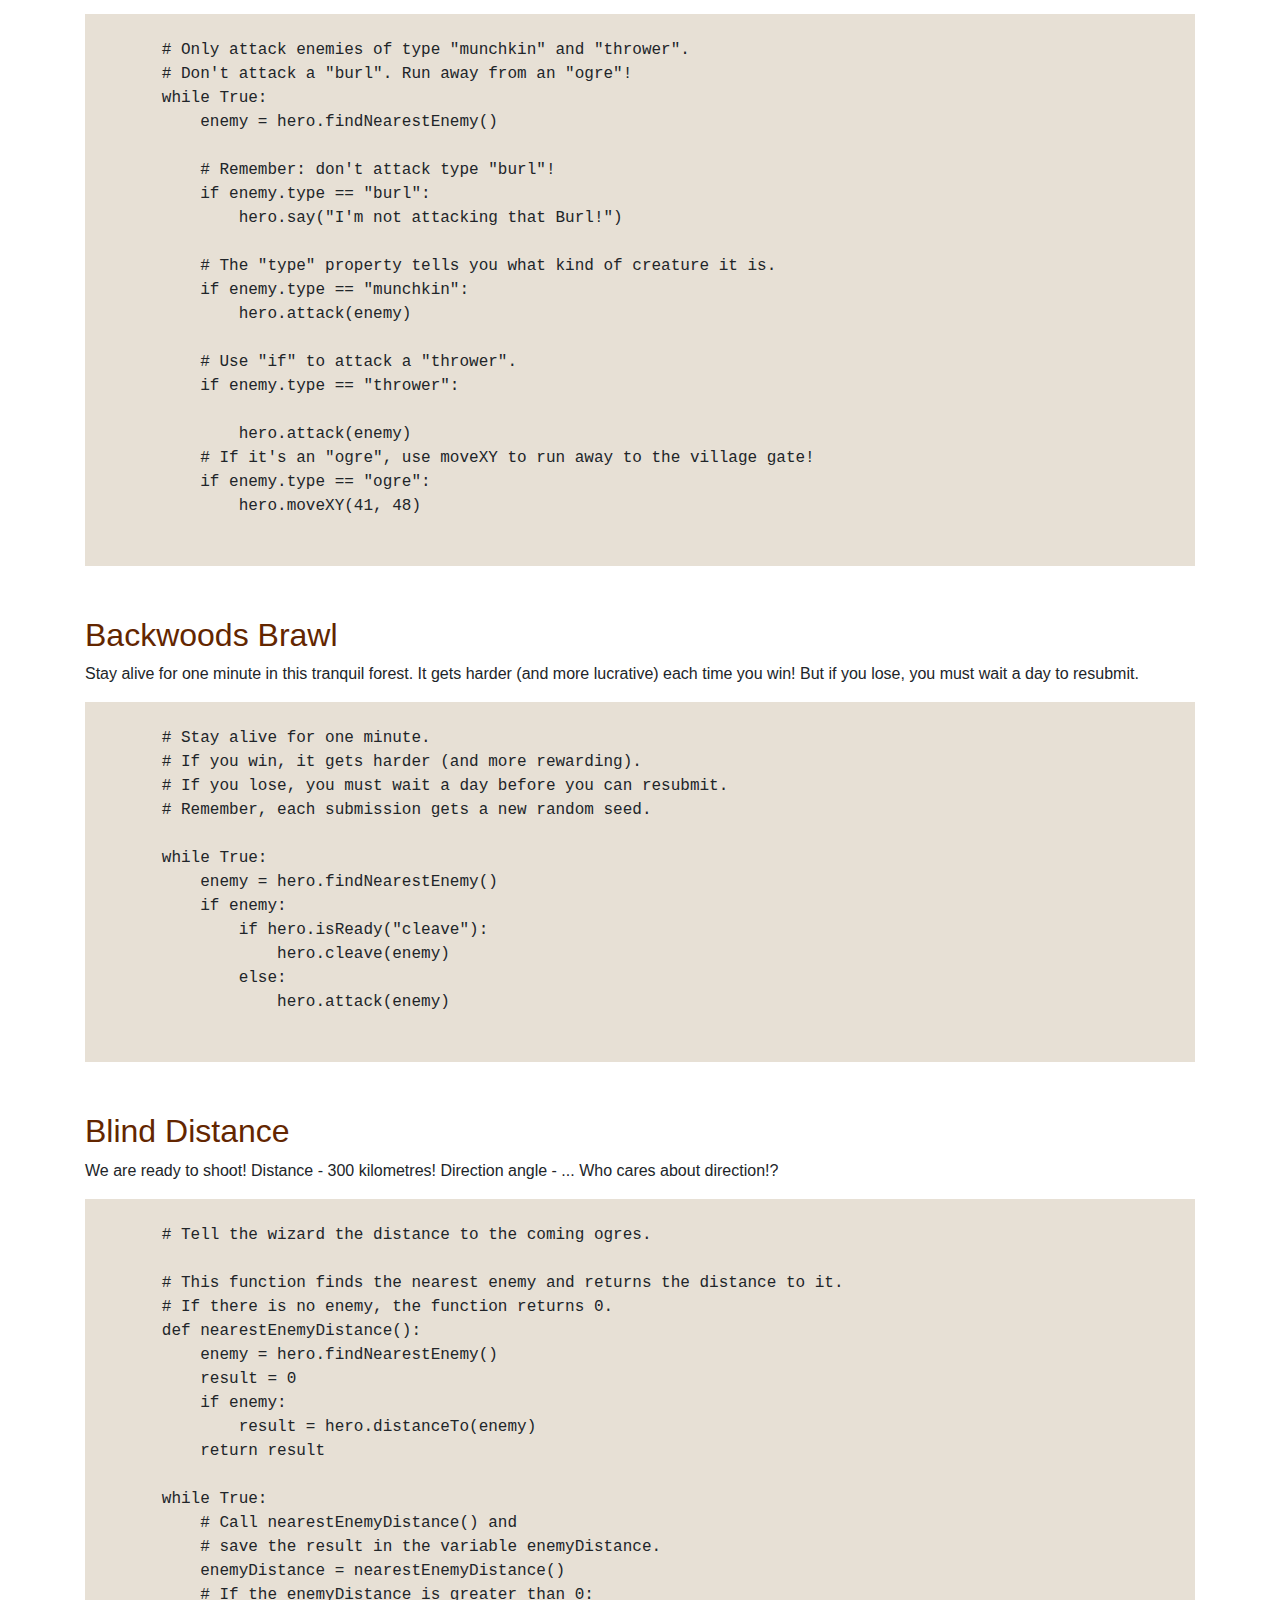
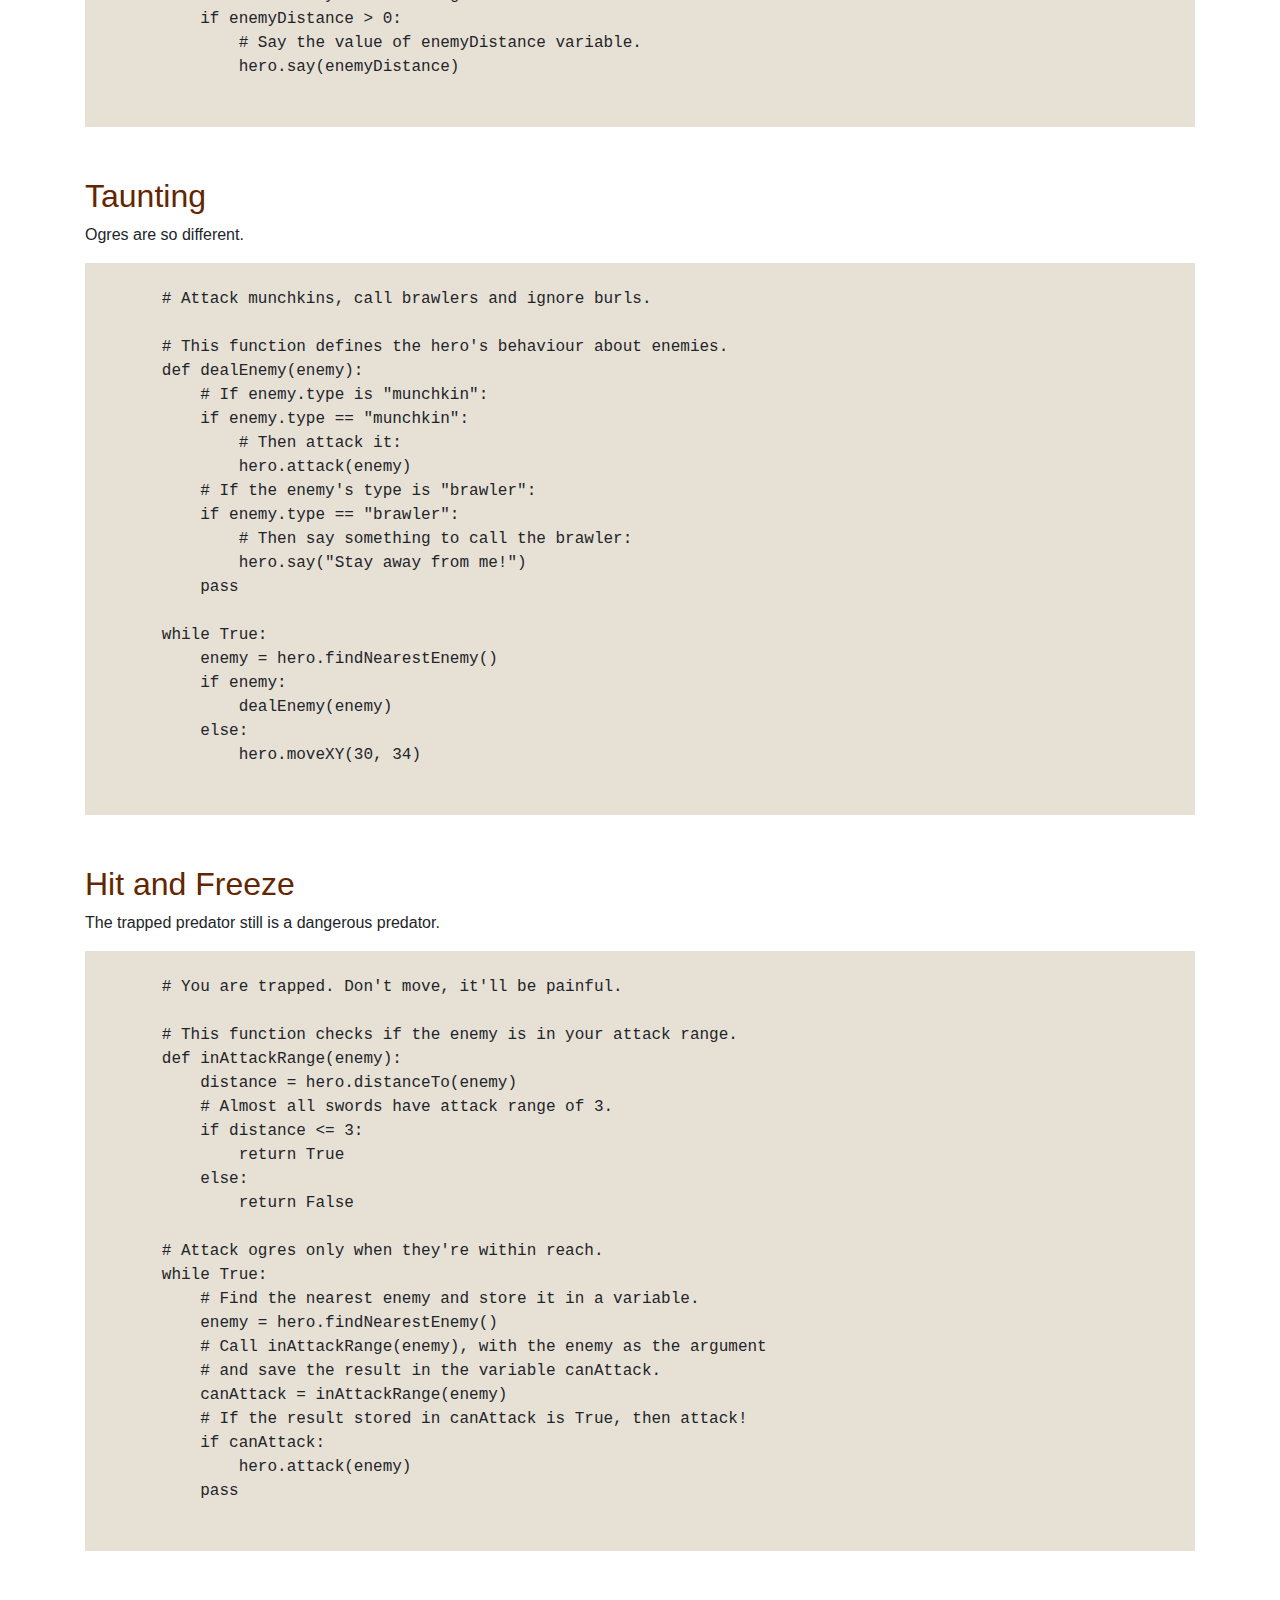
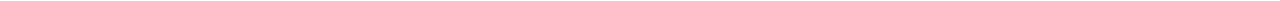
<file: course-guides/idv-cs2-free/index.html>
<!DOCTYPE html>
<html lang="zh-Hant-TW">
<head>
  <meta charset="utf-8">
  <meta http-equiv="X-UA-Compatible" content="IE=edge">
  <meta name="viewport" content="width=device-width, initial-scale=1, user-scalable=no, minimum-scale=1, maximum-scale=1">
  <meta name="description" content="我們是 CodeCombat 台灣粉絲團。CodeCombat 是很適合培養兒童及青少年之程式邏輯與編碼能力的遊戲式程式教學平台。全球已超過 500 萬名玩家，涵蓋超過 200 個國家。歡迎您關注台灣的推廣訊息。">
  <meta name="author" content="CodeCombat Taiwan">
  <title>獨立帳戶 - 計算機科學2 - 免費課程攻略 | CodeCombat 台灣粉絲團</title>
  <link rel="shortcut icon" href="/favicon.png">
  <link rel="apple-touch-icon" href="/img/apple-touch-icon.png">
  <link rel="stylesheet" href="/css/bootstrap.min.css">
  <link rel="stylesheet" href="https://fonts.googleapis.com/css?family=Days+One">
  <link rel="stylesheet" href="/css/main.css?1901161147">
  <link rel="canonical" href="https://codecombat.tw/">
</head>

<body>
  <div id="preloader">
    <div id="status">&nbsp;</div>
  </div>
  
  <nav class="navbar navbar-expand-md fixed-top navbar-main">
    <button class="navbar-toggler navbar-toggler-right" type="button" data-toggle="collapse" data-target="#home-menu" aria-controls="home-menu" aria-expanded="false" aria-label="Toggle navigation">
      <span class="navbar-toggler-icon"></span>
    </button>
    <a class="navbar-brand" href="/"><img src="/img/logo.png" class="img-logo"> <span>台灣粉絲團</span></a>

    <div class="collapse navbar-collapse" id="home-menu">
      <ul class="navbar-nav ml-auto">
        <li class="nav-item"><a class="nav-link" href="/">回到首頁</a></li>
        <li class="nav-item"><a class="nav-link" href="/course-guides/idv-cs1-free">計算機科學1</a></li>
      </ul>
    </div>
  </nav>

  <header class="page-header">
    <div class="container">
      <div class="jumbotron jumbotron-cover">
        <h1>獨立帳戶 - 計算機科學2 - 免費課程攻略 (Python)</h1>
        <p>提供 24 關攻略</p>
      </div>
    </div>
  </header>

  <div class="container">
    <section class="free-code">
      <h2 class="texti-main">Defense of Plainswood</h2>
      <p>Protect the peasant village of Plainswood from the ogres.</p>
      <div>
        <pre class="code-piece">
          <code>
        # Build two fences on the marks to keep the villagers safe!
        # Hover your mouse over the world to get X,Y coordinates.
        hero.moveUp()
        hero.buildXY("fence", 40, 52)
        hero.moveDown(2)
        hero.buildXY("fence", 40, 20)
          </code>
        </pre>
      </div>
    </section>

    <section class="free-code">
      <h2 class="texti-main">Winding Trail</h2>
      <p>Stay alive and navigate through the forest!</p>
      <div>
        <pre class="code-piece">
          <code>
        # Go to the end of the path and build a fence on the X
        # Use your moveXY(x, y) function.

        # It's the first point of the path.
        hero.moveXY(36, 59)
        # Move at the next points of the path.
        hero.moveXY(37, 13)
        # Build a fence to stop the ogre.
        hero.buildXY("fence", 72, 24)
          </code>
        </pre>
      </div>
    </section>

    <section class="free-code">
      <h2 class="texti-main">Woodland Cubbies</h2>
      <p>Navigate through the Backwoods Forest, but check every corner to ensure your safety.</p>
      <div>
        <pre class="code-piece">
          <code>
        # Navigate through the woods, but be on the lookout!
        # These forest cubbies may contain ogres!

        hero.moveXY(19, 33)
        enemy = hero.findNearestEnemy()
        # The if-statement will check if a variable has an ogre.
        if enemy:
            hero.attack(enemy)
            hero.attack(enemy)

        hero.moveXY(49, 51)
        enemy = hero.findNearestEnemy()
        if enemy:

            # Attack the enemy here:
            hero.attack(enemy)
            hero.attack(enemy)
            # `pass` statement is a placeholder. It does nothing and helps close if-statements.
            pass

        hero.moveXY(58, 14)
        enemy = hero.findNearestEnemy()
        # Use an if-statement to check if enemy exists:
        if enemy:
            # If enemy exists, attack it:
            hero.attack(enemy)
            hero.attack(enemy)
          </code>
        </pre>
      </div>
    </section>

    <section class="free-code">
      <h2 class="texti-main">Nine Gems</h2>
      <p>Collect all nine gems using at most four moveXY commands.</p>
      <div>
        <pre class="code-piece">
          <code>
        # Collect all the gems in 4 moveXY's or less!
        # Programmers need to think creatively!
        hero.moveXY(32, 48)
        hero.moveXY(67, 48)
        hero.moveXY(32, 15)
        hero.moveXY(32, 48)
          </code>
        </pre>
      </div>
    </section>

    <section class="free-code">
      <h2 class="texti-main">If-stravaganza</h2>
      <p>Surrounded on all sides by incoming ogres! Wait for the right time to attack, then strike!</p>
      <div>
        <pre class="code-piece">
          <code>
        # Defeat the ogres from within their own camp!
        while True:
            enemy = hero.findNearestEnemy()

            # Use an if-statement to check if an enemy exists:
            if enemy:
                # Attack the enemy if it exists:
                hero.attack(enemy)
                hero.attack(enemy)
          </code>
        </pre>
      </div>
    </section>

    <section class="free-code">
      <h2 class="texti-main">Back to Back</h2>
      <p>Patrol the village entrances, but stay defensive.</p>
      <div>
        <pre class="code-piece">
          <code>
        # Stay in the middle and defend!

        while True:
            enemy = hero.findNearestEnemy()
            if enemy:
                # Either attack the enemy...
                hero.attack(enemy)
                hero.attack(enemy)

                pass
            else:
                # ... or move back to your defensive position.
                hero.moveXY(40, 35)
                pass
          </code>
        </pre>
      </div>
    </section>

    <section class="free-code">
      <h2 class="texti-main">Woodland Cleaver</h2>
      <p>Use your new cleave ability to fend off munchkins.</p>
      <div>
        <pre class="code-piece">
          <code>
        # Use your new "cleave" skill as often as you can.

        hero.moveXY(23, 23)
        while True:

            enemy = hero.findNearestEnemy()
            if hero.isReady("cleave"):
                # Cleave the enemy!
                hero.cleave(enemy)
                pass
            else:
                # Else (if cleave isn't ready), do your normal attack.
                hero.attack(enemy)
                pass
          </code>
        </pre>
      </div>
    </section>

    <section class="free-code">
      <h2 class="texti-main">Dueling Grounds</h2>
      <p>Battle head-to-head against another hero in this basic beginner combat arena.</p>
      <div>
        <pre class="code-piece">
          <code>
        # Defeat the enemy hero in a duel!
        while True:
            # Find and attack the enemy inside a loop.
            # When you're done, submit to the multiplayer ladder!
            enemy = hero.findNearestEnemy()

            if hero.isReady("cleave"):
                hero.cleave(enemy)
            else:
                hero.attack(enemy)
          </code>
        </pre>
      </div>
    </section>

    <section class="free-code">
      <h2 class="texti-main">Backwoods Standoff</h2>
      <p>Yell and cleave your way to victory, like a real barbarian.</p>
      <div>
        <pre class="code-piece">
          <code>
        # Munchkins are attacking!
        # The swarms will come at regular intervals.
        # Whenever you can, cleave to clear the mass of enemies.

        while True:
            enemy = hero.findNearestEnemy()
            # Use an if-statement with isReady to check "cleave":
            if hero.isReady("cleave"):
                # Cleave!
                hero.cleave(enemy)
            # Else, if cleave is not ready:
            else:    
                # Attack the nearest ogre!
                hero.attack(enemy)
          </code>
        </pre>
      </div>
    </section>

    <section class="free-code">
      <h2 class="texti-main">Range Finder</h2>
      <p>Find the distance to targets. Artillery will do the rest!</p>
      <div>
        <pre class="code-piece">
          <code>
        # Ogres are scouting the forest!
        # Use the distanceTo method to find where the enemies are.
        # Say the distance for each enemy to tell the artillery where to fire!

        enemy1 = "Gort"
        distance1 = hero.distanceTo(enemy1)
        hero.say(distance1)

        enemy2 = "Smasher"
        distance2 = hero.distanceTo(enemy2)
        # Say the distance2 variable!

        hero.say(distance2)
        # Don't shoot at your friends!
        friend3 = "Charles"

        # The last ogre.
        enemy4 = "Gorgnub"
        # Find and say the distance to enemy4:
        distance4 = hero.distanceTo(enemy4)
        hero.say(distance4)
          </code>
        </pre>
      </div>
    </section>

    <section class="free-code">
      <h2 class="texti-main">Peasant Protection</h2>
      <p>Stay close to Victor.</p>
      <div>
        <pre class="code-piece">
          <code>
        while True:
            enemy = hero.findNearestEnemy()
            distance = hero.distanceTo(enemy)
            if distance < 10:
                # Attack if they get too close to the peasant.
                hero.attack(enemy)
                pass
            # Else, stay close to the peasant! Use else.
            else:
                hero.moveXY(40, 37)
          </code>
        </pre>
      </div>
    </section>

    <section class="free-code">
      <h2 class="texti-main">Maniac Munchkins</h2>
      <p>Defend yourself while munchkins attack! Break open a chest and take the spoils.</p>
      <div>
        <pre class="code-piece">
          <code>
        # Another chest in the field for the hero to break open!
        # Attack the chest to break it open.
        # Some munchkins won't stand idly by while you attack it!
        # Defend yourself when a munchkin gets too close.

        while True:
            enemy = hero.findNearestEnemy()
            distance = hero.distanceTo(enemy)
            if hero.isReady("cleave"):
                # First priority is to cleave if it's ready:
                hero.cleave(enemy)
                pass
            elif distance < 5:
                # Attack the nearest munchkin that gets too close:
                hero.attack(enemy)
                pass
            else:
                # Otherwise, try to break open the chest:
                # Use the name of the chest to attack: "Chest".
                hero.attack("Chest")
                pass
          </code>
        </pre>
      </div>
    </section>

    <section class="free-code">
      <h2 class="texti-main">Forest Fire Dancing</h2>
      <p>Only agile heroes can pass! Use nested if statements to dodge the fireballs.</p>
      <div>
        <pre class="code-piece">
          <code>
        # In this level the evilstone is bad! Avoid them, walking the other direction.
        while True:
            evilstone = hero.findNearestItem()
            if evilstone:
                pos = evilstone.pos
                if pos.x == 34:     # == means "is equal to"
                    # If the evilstone is on the left, go to the right side.
                    hero.moveXY(46, 22)
                    pass
                else:
                    # If the evilstone is on the right, go to the left side.
                    hero.moveXY(34, 22)
                    pass
            else:
                # If there's no evilstone, go to the middle.

                hero.moveXY(40, 22)
                pass
          </code>
        </pre>
      </div>
    </section>

    <section class="free-code">
      <h2 class="texti-main">Village Rover</h2>
      <p>Patrolling the village can get repetitive... functions make it easier!</p>
      <div>
        <pre class="code-piece">
          <code>
        # This defines a function called findAndAttackEnemy
        def findAndAttackEnemy():
            enemy = hero.findNearestEnemy()
            if enemy:
                hero.attack(enemy)

        # This code is not part of the function.
        while True:
            # Now you can patrol the village using findAndAttackEnemy
            hero.moveXY(35, 34)
            findAndAttackEnemy()
            
            # Now move to the right entrance.
            hero.moveXY(60, 31)
            # Use findAndAttackEnemy
            findAndAttackEnemy()
          </code>
        </pre>
      </div>
    </section>

    <section class="free-code">

      <h2 class="texti-main">Backwoods Fork</h2>
      <p>Use a custom function with parameters to simplify your code!</p>
      <div>
        <pre class="code-piece">
          <code>
        # Use the checkAndAttack function to make your code easy to read.

        # This function has a parameter.
        # An parameter is a way of passing information into a function.
        def checkAndAttack(target):
            # The 'target' parameter is just a variable!
            # It contains the argument when the function was called.
            if target:
                hero.attack(target)
            hero.moveXY(43, 34)

        while True:
            hero.moveXY(58, 52)
            topEnemy = hero.findNearestEnemy()
            # Using the checkAndAttack function with the topEnemy variable.
            checkAndAttack(topEnemy)

            # Move to the bottom X mark.
            hero.moveXY(58, 16)
            # Create a variable named bottomEnemy and find the nearest enemy.
            bottomEnemy = hero.findNearestEnemy()
            # Use the checkAndAttack function, and include the bottomEnemy variable.
            checkAndAttack(bottomEnemy)    
          </code>
        </pre>
      </div>
    </section>

    <section class="free-code">
      <h2 class="texti-main">Leave it to Cleaver</h2>
      <p>Defend the homestead with function parameters.</p>
      <div>
        <pre class="code-piece">
          <code>
        # This shows how to define a function called cleaveWhenClose
        # The function defines a parameter called `target`
        def cleaveWhenClose(target):
            if hero.distanceTo(target) < 5:
                pass
                # Put your attack code here
                # If cleave is ready, then cleave target
                if hero.isReady("cleave"):
                    hero.cleave(target)
                # else, just attack `target`!
                else:
                    hero.attack(target)


        # This code is not part of the function.
        while True:
            enemy = hero.findNearestEnemy()
            if enemy:
                # Note that inside cleaveWhenClose, we refer to the `enemy` as `target`.
                cleaveWhenClose(enemy)
          </code>
        </pre>
      </div>
    </section>

    <section class="free-code">
      <h2 class="texti-main">Friend and Foe</h2>
      <p>A brawl in the woods! Pick out friend from foe and prepare for a battle.</p>
      <div>
        <pre class="code-piece">
          <code>
        # Peasants and peons are gathering in the forest.
        # Command the peasants to battle and the peons to go away!

        while True:
            friend = hero.findNearestFriend()
            if friend:
                hero.say("To battle, " + friend.id + "!")
            # Now find the nearest enemy and tell them to go away.
            enemy = hero.findNearestEnemy()
            if enemy:
                hero.say("Go away, " + enemy.id + "!")
          </code>
        </pre>
      </div>
    </section>

    <section class="free-code">
      <h2 class="texti-main">The Wizard's Door</h2>
      <p>Use mathematical programming to find the door to the wizards' secret lair.</p>
      <div>
        <pre class="code-piece">
          <code>
        # Move to 'Laszlo' and get his secret number.
        hero.moveXY(30, 13)
        las = hero.findNearestFriend().getSecret()

        # Add 7 to 'Laszlo's number to get 'Erzsebet's number.
        # Move to 'Erzsebet' and say her magic number.
        erz = las + 7
        hero.moveXY(17, 26)
        hero.say(erz)

        # Divide 'Erzsebet's number by 4 to get 'Simonyi's number.
        # Go to 'Simonyi' and tell him his number.
        sim = erz / 4
        hero.moveXY(30, 39)
        hero.say(sim)


        # Multiply 'Simonyi's number by 'Laszlo's to get 'Agata's number.
        # Go to 'Agata' and tell her her number.
        aga = sim * las
        hero.moveXY(43, 25)
        hero.say(aga)
          </code>
        </pre>
      </div>
    </section>

    <section class="free-code">
      <h2 class="texti-main">Coincrumbs</h2>
      <p>The storeroom is full of treasures, traps, and a speedy ogre guard.</p>
      <div>
        <pre class="code-piece">
          <code>
        # Follow the trail of coins to the red X at the exit.

        while True:
            # This finds the nearest item.
            item = hero.findNearestItem()
            if item:
                # This stores the item's pos, or position in a variable.
                itemPosition = item.pos
                # Put the X and Y coordinates of the item into variables.
                itemX = itemPosition.x
                itemY = itemPosition.y
                # Now, use moveXY to move to itemX and itemY:
                hero.moveXY(itemX, itemY)
          </code>
        </pre>
      </div>
    </section>

    <section class="free-code">
      <h2 class="texti-main">Endangered Burl</h2>
      <p>Hunt ogres in the woods, but watch out for lumbering beasts.</p>
      <div>
        <pre class="code-piece">
          <code>
        # Only attack enemies of type "munchkin" and "thrower".
        # Don't attack a "burl". Run away from an "ogre"!
        while True:
            enemy = hero.findNearestEnemy()
            
            # Remember: don't attack type "burl"!
            if enemy.type == "burl":
                hero.say("I'm not attacking that Burl!")
            
            # The "type" property tells you what kind of creature it is.
            if enemy.type == "munchkin":
                hero.attack(enemy)
            
            # Use "if" to attack a "thrower".
            if enemy.type == "thrower":

                hero.attack(enemy)
            # If it's an "ogre", use moveXY to run away to the village gate!
            if enemy.type == "ogre":
                hero.moveXY(41, 48)
          </code>
        </pre>
      </div>
    </section>

    <section class="free-code">
      <h2 class="texti-main">Backwoods Brawl</h2>
      <p>Stay alive for one minute in this tranquil forest. It gets harder (and more lucrative) each time you win! But if you lose, you must wait a day to resubmit.</p>
      <div>
        <pre class="code-piece">
          <code>
        # Stay alive for one minute.
        # If you win, it gets harder (and more rewarding).
        # If you lose, you must wait a day before you can resubmit.
        # Remember, each submission gets a new random seed.

        while True:
            enemy = hero.findNearestEnemy()
            if enemy:
                if hero.isReady("cleave"):
                    hero.cleave(enemy)
                else:
                    hero.attack(enemy)
          </code>
        </pre>
      </div>
    </section>

    <section class="free-code">
      <h2 class="texti-main">Blind Distance</h2>
      <p>We are ready to shoot! Distance - 300 kilometres! Direction angle - ... Who cares about direction!?</p>
      <div>
        <pre class="code-piece">
          <code>
        # Tell the wizard the distance to the coming ogres.

        # This function finds the nearest enemy and returns the distance to it.
        # If there is no enemy, the function returns 0.
        def nearestEnemyDistance():
            enemy = hero.findNearestEnemy()
            result = 0
            if enemy:
                result = hero.distanceTo(enemy)
            return result

        while True:
            # Call nearestEnemyDistance() and
            # save the result in the variable enemyDistance.
            enemyDistance = nearestEnemyDistance()
            # If the enemyDistance is greater than 0: 
            if enemyDistance > 0:
                # Say the value of enemyDistance variable.
                hero.say(enemyDistance)
          </code>
        </pre>
      </div>
    </section>

    <section class="free-code">
      <h2 class="texti-main">Taunting</h2>
      <p>Ogres are so different.</p>
      <div>
        <pre class="code-piece">
          <code>
        # Attack munchkins, call brawlers and ignore burls.

        # This function defines the hero's behaviour about enemies.
        def dealEnemy(enemy):
            # If enemy.type is "munchkin":
            if enemy.type == "munchkin":
                # Then attack it:
                hero.attack(enemy)
            # If the enemy's type is "brawler":
            if enemy.type == "brawler":
                # Then say something to call the brawler:
                hero.say("Stay away from me!")
            pass

        while True:
            enemy = hero.findNearestEnemy()
            if enemy:
                dealEnemy(enemy)
            else:
                hero.moveXY(30, 34)
          </code>
        </pre>
      </div>
    </section>

    <section class="free-code">
      <h2 class="texti-main">Hit and Freeze</h2>
      <p>The trapped predator still is a dangerous predator.</p>
      <div>
        <pre class="code-piece">
          <code>
        # You are trapped. Don't move, it'll be painful.

        # This function checks if the enemy is in your attack range.
        def inAttackRange(enemy):
            distance = hero.distanceTo(enemy)
            # Almost all swords have attack range of 3.
            if distance <= 3:
                return True
            else:
                return False

        # Attack ogres only when they're within reach.
        while True:
            # Find the nearest enemy and store it in a variable.
            enemy = hero.findNearestEnemy()
            # Call inAttackRange(enemy), with the enemy as the argument
            # and save the result in the variable canAttack.
            canAttack = inAttackRange(enemy)
            # If the result stored in canAttack is True, then attack!
            if canAttack:
                hero.attack(enemy)
            pass
          </code>
        </pre>
      </div>
    </section>
       
  </div>

  <script src="/js/jquery.min.js"></script>
  <script src="/js/bootstrap.min.js"></script>
  <script src="/js/jquery.touchSwipe.min.js"></script>
  <script src="/js/main.js?1812170943"></script>
</body>
</html>
</file>
<file: css/main.css>
body, input, button, select, textarea {
    font-family: "Helvetica Neue",Helvetica,Arial,"Microsoft JhengHei","Microsoft YaHei",Meiryo,"Meiryo UI",sans-serif;
    /*font-family: "Microsoft JhengHei", "Microsoft YaHei", Meiryo, "Meiryo UI", sans-serif;*/
}

h1,h2,h3,h4,h5,h6 { font-weight:normal; }

html {
    position: relative;
    min-height: 100%;
}

body {
    background-color: #fff;
    margin-bottom: 40px;
}

a:link,
a:visited,
a:hover,
a:active {
    text-decoration: none;
}

a:hover,
a:active {
    color: #0270e6;
}

footer {
    color: #fff;
    position: absolute;
    margin-bottom: 0;
    width: 100%;
    background-color: #311201;
}

footer a:link,
footer a:visited,
footer a:hover,
footer a:active {
    color: #eee;
    text-decoration: none;
}

footer a:hover,
footer a:active {
    color: #f0cf0e;
}

footer h4 {
    color: #eda01d;
    margin: 10px 0;
}

footer hr {
    border: none;
    height: 1px;
    width: 50%;
    color: #eee;
    background-color: #eee;
}

footer .container {
    padding: 20px;
}

footer .container .links {
    margin-bottom: 20px;
}

footer .container p {
    margin: 6px 0;
}

footer .copy-right {
    font-size: 16px;
    color: #eee;
    width: 100%;
    background-color: #311201;
}

.navbar-main {
    height: 60px;
    background-color: #fff !important;
    border-bottom: solid 1px #632600;
}

.navbar-main .navbar-collapse { 
    /* https://css-tricks.com/viewport-sized-typography/ */
    max-height: 100vh !important;
    overflow-x: hidden !important; 
    background-color: transparent;
}

.navbar-main .navbar-toggler {
    padding: 3px 8px 2px 8px;
    background-color: #632600;
}

.navbar-main .navbar-brand {
    /*main color*/
    color: #cf6d09 !important;
}

.navbar-main .navbar-toggler {
    border: solid 1px #632600 !important;
    border-radius: 0px;
}

.navbar-main .navbar-toggler-icon {
    width: 28px;
    background-image: url("data:image/svg+xml;charset=utf8,%3Csvg viewBox='0 0 32 32' xmlns='http://www.w3.org/2000/svg'%3E%3Cpath stroke='rgba(250, 250, 250, 1)' stroke-width='2' stroke-linecap='round' stroke-miterlimit='10' d='M4 8h24M4 16h24M4 24h24'/%3E%3C/svg%3E");
}

.navbar-main .nav-item .nav-link {
    color: #262626 !important;
    margin: 0 6px;
}

.navbar-main .nav-item .nav-link:hover {
    background-color: #e99511;
    color: #fff !important;
    border-radius: 3px;
}

.navbar-main .nav-item .nav-link.btn {
    color: #fff !important;
}

.navbar-main .nav-item .nav-link.nav-home {
    color: #ffdb87 !important;
}

.navbar-main .nav-item .nav-link.nav-home:hover {
    color: #ffce44 !important;
}

.navbar-main .nav-item.blank-item {
    color: transparent;
}

.navbar-brand span {
    vertical-align: middle;
    font-weight: bold;
}

.img-logo {
    height: 30px;
    vertical-align: middle;
    margin: 0 5px 0 10px;
    border-radius: 3px;
}

.img-park {
    width: 240px;
    margin: 0 auto;
}

/* font styles */
.font-sm {
    font-size: 14px;
}

.font-md {
    font-size: 15px;
}

.font-lg {
    font-size: 16px;
}

.texti-main {
    color: #632600;
}

.texti-error {
    color: #cc4444;
}

.form-control {
    box-shadow: none;
}

.form-control:focus {
    box-shadow: none;
}

/* preloader */
#preloader {
    position: fixed;
    top: 0;
    left: 0;
    right: 0;
    bottom: 0;
    background-color: #fff;
    z-index: 9999;
}

/* preloader status */
#status {
    width: 200px;
    height: 200px;
    position: absolute;
    left: 50%;
    top: 50%;
     background-image: url('/img/preloader.gif'); 
    background-repeat: no-repeat;
    background-position: center;
    margin: -100px 0 0 -100px;
}

#po-carousel .carousel-item img {
    width: 100%;
}

#po-carousel .carousel-caption {
    margin-bottom: 4vw;
}

#po-carousel .carousel-caption h2,
#po-carousel .carousel-caption h3 {
    text-shadow: 1px 1px #333;
}

#po-carousel .carousel-caption h2 {
    font-size: 3vw;
}

#po-carousel .carousel-caption h3 {
    font-size: 2vw;
}

#po-carousel .carousel-caption p {
    margin-bottom: 80px;
}

.overlay {
    position: absolute;
    width: 100%;
    height: 100%;
    z-index: 2;
    background-color: #080d15;
    opacity: 0.3;
}

.section-id {
    padding: 5px 0;
}

/* custom jumbotron */
.jumbotron-main,
.jumbotron-section,
.jumbotron-lineat,
.jumbotron-facebook,
.jumbotron-dark {
    color: #fff;
    margin-top: 60px;
    padding: 30px 10px 20px 10px;
    text-align: center;
    font-weight: bold;
}

.jumbotron-main h2,
.jumbotron-section h2,
.jumbotron-lineat h2,
.jumbotron-facebook h2,
.jumbotron-dark h2 {
    font-size: 32px !important;
}

.jumbotron-main {
    color: #f0cf0e;
    background-color: #311201;
}

.jumbotron-lineat {
    background-color: #01a201;
}

.jumbotron-facebook {
    background-color: #4a67a5;
}

.jumbotron-dark {
    background-color: #282923;
}

.page-header {
    background-color: #311201;
    background: -webkit-linear-gradient(#311201, #8e5b3e);
    background: -o-linear-gradient(#311201, #8e5b3e);
    background: -moz-linear-gradient(#311201, #8e5b3e);
    background: linear-gradient(#311201, #8e5b3e);
}

.jumbotron-cover {
    color: #fff;
    margin-top: 60px;
    background-color: transparent;
}

.jumbotron-cover h1 {
    margin-top: 30px;
}

.jumbotron-cover p {
    font-size: 20px;
}

/* jumbotron-section */
.jumbotron-section  {
    color: #202020;
    background-color: transparent;
}

.jumbotron-section h1 + hr {
    border: none;
    height: 3px;
    width: 100px;
    color: #303030;
    background-color: #303030;
}

.po-section {
    margin: 30px 0;
}

.po-section h2 {
    font-size: 32px;
}

.po-section h3 {
    font-size: 24px;
}

.po-section h3 span.badge {
    color: #fff;
    font-size: 28px;
    padding: 15px 20px;
    margin: 30px 0;
    border-radius: 0;
}

.po-section h4 {
    font-size: 22px;
}

.po-section .card {
    border: 1px solid transparent;
}

.po-section .card p {
    margin: 20px 40px;
}

.po-section .container {
    padding-top: 20px !important;
}

.po-section .ans-body {
    margin: 40px 0;
    padding: 30px 5%;
    background-color: #f5f2ec;
}

.po-section .ans-body p {
    line-height: 32px;
}

.po-section p.caption {
    font-size: 24px;
}

.po-section p {
    font-size: 18px;
}

.po-section img.img-fluid {
    box-shadow: 0 4px 8px 0 rgba(0, 0, 0, 0.3), 0 6px 20px 0 rgba(0, 0, 0, 0.3);
    margin-bottom: 40px;
}

.po-section.news p i {
    font-size: 3em;
}

.po-section.news ol li {
    font-size: 18px;
    padding: 8px 0;
}

.po-section.news .piece {
    margin-bottom: 30px;
}

.po-section .card-header {
    background-color: #b25c32;
}

.po-section .card-header-tutors {
    padding: 20px 0;
}

.po-section .ans-body {
    color: #222;
    font-size: 18px;
}

.po-section .ans-body span {
    color: #007acc;
}

.po-section .card-header .btn {
    color: #ffdfd0;
    font-size: 20px;
}

.po-section .card-header .btn:hover,
.po-section .card-header .btn:focus {
    color: #fff;
    font-size: 24px;
    transition: all 600ms;
    text-decoration: none;
}

ul.outline {
    list-style-type: square;
    font-size: 18px;
}

.icon-class:hover {
    cursor: pointer;
}

.icon-text {
    font-size: 24px;
    font-family: "Days One", sans-serif,"Microsoft JhengHei";
    margin-bottom: 40px;
}

.accept-terms {
    margin: 30px 2px;
}

.card,
.card-heading,
.form-control {
    border-radius: 0px;
}

.form-control {
	height: 42px;
	line-height: 42px;
}

.form-signin {
    padding: 5px;
    margin: 0 auto;
}

.form-signin h3 {
    font-size: 18px;
}

.form-signin .form-control {
	font-size: 16px;
}

.form-signin .form-control:focus {
    z-index: 2;
}

.signin-role {
    margin-bottom: 30px;
}

.card-signin {
    border-color: #5cb85c;
    margin-top: 100px;
}

.card-signin .card-header {
    border-color: #5cb85c;
    color: #fff;
    background-color: #5cb85c;
    border-radius: 0;
    padding: 6px 0;
}
.card-signin .card-header h1 {
    margin: 0;
}

.card-header h1 {
    padding: 15px 0px;
    font-size: 32px;
}

.card-body h2 {
    font-size: 24px;
}

.text-error {
    color: #cc4444;
}

.btn-signin,
.btn-signin:focus,
.btn-signin:active,
.btn-signin.active  {
    color: #fff;
    background-color: #565656;
    border-color: #565656;
    margin: 20px 0;
}

.btn-signin:hover {
    color: #fff;
    background-color: #484848;
    border-color: #484848;
}

.btn-byfacebook {
    color: #fff;
}

.btn-byfacebook,
.btn-byfacebook:focus,
.btn-byfacebook:active {
    color: #fff;
    background-color: #4a67a5;
    border-color: #4a67a5;
}

.btn-byfacebook:hover {
    color: #fff;
    background-color: #3a5795;
    border-color: #3a5795;
}

.courses-area {
    margin-top: 30px;
    text-align: center;
}

.courses-area .card {
    border: solid 1px transparent;
}

.courses-area .course-category {
    margin: 20px 0;
    border-bottom: solid 1px #666;
}

.courses-area .course-item {
    text-align: left;
}

.courses-area h4 {
    margin: 0 0 20px 0;
}

.courses-area .course-item p {
    font-size: 16px;
    color: #666;
}

.courses-area .course-item p span {
    color: #3367d6;
}

/* modal-custom  */
.modal-custom {
    border-radius: 0;
}

.modal-custom .modal-content {
    border: 3px solid #128c2e;
    border-radius: 0;
}

.modal-custom .modal-header,
.modal-custom .modal-body,
.modal-custom .modal-footer {
    background-color: #fff;
}

.modal-custom .modal-header {
    color: #e99511;
    padding: 9px 15px;
    background-color: #e99511;
    border-radius: 0;
}

.modal-custom .modal-header .modal-title {
    color: #fff;
}

.modal-custom .modal-footer {
    border: 1px solid transparent;
}

.modal-custom .close {
    float: right;
    font-size: 36px;
    font-weight: 400;
    line-height: 1;
    color: #eee;
    text-shadow: 0 0 0 transparent;
    filter: alpha(opacity=100);
    opacity: 1;
}

.modal-custom .close:hover,
.modal-custom .close:focus {
    color: #fff;
    text-decoration: none;
    cursor: pointer;
    filter: alpha(opacity=100);
    opacity: 1;
}

.modal-custom span.badge {
    font-size: 24px;
    border-radius: 0;
    font-weight: normal;
    padding: 15px 20px;
}

section.free-code {
    margin-bottom: 50px;
}

pre.code-piece {
    font-size: 16px;
    background-color: #e7e0d5;
}

@media (max-width:767px) {
    .navbar-main .navbar-collapse { 
        margin: 0px -30px;
        width: 100%;
        /*background-color: #632600;*/
        background-color: #363636;
    }
    .navbar-main .nav-item .nav-link,
    .navbar-main .nav-item .nav-link:hover {
        text-align: center;
        font-size: 18px;
        color: #fff !important;
        margin: 6px 40px 0px 40px;
    }

    .navbar-main .nav-item .nav-link.btn {
        margin-top: 20px;
    }

    .navbar-main li.nav-item:last-child .nav-link.btn,
    .navbar-main li.nav-item:last-child .nav-link {
        margin-bottom: 40px;
    }

    #po-carousel {
        margin-top: 60px;
    }

    #po-carousel .carousel-caption h2,
    #po-carousel .carousel-caption h3 {
        margin-bottom: 10px;
    }

    #po-carousel .carousel-caption h2 {
        font-size: 5vw;
    }

    #po-carousel .carousel-caption h3 {
        font-size: 4vw;
    }

    #po-carousel .carousel-caption p {
        margin-bottom: 10px;
    }

    .jumbotron-cover p,
    .po-section p,
    .po-section li {
        font-size: 20px;
        line-height: 32px;
    }

    .modal-custom .close {
        font-size: 30px;
        line-height: 24px;
    }
}
</file>
